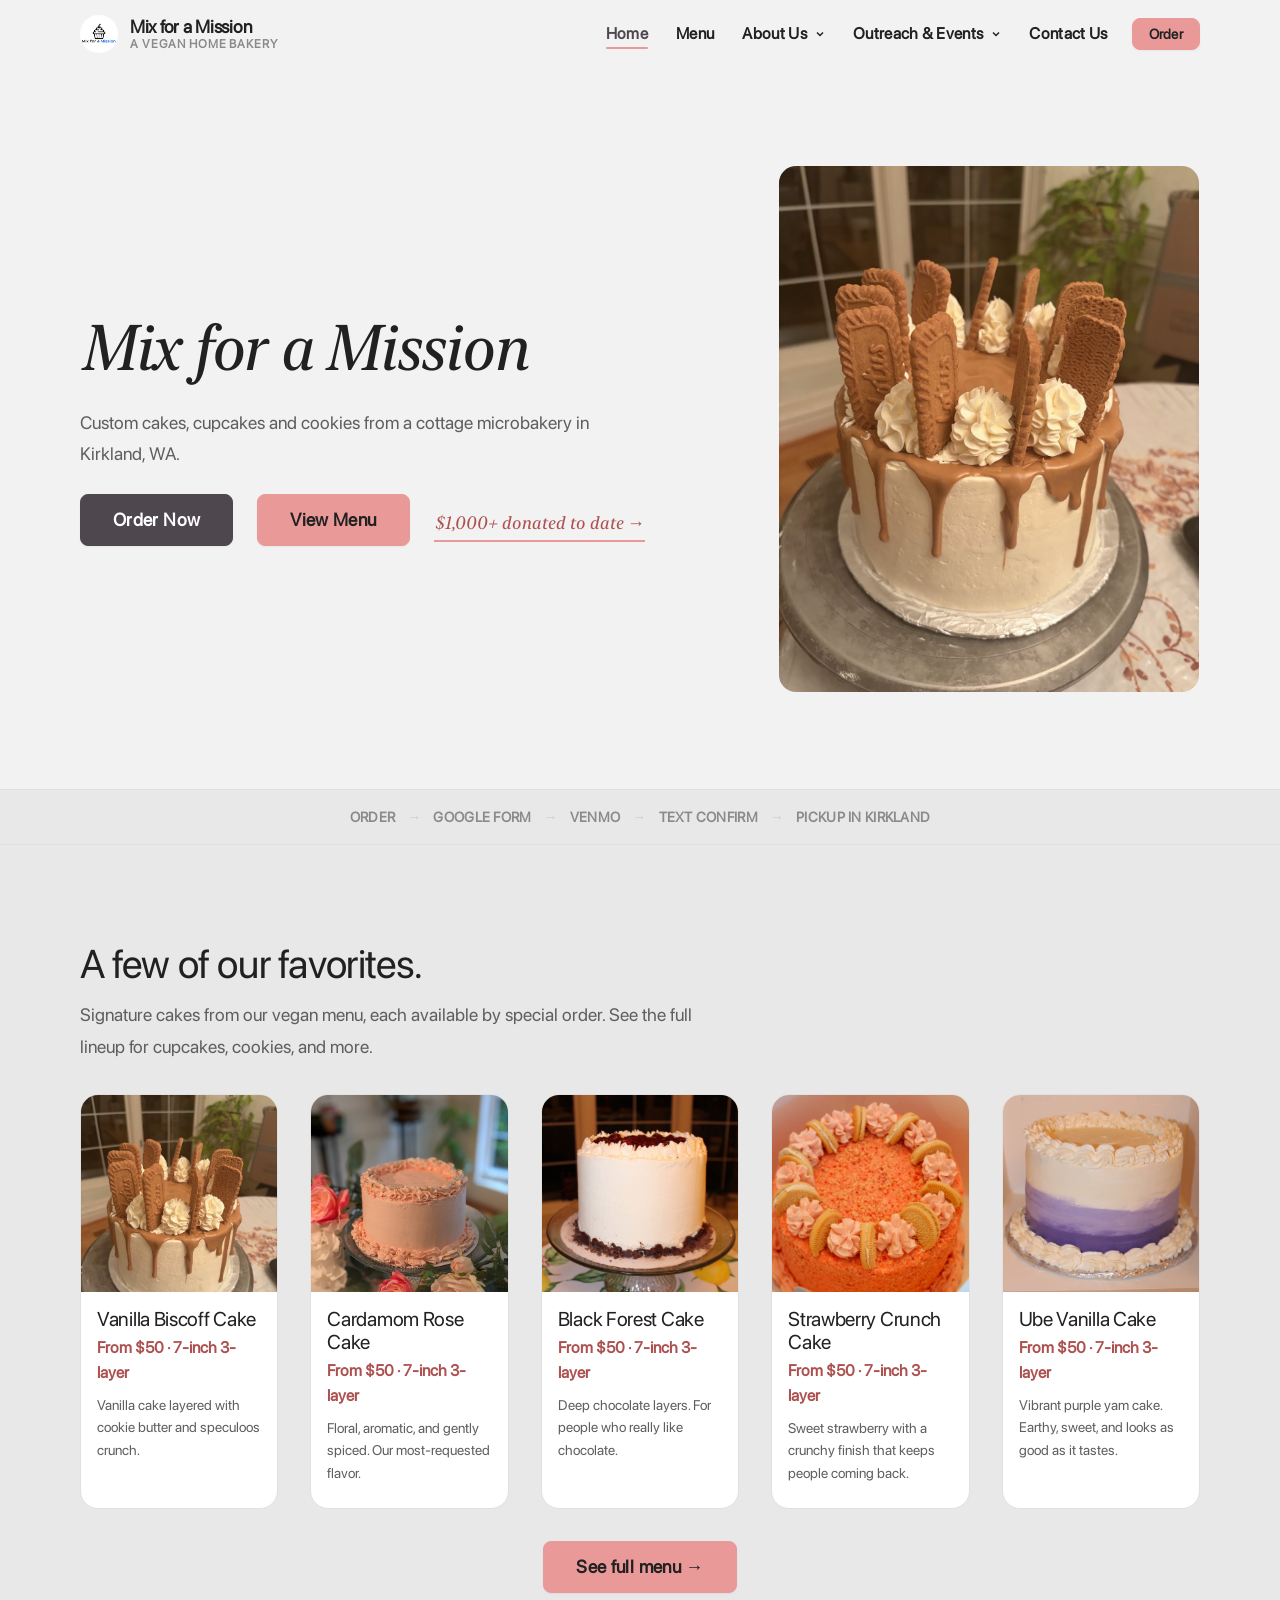
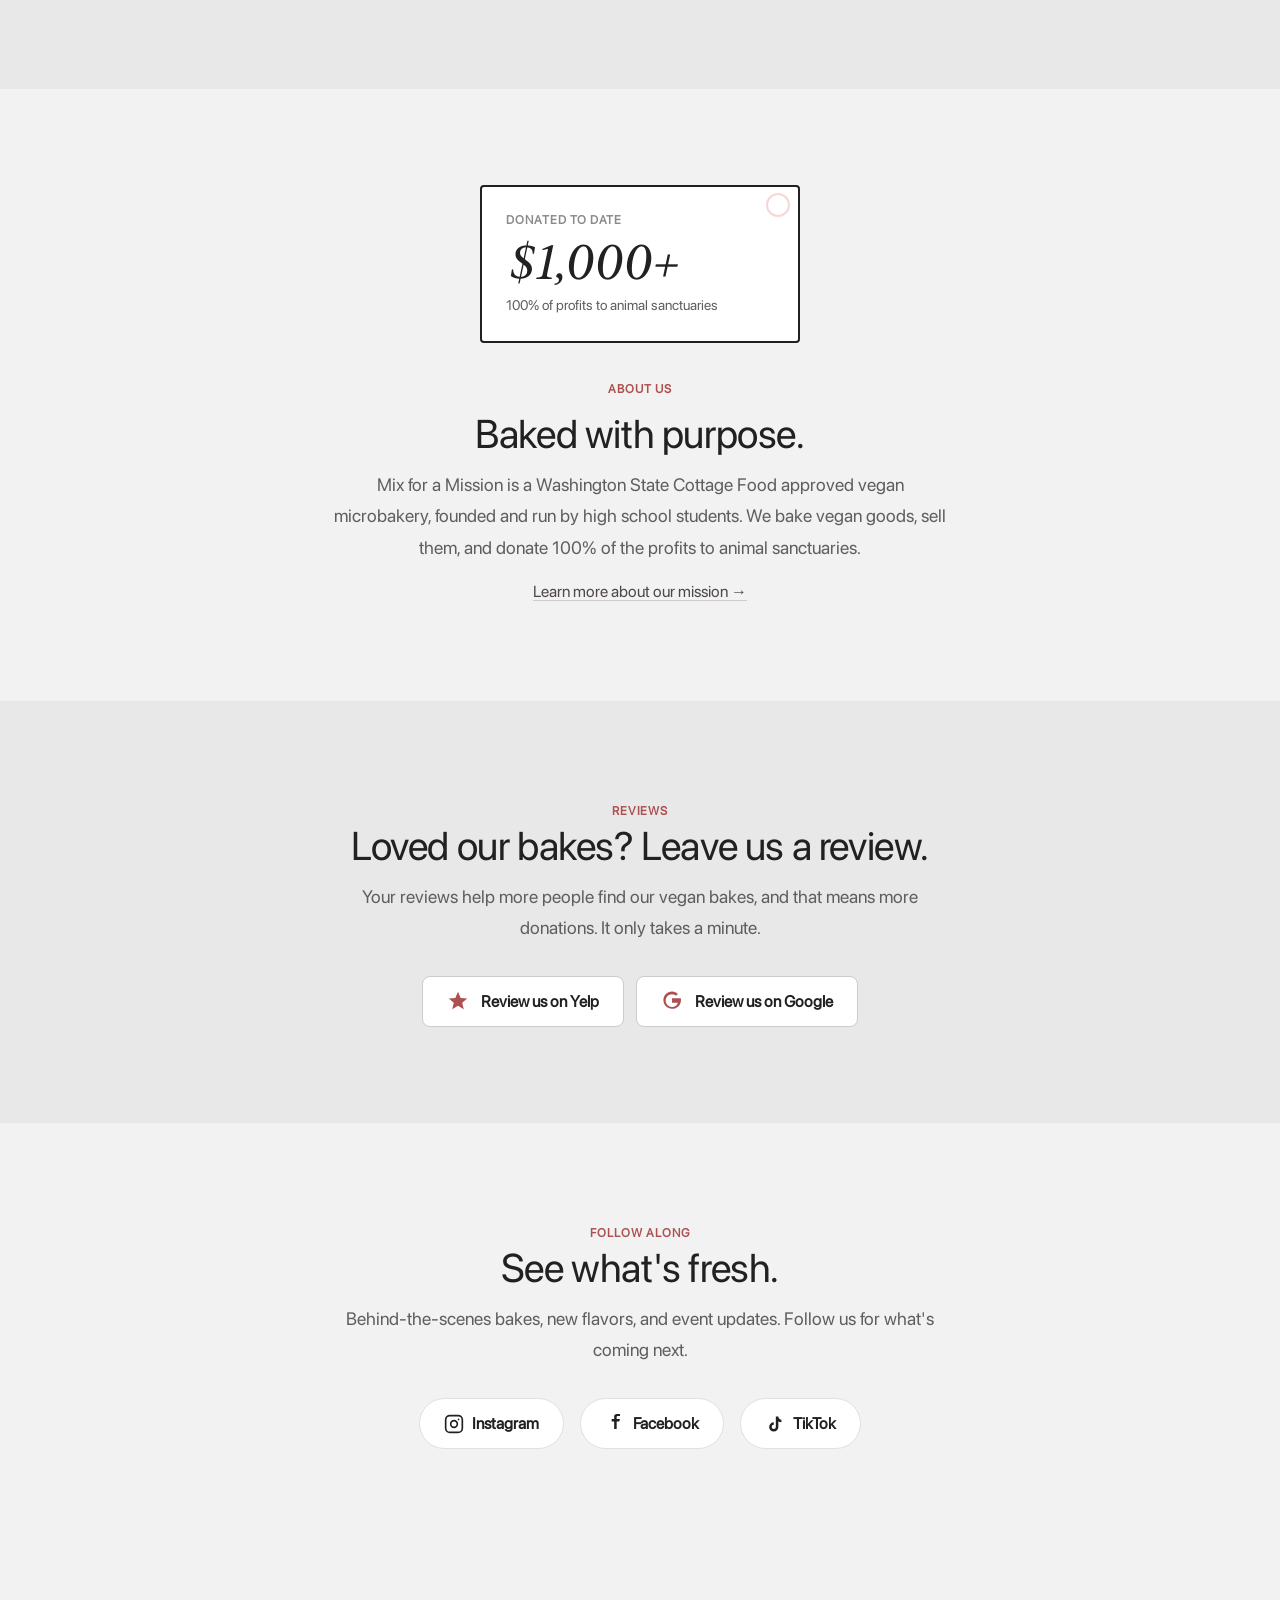
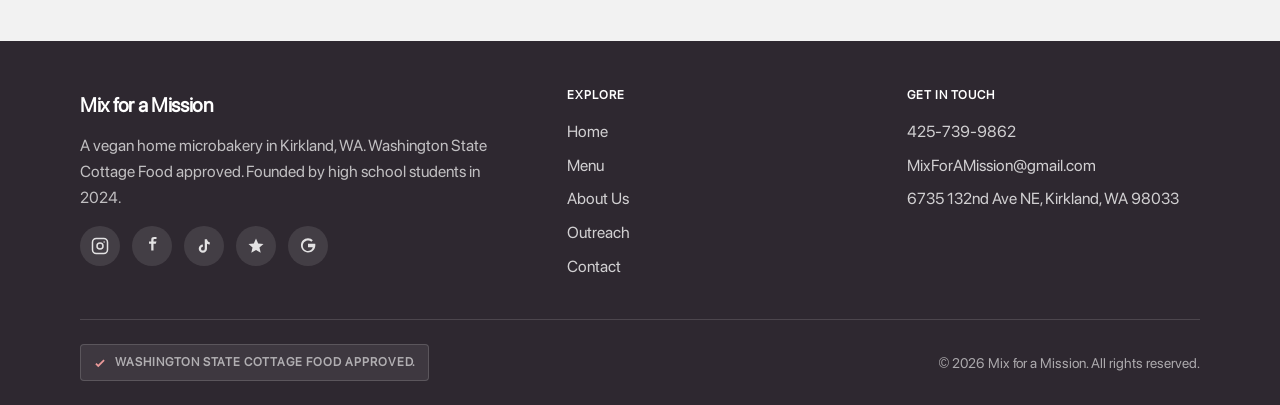
<file: index.html>
<!DOCTYPE html>
<html lang="en">
<head>
  <meta charset="UTF-8" />
  <meta name="viewport" content="width=device-width, initial-scale=1.0" />
  <title>Mix for a Mission: A Vegan Home Bakery</title>
  <meta name="description" content="Order custom vegan cakes, cupcakes &amp; cookies from Mix for a Mission in Kirkland, WA. 100% of every order's profits are donated to animal sanctuaries." />
  <meta name="theme-color" content="#2f4a3a" />
  <link rel="canonical" href="https://mixforamission.github.io/" />

  <meta property="og:title" content="Mix for a Mission: A Vegan Home Bakery" />
  <meta property="og:type" content="website" />
  <!-- TODO: replace with a dedicated 1200×630 og-image when available -->
  <meta property="og:image" content="https://mixforamission.com/assets/icons/logo.jpeg" />

  <script type="application/ld+json">
  {
    "@context": "https://schema.org",
    "@type": "Bakery",
    "name": "Mix for a Mission",
    "description": "A vegan home microbakery in Kirkland, WA. Custom vegan cakes, cupcakes, and cookies baked to order — 100% of profits donated to animal sanctuaries.",
    "url": "https://mixforamission.github.io",
    "image": "https://mixforamission.github.io/assets/images/cakes/biscoff.png",
    "logo": "https://mixforamission.github.io/assets/icons/logo.jpeg",
    "telephone": "+14257399862",
    "email": "MixForAMission@gmail.com",
    "priceRange": "$$",
    "servesCuisine": "Vegan",
    "foundingDate": "2024",
    "currenciesAccepted": "USD",
    "paymentAccepted": "Venmo",
    "areaServed": "Kirkland, WA",
    "hasMenu": "https://mixforamission.github.io/menu/",
    "address": {
      "@type": "PostalAddress",
      "streetAddress": "6735 132nd Ave NE",
      "addressLocality": "Kirkland",
      "addressRegion": "WA",
      "postalCode": "98033"
    },
    "geo": {
      "@type": "GeoCoordinates",
      "latitude": 47.66573,
      "longitude": -122.16467
    },
    "sameAs": [
      "https://instagram.com/mixforamission",
      "https://facebook.com/mixforamission",
      "https://www.tiktok.com/@mixforamission",
      "https://www.yelp.com/biz/mix-for-a-mission-kirkland"
    ]
  }
  </script>

  <!-- Fonts: self-hosted SF Pro Display + New York -->

  <link rel="stylesheet" href="css/styles.css" />
  <link rel="icon" href="assets/icons/logo.ico" />
</head>
<body>
  <a class="skip-link" href="#main">Skip to content</a>

  <!-- ============ HEADER (shared markup, inlined per page) ============ -->
  <header class="site-header">
    <div class="container header-inner">
      <a class="brand" href="./" aria-label="Mix for a Mission — home">
        <img class="brand-mark" src="assets/icons/logo.jpeg" alt="Mix for a Mission">
        <span class="brand-text">
          Mix for a Mission
          <small>A Vegan Home Bakery</small>
        </span>
      </a>

      <button class="nav-toggle" type="button" aria-expanded="false" aria-controls="primary-nav" aria-label="Menu">
        <span class="bar" aria-hidden="true"></span>
      </button>

      <nav class="primary-nav" id="primary-nav" aria-label="Primary">
        <ul class="nav-list">
          <li class="nav-item">
            <a class="nav-link is-active" href="./">Home</a>
          </li>
          <li class="nav-item">
            <a class="nav-link" href="menu/">Menu</a>
          </li>
          <li class="nav-item has-dropdown">
            <a class="nav-link has-caret" href="about/">
              About Us
              <svg class="caret" viewBox="0 0 10 10" fill="none" stroke="currentColor" stroke-width="1.5" aria-hidden="true"><path d="M2 3.5L5 6.5L8 3.5"/></svg>
            </a>
            <ul class="dropdown" aria-label="About Us">
              <li><a href="about/">Our Mission</a></li>
              <li><a href="about/donations/">Donations</a></li>
              <li><a href="board/">Board</a></li>
            </ul>
          </li>
          <li class="nav-item has-dropdown">
            <a class="nav-link has-caret" href="outreach/">
              Outreach &amp; Events
              <svg class="caret" viewBox="0 0 10 10" fill="none" stroke="currentColor" stroke-width="1.5" aria-hidden="true"><path d="M2 3.5L5 6.5L8 3.5"/></svg>
            </a>
            <ul class="dropdown" aria-label="Outreach &amp; Events">
              <li><a href="outreach/local-partnerships/">Local Partnerships</a></li>
            </ul>
          </li>
          <li class="nav-item">
            <a class="nav-link" href="contact/">Contact Us</a>
          </li>
        </ul>
        <!-- TODO: replace with the real Google Form URL -->
        <div class="nav-order">
          <a class="btn btn--secondary btn--sm" href="contact/#order-form">Order</a>
        </div>
      </nav>
    </div>
  </header>

  <main id="main">
    <!--
      ============================================================
      HOME PAGE CONTENT
      --------------------------------------------------------
      Sections: hero, featured menu teaser,
      about summary + stat, reviews/social proof, social row.
      ============================================================
    -->

    <!-- ===== HERO ===== -->
    <section class="hero" aria-labelledby="hero-heading">
      <div class="container hero-inner">
        <div class="hero-content">
          <h1 id="hero-heading"><span class="hero-line">Mix for a Mission</span></h1>
          <p class="lead">Custom cakes, cupcakes and cookies from a cottage microbakery in Kirkland, WA.</p>
          <div class="hero-actions">
            <!-- TODO: replace contact/#order-form with the real Google Form URL -->
            <a class="btn btn--primary btn--lg" href="contact/#order-form">Order Now</a>
            <a class="btn btn--secondary btn--lg" href="menu/">View Menu</a>
            <a class="hero-stat" href="about/donations/">$1,000+ donated to date &rarr;</a>
          </div>
        </div>
        <div class="hero-visual">
          <img src="assets/images/cakes/biscoff.png" alt="Vanilla Biscoff Cake by Mix for a Mission, a vegan cottage microbakery in Kirkland, WA">
        </div>
      </div>
    </section>

    <!-- ===== ORDER RECEIPT STRIP — signature element drawn from the
         actual business process: Google Form → Venmo → text confirm → pickup. ===== -->
    <div class="receipt-strip" aria-hidden="true">
      <div class="container">
        <span class="receipt-strip__inner">
          <span class="receipt-strip__item">Order</span>
          <span class="receipt-strip__sep">&rarr;</span>
          <span class="receipt-strip__item">Google Form</span>
          <span class="receipt-strip__sep">&rarr;</span>
          <span class="receipt-strip__item">Venmo</span>
          <span class="receipt-strip__sep">&rarr;</span>
          <span class="receipt-strip__item">Text Confirm</span>
          <span class="receipt-strip__sep">&rarr;</span>
          <span class="receipt-strip__item">Pickup in Kirkland</span>
        </span>
      </div>
    </div>

    <!-- ===== FEATURED MENU TEASER ===== -->
    <section class="section section--alt" aria-labelledby="featured-heading">
      <div class="container">
        <div class="section-head">
          <h2 id="featured-heading">A few of our favorites.</h2>
          <p class="lead">Signature cakes from our vegan menu, each available by special order. See the full lineup for cupcakes, cookies, and more.</p>
        </div>

        <div class="featured-grid">
          <article class="product-card">
            <div class="product-card__media">
              <img src="assets/images/cakes/biscoff.png" alt="Vanilla Biscoff Cake" width="400" height="400" loading="lazy">
            </div>
            <div class="product-card__body">
              <h3>Vanilla Biscoff Cake</h3>
              <p class="price">From $50 · 7-inch 3-layer</p>
              <p class="desc">Vanilla cake layered with cookie butter and speculoos crunch.</p>
            </div>
          </article>

          <article class="product-card">
            <div class="product-card__media">
              <img src="assets/images/cakes/cardamomrose.png" alt="Cardamom Rose Cake" width="400" height="400" loading="lazy">
            </div>
            <div class="product-card__body">
              <h3>Cardamom Rose Cake</h3>
              <p class="price">From $50 · 7-inch 3-layer</p>
              <p class="desc">Floral, aromatic, and gently spiced. Our most-requested flavor.</p>
            </div>
          </article>

          <article class="product-card">
            <div class="product-card__media">
              <img src="assets/images/cakes/blackforest.png" alt="Black Forest Cake" width="400" height="400" loading="lazy">
            </div>
            <div class="product-card__body">
              <h3>Black Forest Cake</h3>
              <p class="price">From $50 · 7-inch 3-layer</p>
              <p class="desc">Deep chocolate layers. For people who really like chocolate.</p>
            </div>
          </article>

          <article class="product-card">
            <div class="product-card__media">
              <img src="assets/images/cakes/strawberrycrunch.png" alt="Strawberry Crunch Cake" width="400" height="400" loading="lazy">
            </div>
            <div class="product-card__body">
              <h3>Strawberry Crunch Cake</h3>
              <p class="price">From $50 · 7-inch 3-layer</p>
              <p class="desc">Sweet strawberry with a crunchy finish that keeps people coming back.</p>
            </div>
          </article>

          <article class="product-card">
            <div class="product-card__media">
              <img src="assets/images/cakes/ube.png" alt="Ube Vanilla Cake" width="400" height="400" loading="lazy">
            </div>
            <div class="product-card__body">
              <h3>Ube Vanilla Cake</h3>
              <p class="price">From $50 · 7-inch 3-layer</p>
              <p class="desc">Vibrant purple yam cake. Earthy, sweet, and looks as good as it tastes.</p>
            </div>
          </article>
        </div>

        <div class="cta-row">
          <a class="btn btn--secondary btn--lg" href="menu/">See full menu &rarr;</a>
        </div>
      </div>
    </section>

    <!-- ===== ABOUT US SUMMARY + STAT ===== -->
    <section class="section" aria-labelledby="about-heading">
      <div class="container container--narrow">
        <div class="label-stamp label-stamp--centered">
          <span class="label-stamp__overline">Donated to date</span>
          <span class="label-stamp__num"><a href="about/donations/">$1,000+</a></span>
          <span class="label-stamp__note">100% of profits to animal sanctuaries</span>
        </div>
        <div class="about-summary">
          <span class="eyebrow">About Us</span>
          <h2 id="about-heading">Baked with purpose.</h2>
          <p class="lead">Mix for a Mission is a Washington State Cottage Food approved vegan microbakery, founded and run by high school students. We bake vegan goods, sell them, and donate 100% of the profits to animal sanctuaries.</p>
          <p><a href="about/">Learn more about our mission &rarr;</a></p>
        </div>
      </div>
    </section>

    <!-- ===== REVIEWS / SOCIAL PROOF ===== -->
    <section class="section section--alt" aria-labelledby="reviews-heading">
      <div class="container reviews">
        <div class="section-head section-head--center">
          <span class="eyebrow">Reviews</span>
          <h2 id="reviews-heading">Loved our bakes? Leave us a review.</h2>
          <p class="lead">Your reviews help more people find our vegan bakes, and that means more donations. It only takes a minute.</p>
        </div>
        <div class="reviews-actions">
          <a class="review-link" href="https://www.yelp.com/biz/mix-for-a-mission-kirkland" target="_blank" rel="noopener">
            <svg class="ico" viewBox="0 0 24 24" fill="currentColor" aria-hidden="true"><path d="M12 2l2.9 6.6 7.1.6-5.4 4.7 1.7 7L12 17.3 5.7 21l1.7-7L2 9.2l7.1-.6L12 2z"/></svg>
            Review us on Yelp
          </a>
          <a class="review-link" href="https://g.page/r/CeCBfKI9pxDIEAI/review" target="_blank" rel="noopener">
            <svg class="ico" viewBox="0 0 24 24" fill="currentColor" aria-hidden="true"><path d="M12 11v2.8h6.3c-.3 1.6-2 4.7-6.3 4.7-3.8 0-6.9-3.1-6.9-7s3.1-7 6.9-7c2.2 0 3.6.9 4.4 1.7l2-1.9C16.9 2.4 14.7 1.5 12 1.5 6.8 1.5 2.6 5.7 2.6 11S6.8 20.5 12 20.5c5.9 0 9.8-4.1 9.8-9.9 0-.7-.1-1.2-.2-1.6H12z"/></svg>
            Review us on Google
          </a>
        </div>
      </div>
    </section>

    <!-- ===== SOCIAL ROW ===== -->
    <section class="section" aria-labelledby="social-heading">
      <div class="container social-highlight">
        <div class="section-head section-head--center">
          <span class="eyebrow">Follow Along</span>
          <h2 id="social-heading">See what's fresh.</h2>
          <p class="lead">Behind-the-scenes bakes, new flavors, and event updates. Follow us for what's coming next.</p>
        </div>
        <div class="social-highlight-row">
          <a href="https://instagram.com/mixforamission" target="_blank" rel="noopener">
            <svg class="ico" viewBox="0 0 24 24" fill="none" stroke="currentColor" stroke-width="2" aria-hidden="true"><rect x="2" y="2" width="20" height="20" rx="5"/><circle cx="12" cy="12" r="4"/><circle cx="17.5" cy="6.5" r="1" fill="currentColor" stroke="none"/></svg>
            Instagram
          </a>
          <a href="https://facebook.com/mixforamission" target="_blank" rel="noopener">
            <svg class="ico" viewBox="0 0 24 24" fill="currentColor" aria-hidden="true"><path d="M14 9h3l1-3h-4V4c0-1 .3-1.5 1.7-1.5H18V0h-3C11.5 0 11 1.8 11 3.5V6H8v3h3v9h3V9z"/></svg>
            Facebook
          </a>
          <a href="https://www.tiktok.com/@mixforamission" target="_blank" rel="noopener">
            <svg class="ico" viewBox="0 0 24 24" fill="currentColor" aria-hidden="true"><path d="M16 3c.3 2.1 1.6 3.7 3.7 4v3c-1.4 0-2.7-.4-3.7-1v6.5A5.5 5.5 0 1 1 10.5 10v3a2.5 2.5 0 1 0 2.5 2.5V3h3z"/></svg>
            TikTok
          </a>
        </div>
      </div>
    </section>
  </main>

  <!-- ============ FOOTER (shared markup, inlined per page) ============ -->
  <footer class="site-footer">
    <div class="container">
      <div class="footer-grid">
        <div>
          <div class="footer-brand">Mix for a Mission</div>
          <p>A vegan home microbakery in Kirkland, WA. Washington State Cottage Food approved. Founded by high school students in 2024.</p>
          <div class="footer-social">
            <a href="https://instagram.com/mixforamission" target="_blank" rel="noopener" aria-label="Instagram">
              <svg width="18" height="18" viewBox="0 0 24 24" fill="none" stroke="currentColor" stroke-width="2" aria-hidden="true"><rect x="2" y="2" width="20" height="20" rx="5"/><circle cx="12" cy="12" r="4"/><circle cx="17.5" cy="6.5" r="1" fill="currentColor" stroke="none"/></svg>
            </a>
            <a href="https://facebook.com/mixforamission" target="_blank" rel="noopener" aria-label="Facebook">
              <svg width="18" height="18" viewBox="0 0 24 24" fill="currentColor" aria-hidden="true"><path d="M14 9h3l1-3h-4V4c0-1 .3-1.5 1.7-1.5H18V0h-3C11.5 0 11 1.8 11 3.5V6H8v3h3v9h3V9z"/></svg>
            </a>
            <a href="https://www.tiktok.com/@mixforamission" target="_blank" rel="noopener" aria-label="TikTok">
              <svg width="18" height="18" viewBox="0 0 24 24" fill="currentColor" aria-hidden="true"><path d="M16 3c.3 2.1 1.6 3.7 3.7 4v3c-1.4 0-2.7-.4-3.7-1v6.5A5.5 5.5 0 1 1 10.5 10v3a2.5 2.5 0 1 0 2.5 2.5V3h3z"/></svg>
            </a>
            <a href="https://www.yelp.com/biz/mix-for-a-mission-kirkland" target="_blank" rel="noopener" aria-label="Yelp">
              <svg width="18" height="18" viewBox="0 0 24 24" fill="currentColor" aria-hidden="true"><path d="M12 2l2.9 6.6 7.1.6-5.4 4.7 1.7 7L12 17.3 5.7 21l1.7-7L2 9.2l7.1-.6L12 2z"/></svg>
            </a>
            <a href="https://g.page/r/CeCBfKI9pxDIEAI/review" target="_blank" rel="noopener" aria-label="Google Reviews">
              <svg width="18" height="18" viewBox="0 0 24 24" fill="currentColor" aria-hidden="true"><path d="M12 11v2.8h6.3c-.3 1.6-2 4.7-6.3 4.7-3.8 0-6.9-3.1-6.9-7s3.1-7 6.9-7c2.2 0 3.6.9 4.4 1.7l2-1.9C16.9 2.4 14.7 1.5 12 1.5 6.8 1.5 2.6 5.7 2.6 11S6.8 20.5 12 20.5c5.9 0 9.8-4.1 9.8-9.9 0-.7-.1-1.2-.2-1.6H12z"/></svg>
            </a>
          </div>
        </div>
        <nav aria-label="Footer">
          <h2 class="footer-heading">Explore</h2>
          <ul class="footer-list">
            <li><a href="./">Home</a></li>
            <li><a href="menu/">Menu</a></li>
            <li><a href="about/">About Us</a></li>
            <li><a href="outreach/">Outreach</a></li>
            <li><a href="contact/">Contact</a></li>
          </ul>
        </nav>
        <div>
          <h2 class="footer-heading">Get in touch</h2>
          <ul class="footer-list">
            <li><a href="tel:+14257399862">425-739-9862</a></li>
            <li><a href="mailto:MixForAMission@gmail.com">MixForAMission@gmail.com</a></li>
            <li class="addr">6735 132nd Ave NE, Kirkland, WA 98033</li>
          </ul>
        </div>
      </div>
      <div class="footer-bottom">
        <span class="footer-approval">
          <svg class="check" viewBox="0 0 24 24" fill="none" stroke="currentColor" stroke-width="3" aria-hidden="true"><path d="M5 13l4 4L19 7"/></svg>
          Washington State Cottage Food Approved.
        </span>
        <span>© <span data-year>2024</span> Mix for a Mission. All rights reserved.</span>
      </div>
    </div>
  </footer>

  <script src="js/main.js"></script>
</body>
</html>
</file>
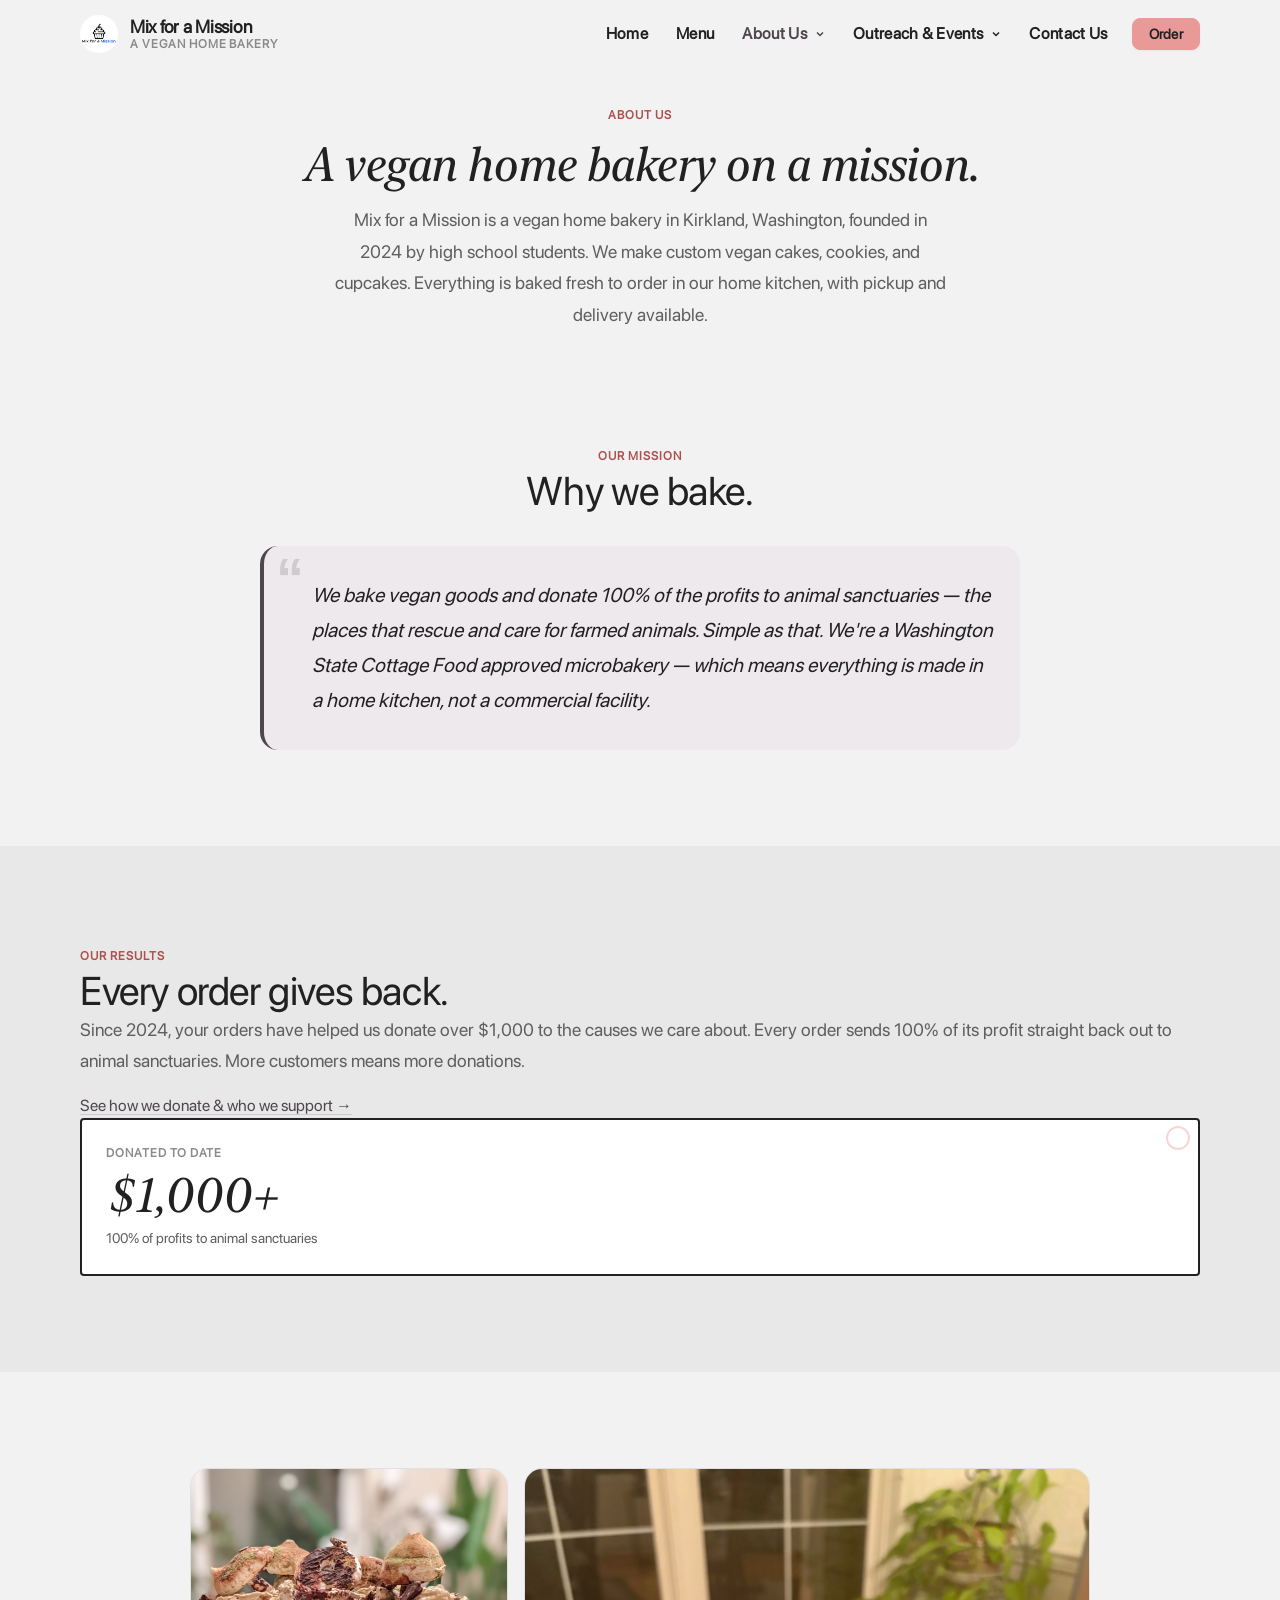
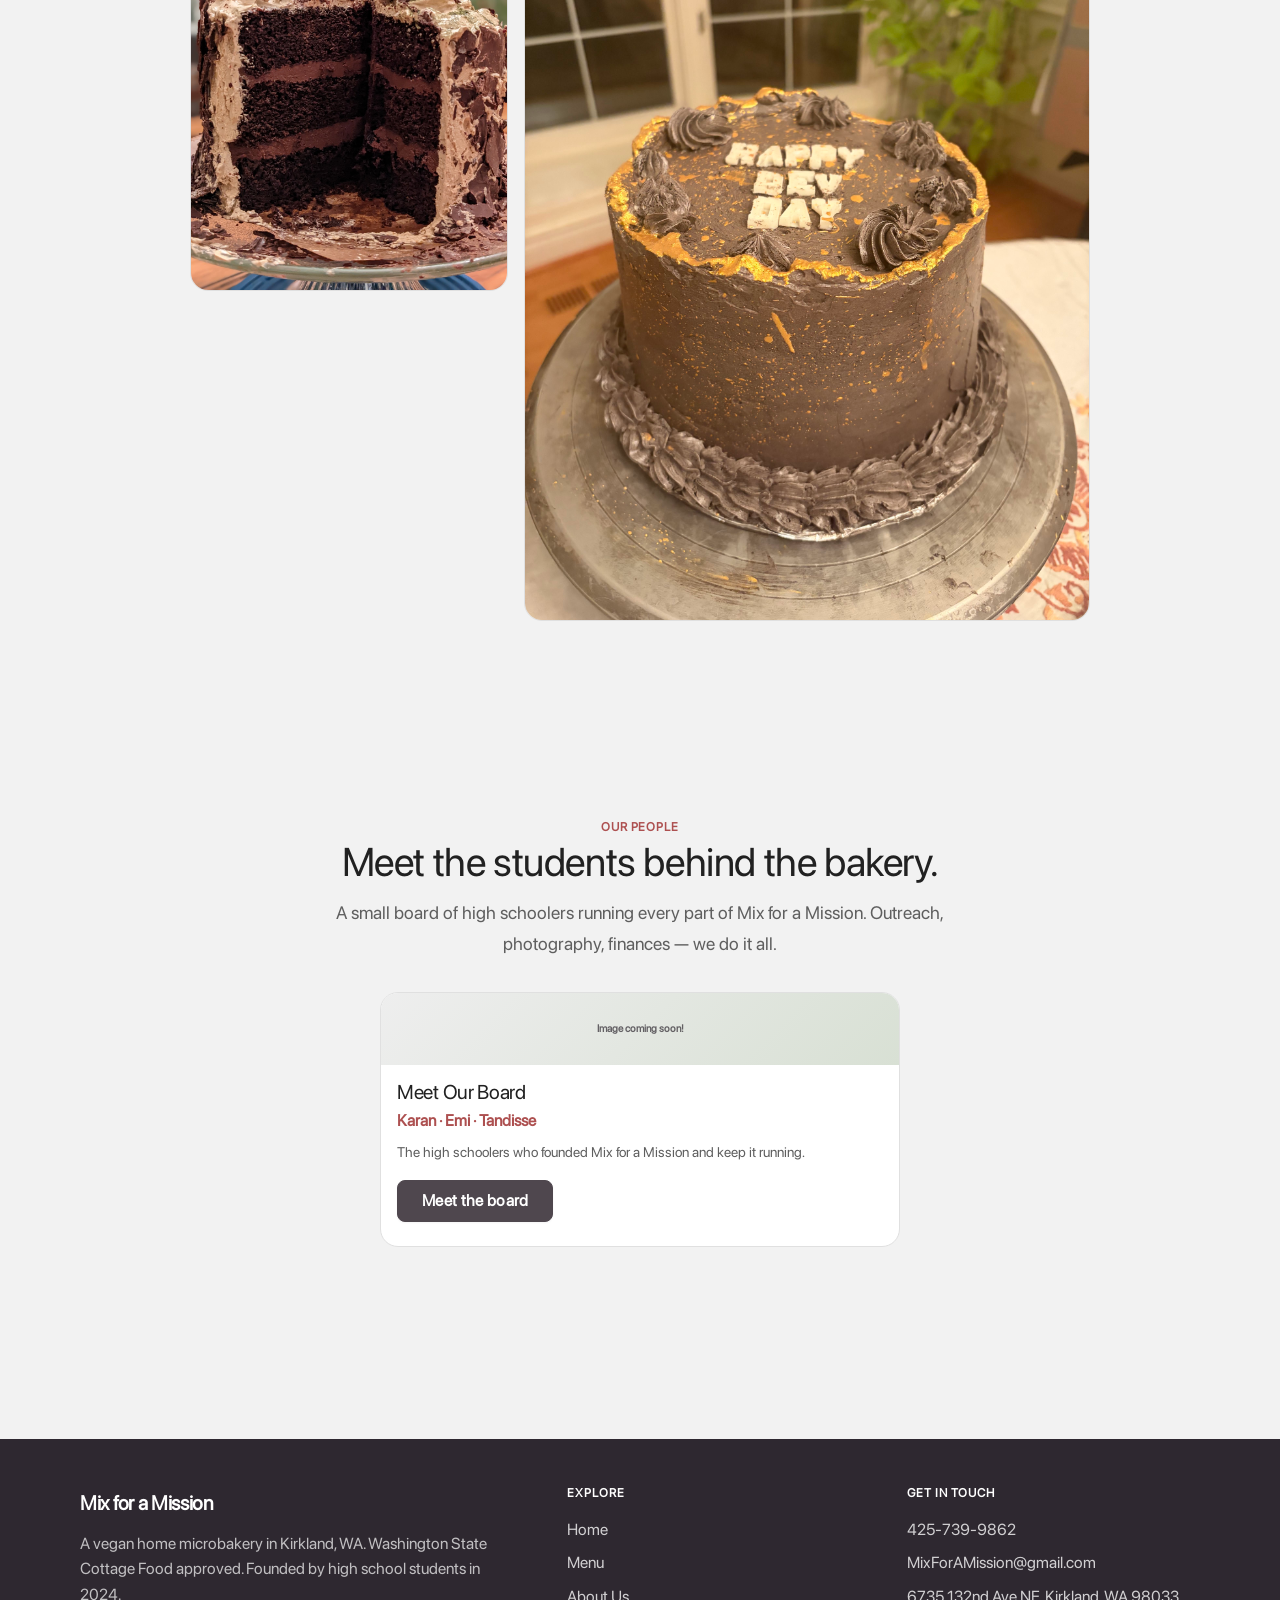
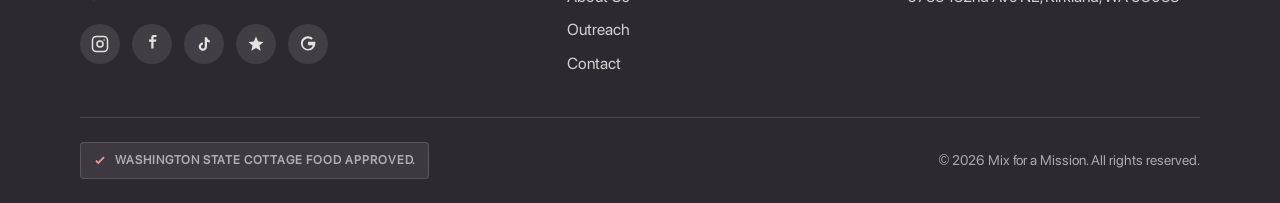
<file: about/index.html>
<!DOCTYPE html>
<html lang="en">
<head>
  <meta charset="UTF-8" />
  <meta name="viewport" content="width=device-width, initial-scale=1.0" />
  <title>About Us: Our Story &amp; Mission | Mix for a Mission</title>
  <meta name="description" content="A vegan home bakery in Kirkland, WA, founded by high school students. We bake custom vegan cakes, cookies &amp; cupcakes — 100% of profits go to animal sanctuaries." />
  <meta name="theme-color" content="#2f4a3a" />
  <link rel="canonical" href="https://mixforamission.github.io/about/" />


  <link rel="stylesheet" href="../css/styles.css" />
  <link rel="icon" href="../assets/icons/logo.ico" />
</head>
<body>
  <a class="skip-link" href="#main">Skip to content</a>

  <header class="site-header">
    <div class="container header-inner">
      <a class="brand" href="../" aria-label="Mix for a Mission — home">
        <img class="brand-mark" src="../assets/icons/logo.jpeg" alt="Mix for a Mission">
        <span class="brand-text">
          Mix for a Mission
          <small>A Vegan Home Bakery</small>
        </span>
      </a>
      <button class="nav-toggle" type="button" aria-expanded="false" aria-controls="primary-nav" aria-label="Menu">
        <span class="bar" aria-hidden="true"></span>
      </button>
      <nav class="primary-nav" id="primary-nav" aria-label="Primary">
        <ul class="nav-list">
          <li class="nav-item"><a class="nav-link" href="../">Home</a></li>
          <li class="nav-item"><a class="nav-link" href="../menu/">Menu</a></li>
          <li class="nav-item has-dropdown">
            <a class="nav-link has-caret is-current" href="./">About Us<svg class="caret" viewBox="0 0 10 10" fill="none" stroke="currentColor" stroke-width="1.5" aria-hidden="true"><path d="M2 3.5L5 6.5L8 3.5"/></svg></a>
            <ul class="dropdown" aria-label="About Us">
              <li><a class="is-active" href="./">Our Mission</a></li>
              <li><a href="donations/">Donations</a></li>
              <li><a href="../board/">Board</a></li>
            </ul>
          </li>
          <li class="nav-item has-dropdown">
            <a class="nav-link has-caret" href="../outreach/">Outreach &amp; Events<svg class="caret" viewBox="0 0 10 10" fill="none" stroke="currentColor" stroke-width="1.5" aria-hidden="true"><path d="M2 3.5L5 6.5L8 3.5"/></svg></a>
            <ul class="dropdown" aria-label="Outreach &amp; Events">
              <li><a href="../outreach/local-partnerships/">Local Partnerships</a></li>
            </ul>
          </li>
          <li class="nav-item"><a class="nav-link" href="../contact/">Contact Us</a></li>
        </ul>
        <!-- TODO: replace with the real Google Form URL -->
        <div class="nav-order"><a class="btn btn--secondary btn--sm" href="../contact/#order-form">Order</a></div>
      </nav>
    </div>
  </header>

  <main id="main">
    <!--
      ============================================================
      ABOUT US — hub/summary page
      --------------------------------------------------------
      Intro, full mission statement, Our Results stat, and a
      Meet Our Board CTA card. Donations and Board get their own
      dedicated sub-pages (linked from here).
      ============================================================
    -->

    <!-- ===== Page intro ===== -->
    <section class="page-intro" aria-labelledby="about-title">
      <div class="container">
        <span class="eyebrow">About Us</span>
        <h1 id="about-title">A vegan home bakery on a mission.</h1>
        <p class="lead">Mix for a Mission is a vegan home bakery in Kirkland, Washington, founded in 2024 by high school students. We make custom vegan cakes, cookies, and cupcakes. Everything is baked fresh to order in our home kitchen, with pickup and delivery available.</p>
      </div>
    </section>

    <!-- ===== Mission statement ===== -->
    <section class="section" aria-labelledby="mission-heading">
      <div class="container">
        <div class="section-head section-head--center">
          <span class="eyebrow">Our Mission</span>
          <h2 id="mission-heading">Why we bake.</h2>
        </div>
        <blockquote class="mission-quote">
          <p>We bake vegan goods and donate 100% of the profits to animal sanctuaries — the places that rescue and care for farmed animals. Simple as that. We're a Washington State Cottage Food approved microbakery — which means everything is made in a home kitchen, not a commercial facility.</p>
        </blockquote>
      </div>
    </section>

    <!-- ===== Our Results ===== -->
    <section class="section section--alt" aria-labelledby="results-heading">
      <div class="container">
        <div class="about-split">
          <div>
            <span class="eyebrow">Our Results</span>
            <h2 id="results-heading">Every order gives back.</h2>
            <p class="lead">Since 2024, your orders have helped us donate over $1,000 to the causes we care about. Every order sends 100% of its profit straight back out to animal sanctuaries. More customers means more donations.</p>
            <p><a href="donations/">See how we donate &amp; who we support &rarr;</a></p>
          </div>
          <div class="label-stamp">
            <span class="label-stamp__overline">Donated to date</span>
            <span class="label-stamp__num"><a href="donations/">$1,000+</a></span>
            <span class="label-stamp__note">100% of profits to animal sanctuaries</span>
          </div>
        </div>
      </div>
    </section>

    <!-- ===== Bakery photos ===== -->
    <section class="section">
      <div class="container">
        <div class="about-photos">
          <img src="../assets/images/general/general2.png" alt="An assortment of Mix for a Mission baked goods" width="1146" height="1528" loading="lazy">
          <img src="../assets/images/general/general3.jpg" alt="Vegan cakes and treats made by Mix for a Mission" width="4618" height="3464" loading="lazy">
        </div>
      </div>
    </section>

    <!-- ===== Meet Our Board CTA card ===== -->
    <section class="section" aria-labelledby="board-heading">
      <div class="container">
        <div class="section-head section-head--center">
          <span class="eyebrow">Our People</span>
          <h2 id="board-heading">Meet the students behind the bakery.</h2>
          <p class="lead">A small board of high schoolers running every part of Mix for a Mission. Outreach, photography, finances — we do it all.</p>
        </div>
        <div class="cta-card-wrap">
          <!-- TODO: replace placeholder media with <img src="../assets/images/team.jpg"> -->
          <article class="product-card">
            <div class="product-card__media product-card__media--sage" role="img" aria-label="Placeholder for a team photo of the Mix for a Mission board">
              <span class="placeholder-label">Image coming soon!</span>
            </div>
            <div class="product-card__body">
              <h3>Meet Our Board</h3>
              <p class="price">Karan &middot; Emi &middot; Tandisse</p>
              <p class="desc">The high schoolers who founded Mix for a Mission and keep it running.</p>
              <div class="cta-row cta-row--left">
                <a class="btn btn--primary" href="../board/">Meet the board</a>
              </div>
            </div>
          </article>
        </div>
      </div>
    </section>
  </main>

  <footer class="site-footer">
    <div class="container">
      <div class="footer-grid">
        <div>
          <div class="footer-brand">Mix for a Mission</div>
          <p>A vegan home microbakery in Kirkland, WA. Washington State Cottage Food approved. Founded by high school students in 2024.</p>
          <div class="footer-social">
            <a href="https://instagram.com/mixforamission" target="_blank" rel="noopener" aria-label="Instagram"><svg width="18" height="18" viewBox="0 0 24 24" fill="none" stroke="currentColor" stroke-width="2" aria-hidden="true"><rect x="2" y="2" width="20" height="20" rx="5"/><circle cx="12" cy="12" r="4"/><circle cx="17.5" cy="6.5" r="1" fill="currentColor" stroke="none"/></svg></a>
            <a href="https://facebook.com/mixforamission" target="_blank" rel="noopener" aria-label="Facebook"><svg width="18" height="18" viewBox="0 0 24 24" fill="currentColor" aria-hidden="true"><path d="M14 9h3l1-3h-4V4c0-1 .3-1.5 1.7-1.5H18V0h-3C11.5 0 11 1.8 11 3.5V6H8v3h3v9h3V9z"/></svg></a>
            <a href="https://www.tiktok.com/@mixforamission" target="_blank" rel="noopener" aria-label="TikTok"><svg width="18" height="18" viewBox="0 0 24 24" fill="currentColor" aria-hidden="true"><path d="M16 3c.3 2.1 1.6 3.7 3.7 4v3c-1.4 0-2.7-.4-3.7-1v6.5A5.5 5.5 0 1 1 10.5 10v3a2.5 2.5 0 1 0 2.5 2.5V3h3z"/></svg></a>
            <a href="https://www.yelp.com/biz/mix-for-a-mission-kirkland" target="_blank" rel="noopener" aria-label="Yelp"><svg width="18" height="18" viewBox="0 0 24 24" fill="currentColor" aria-hidden="true"><path d="M12 2l2.9 6.6 7.1.6-5.4 4.7 1.7 7L12 17.3 5.7 21l1.7-7L2 9.2l7.1-.6L12 2z"/></svg></a>
            <a href="https://g.page/r/CeCBfKI9pxDIEAI/review" target="_blank" rel="noopener" aria-label="Google Reviews"><svg width="18" height="18" viewBox="0 0 24 24" fill="currentColor" aria-hidden="true"><path d="M12 11v2.8h6.3c-.3 1.6-2 4.7-6.3 4.7-3.8 0-6.9-3.1-6.9-7s3.1-7 6.9-7c2.2 0 3.6.9 4.4 1.7l2-1.9C16.9 2.4 14.7 1.5 12 1.5 6.8 1.5 2.6 5.7 2.6 11S6.8 20.5 12 20.5c5.9 0 9.8-4.1 9.8-9.9 0-.7-.1-1.2-.2-1.6H12z"/></svg></a>
          </div>
        </div>
        <nav aria-label="Footer">
          <h2 class="footer-heading">Explore</h2>
          <ul class="footer-list">
            <li><a href="../">Home</a></li>
            <li><a href="../menu/">Menu</a></li>
            <li><a href="./">About Us</a></li>
            <li><a href="../outreach/">Outreach</a></li>
            <li><a href="../contact/">Contact</a></li>
          </ul>
        </nav>
        <div>
          <h2 class="footer-heading">Get in touch</h2>
          <ul class="footer-list">
            <li><a href="tel:+14257399862">425-739-9862</a></li>
            <li><a href="mailto:MixForAMission@gmail.com">MixForAMission@gmail.com</a></li>
            <li class="addr">6735 132nd Ave NE, Kirkland, WA 98033</li>
          </ul>
        </div>
      </div>
      <div class="footer-bottom">
        <span class="footer-approval"><svg class="check" viewBox="0 0 24 24" fill="none" stroke="currentColor" stroke-width="3" aria-hidden="true"><path d="M5 13l4 4L19 7"/></svg>Washington State Cottage Food Approved.</span>
        <span>© <span data-year>2024</span> Mix for a Mission. All rights reserved.</span>
      </div>
    </div>
  </footer>

  <script src="../js/main.js"></script>
</body>
</html>
</file>
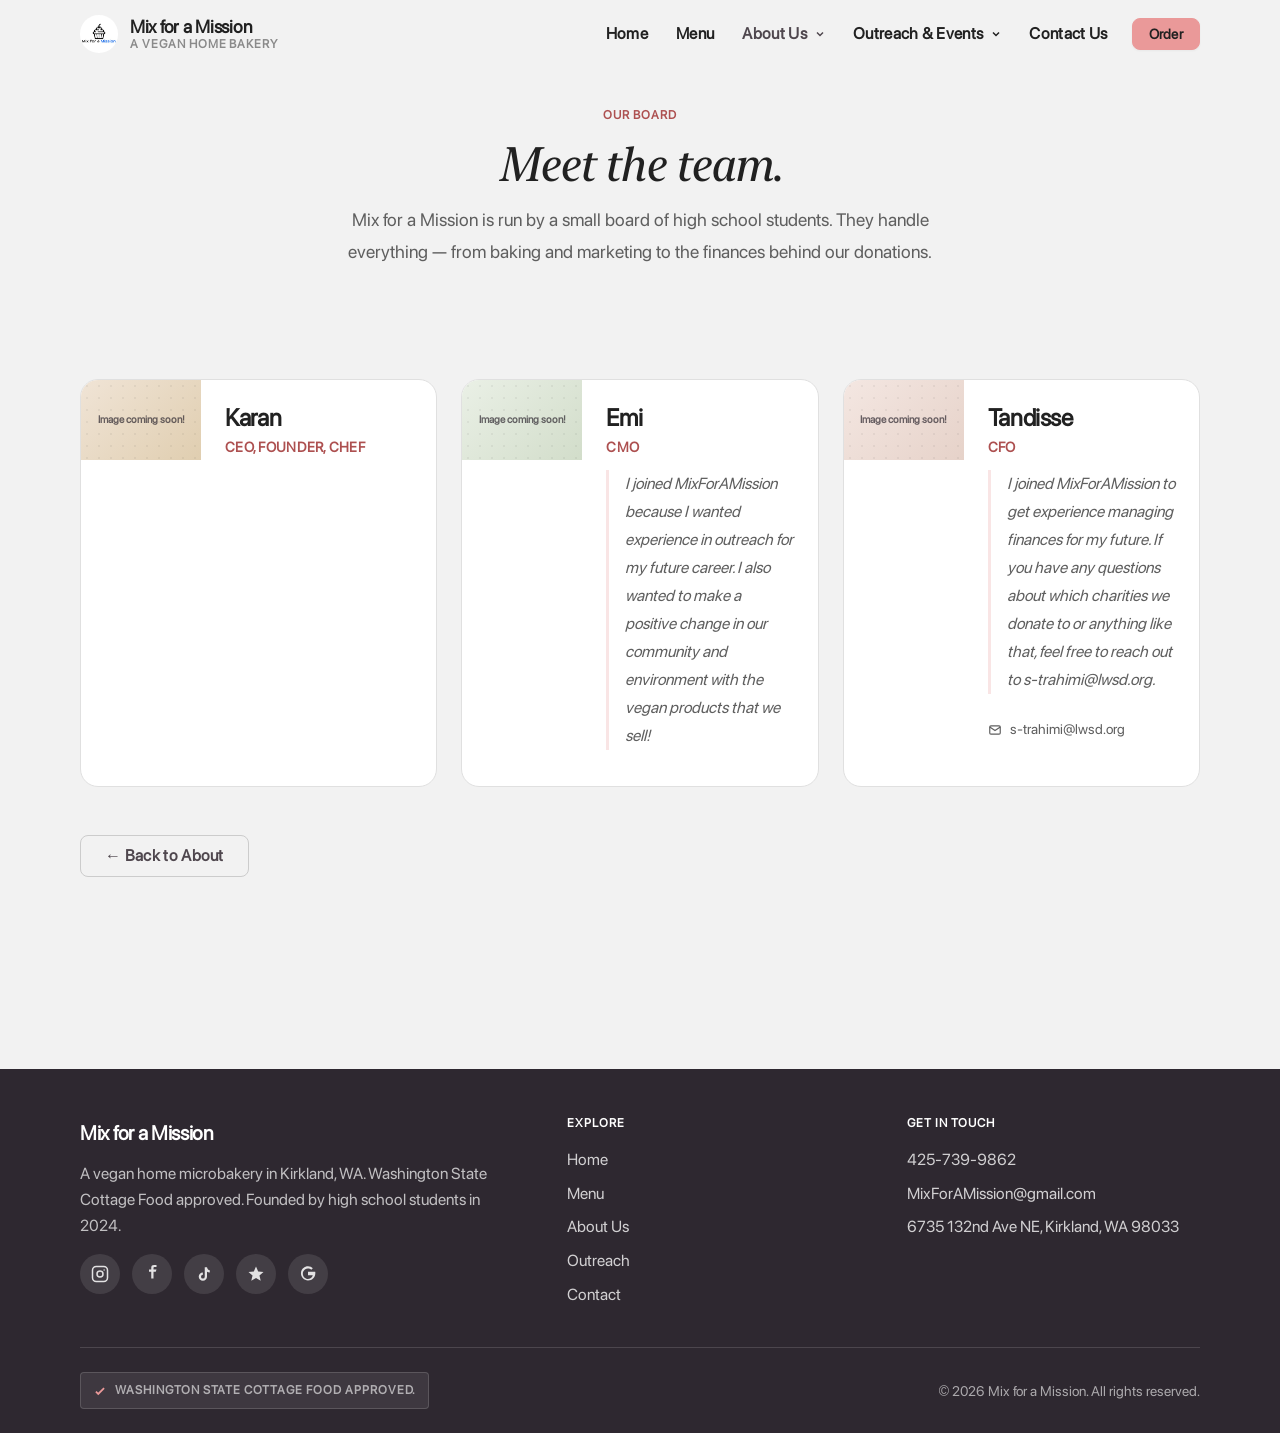
<file: board/index.html>
<!DOCTYPE html>
<html lang="en">
<head>
  <meta charset="UTF-8" />
  <meta name="viewport" content="width=device-width, initial-scale=1.0" />
  <title>Meet the Board | Mix for a Mission</title>
  <meta name="description" content="Meet the student board behind Mix for a Mission — the high schoolers who founded and run our vegan home bakery in Kirkland, WA." />
  <meta name="theme-color" content="#2f4a3a" />
  <link rel="canonical" href="https://mixforamission.github.io/board/" />


  <link rel="stylesheet" href="../css/styles.css" />
  <link rel="icon" href="../assets/icons/logo.ico" />
</head>
<body>
  <a class="skip-link" href="#main">Skip to content</a>

  <header class="site-header">
    <div class="container header-inner">
      <a class="brand" href="../" aria-label="Mix for a Mission — home">
        <img class="brand-mark" src="../assets/icons/logo.jpeg" alt="Mix for a Mission">
        <span class="brand-text">
          Mix for a Mission
          <small>A Vegan Home Bakery</small>
        </span>
      </a>
      <button class="nav-toggle" type="button" aria-expanded="false" aria-controls="primary-nav" aria-label="Menu">
        <span class="bar" aria-hidden="true"></span>
      </button>
      <nav class="primary-nav" id="primary-nav" aria-label="Primary">
        <ul class="nav-list">
          <li class="nav-item"><a class="nav-link" href="../">Home</a></li>
          <li class="nav-item"><a class="nav-link" href="../menu/">Menu</a></li>
          <li class="nav-item has-dropdown">
            <a class="nav-link has-caret is-current" href="../about/">About Us<svg class="caret" viewBox="0 0 10 10" fill="none" stroke="currentColor" stroke-width="1.5" aria-hidden="true"><path d="M2 3.5L5 6.5L8 3.5"/></svg></a>
            <ul class="dropdown" aria-label="About Us">
              <li><a href="../about/">Our Mission</a></li>
              <li><a href="../about/donations/">Donations</a></li>
              <li><a class="is-active" href="./">Board</a></li>
            </ul>
          </li>
          <li class="nav-item has-dropdown">
            <a class="nav-link has-caret" href="../outreach/">Outreach &amp; Events<svg class="caret" viewBox="0 0 10 10" fill="none" stroke="currentColor" stroke-width="1.5" aria-hidden="true"><path d="M2 3.5L5 6.5L8 3.5"/></svg></a>
            <ul class="dropdown" aria-label="Outreach &amp; Events">
              <li><a href="../outreach/local-partnerships/">Local Partnerships</a></li>
            </ul>
          </li>
          <li class="nav-item"><a class="nav-link" href="../contact/">Contact Us</a></li>
        </ul>
        <!-- TODO: replace with the real Google Form URL -->
        <div class="nav-order"><a class="btn btn--secondary btn--sm" href="../contact/#order-form">Order</a></div>
      </nav>
    </div>
  </header>

  <main id="main">
    <!--
      ============================================================
      BOARD — Meet the students behind Mix for a Mission
      --------------------------------------------------------
      A responsive team grid: 3 columns on desktop, stacks on
      mobile. One card per board member with a photo placeholder,
      name, role, and their quote exactly as given.
      ============================================================
    -->

    <!-- ===== Page intro ===== -->
    <section class="page-intro" aria-labelledby="board-title">
      <div class="container">
        <span class="eyebrow">Our Board</span>
        <h1 id="board-title">Meet the team.</h1>
        <p class="lead">Mix for a Mission is run by a small board of high school students. They handle everything &mdash; from baking and marketing to the finances behind our donations.</p>
      </div>
    </section>

    <!-- ===== Board grid ===== -->
    <section class="section" aria-labelledby="board-grid-heading">
      <h2 id="board-grid-heading" class="visually-hidden">Board members</h2>
      <div class="container">
        <div class="grid grid--cols-3">

          <!-- Karan — CEO, Founder, Chef -->
          <article class="product-card person-card">
            <!-- TODO: replace with <img src="../assets/images/board-karan.jpg" alt="Karan"> (portrait, ~600x800, 3:4) -->
            <div class="product-card__media product-card__media--karan" role="img" aria-label="Placeholder portrait of Karan">
              <span class="placeholder-label">Image coming soon!</span>
            </div>
            <div class="product-card__body">
              <h3 class="product-card__name">Karan</h3>
              <span class="product-card__role">CEO, Founder, Chef</span>
            </div>
          </article>

          <!-- Emi — CMO -->
          <article class="product-card person-card">
            <!-- TODO: replace with <img src="../assets/images/board-emi.jpg" alt="Emi"> (portrait, ~600x800, 3:4) -->
            <div class="product-card__media product-card__media--emi" role="img" aria-label="Placeholder portrait of Emi">
              <span class="placeholder-label">Image coming soon!</span>
            </div>
            <div class="product-card__body">
              <h3 class="product-card__name">Emi</h3>
              <span class="product-card__role">CMO</span>
              <p class="product-card__quote">I joined MixForAMission because I wanted experience in outreach for my future career. I also wanted to make a positive change in our community and environment with the vegan products that we sell!</p>
            </div>
          </article>

          <!-- Tandisse — CFO -->
          <article class="product-card person-card">
            <!-- TODO: replace with <img src="../assets/images/board-tandisse.jpg" alt="Tandisse"> (portrait, ~600x800, 3:4) -->
            <div class="product-card__media product-card__media--tandisse" role="img" aria-label="Placeholder portrait of Tandisse">
              <span class="placeholder-label">Image coming soon!</span>
            </div>
            <div class="product-card__body">
              <h3 class="product-card__name">Tandisse</h3>
              <span class="product-card__role">CFO</span>
              <p class="product-card__quote">I joined MixForAMission to get experience managing finances for my future. If you have any questions about which charities we donate to or anything like that, feel free to reach out to s-trahimi@lwsd.org.</p>
              <div class="product-card__contact">
                <a href="mailto:s-trahimi@lwsd.org">
                  <svg class="ext-ico" viewBox="0 0 24 24" fill="none" stroke="currentColor" stroke-width="2" aria-hidden="true"><rect x="3" y="5" width="18" height="14" rx="2"/><path d="M3 7l9 6 9-6"/></svg>
                  s-trahimi@lwsd.org
                </a>
              </div>
            </div>
          </article>



        </div>

        <!-- ===== Back to About link ===== -->
        <div class="cta-row cta-row--left-lg">
          <a class="btn btn--ghost" href="../about/">&larr; Back to About</a>
        </div>
      </div>
    </section>
  </main>

  <footer class="site-footer">
    <div class="container">
      <div class="footer-grid">
        <div>
          <div class="footer-brand">Mix for a Mission</div>
          <p>A vegan home microbakery in Kirkland, WA. Washington State Cottage Food approved. Founded by high school students in 2024.</p>
          <div class="footer-social">
            <a href="https://instagram.com/mixforamission" target="_blank" rel="noopener" aria-label="Instagram"><svg width="18" height="18" viewBox="0 0 24 24" fill="none" stroke="currentColor" stroke-width="2" aria-hidden="true"><rect x="2" y="2" width="20" height="20" rx="5"/><circle cx="12" cy="12" r="4"/><circle cx="17.5" cy="6.5" r="1" fill="currentColor" stroke="none"/></svg></a>
            <a href="https://facebook.com/mixforamission" target="_blank" rel="noopener" aria-label="Facebook"><svg width="18" height="18" viewBox="0 0 24 24" fill="currentColor" aria-hidden="true"><path d="M14 9h3l1-3h-4V4c0-1 .3-1.5 1.7-1.5H18V0h-3C11.5 0 11 1.8 11 3.5V6H8v3h3v9h3V9z"/></svg></a>
            <a href="https://www.tiktok.com/@mixforamission" target="_blank" rel="noopener" aria-label="TikTok"><svg width="18" height="18" viewBox="0 0 24 24" fill="currentColor" aria-hidden="true"><path d="M16 3c.3 2.1 1.6 3.7 3.7 4v3c-1.4 0-2.7-.4-3.7-1v6.5A5.5 5.5 0 1 1 10.5 10v3a2.5 2.5 0 1 0 2.5 2.5V3h3z"/></svg></a>
            <a href="https://www.yelp.com/biz/mix-for-a-mission-kirkland" target="_blank" rel="noopener" aria-label="Yelp"><svg width="18" height="18" viewBox="0 0 24 24" fill="currentColor" aria-hidden="true"><path d="M12 2l2.9 6.6 7.1.6-5.4 4.7 1.7 7L12 17.3 5.7 21l1.7-7L2 9.2l7.1-.6L12 2z"/></svg></a>
            <a href="https://g.page/r/CeCBfKI9pxDIEAI/review" target="_blank" rel="noopener" aria-label="Google Reviews"><svg width="18" height="18" viewBox="0 0 24 24" fill="currentColor" aria-hidden="true"><path d="M12 11v2.8h6.3c-.3 1.6-2 4.7-6.3 4.7-3.8 0-6.9-3.1-6.9-7s3.1-7 6.9-7c2.2 0 3.6.9 4.4 1.7l2-1.9C16.9 2.4 14.7 1.5 12 1.5 6.8 1.5 2.6 5.7 2.6 11S6.8 20.5 12 20.5c5.9 0 9.8-4.1 9.8-9.9 0-.7-.1-1.2-.2-1.6H12z"/></svg></a>
          </div>
        </div>
        <nav aria-label="Footer">
          <h2 class="footer-heading">Explore</h2>
          <ul class="footer-list">
            <li><a href="../">Home</a></li>
            <li><a href="../menu/">Menu</a></li>
            <li><a href="../about/">About Us</a></li>
            <li><a href="../outreach/">Outreach</a></li>
            <li><a href="../contact/">Contact</a></li>
          </ul>
        </nav>
        <div>
          <h2 class="footer-heading">Get in touch</h2>
          <ul class="footer-list">
            <li><a href="tel:+14257399862">425-739-9862</a></li>
            <li><a href="mailto:MixForAMission@gmail.com">MixForAMission@gmail.com</a></li>
            <li class="addr">6735 132nd Ave NE, Kirkland, WA 98033</li>
          </ul>
        </div>
      </div>
      <div class="footer-bottom">
        <span class="footer-approval"><svg class="check" viewBox="0 0 24 24" fill="none" stroke="currentColor" stroke-width="3" aria-hidden="true"><path d="M5 13l4 4L19 7"/></svg>Washington State Cottage Food Approved.</span>
        <span>© <span data-year>2024</span> Mix for a Mission. All rights reserved.</span>
      </div>
    </div>
  </footer>

  <script src="../js/main.js"></script>
</body>
</html>
</file>
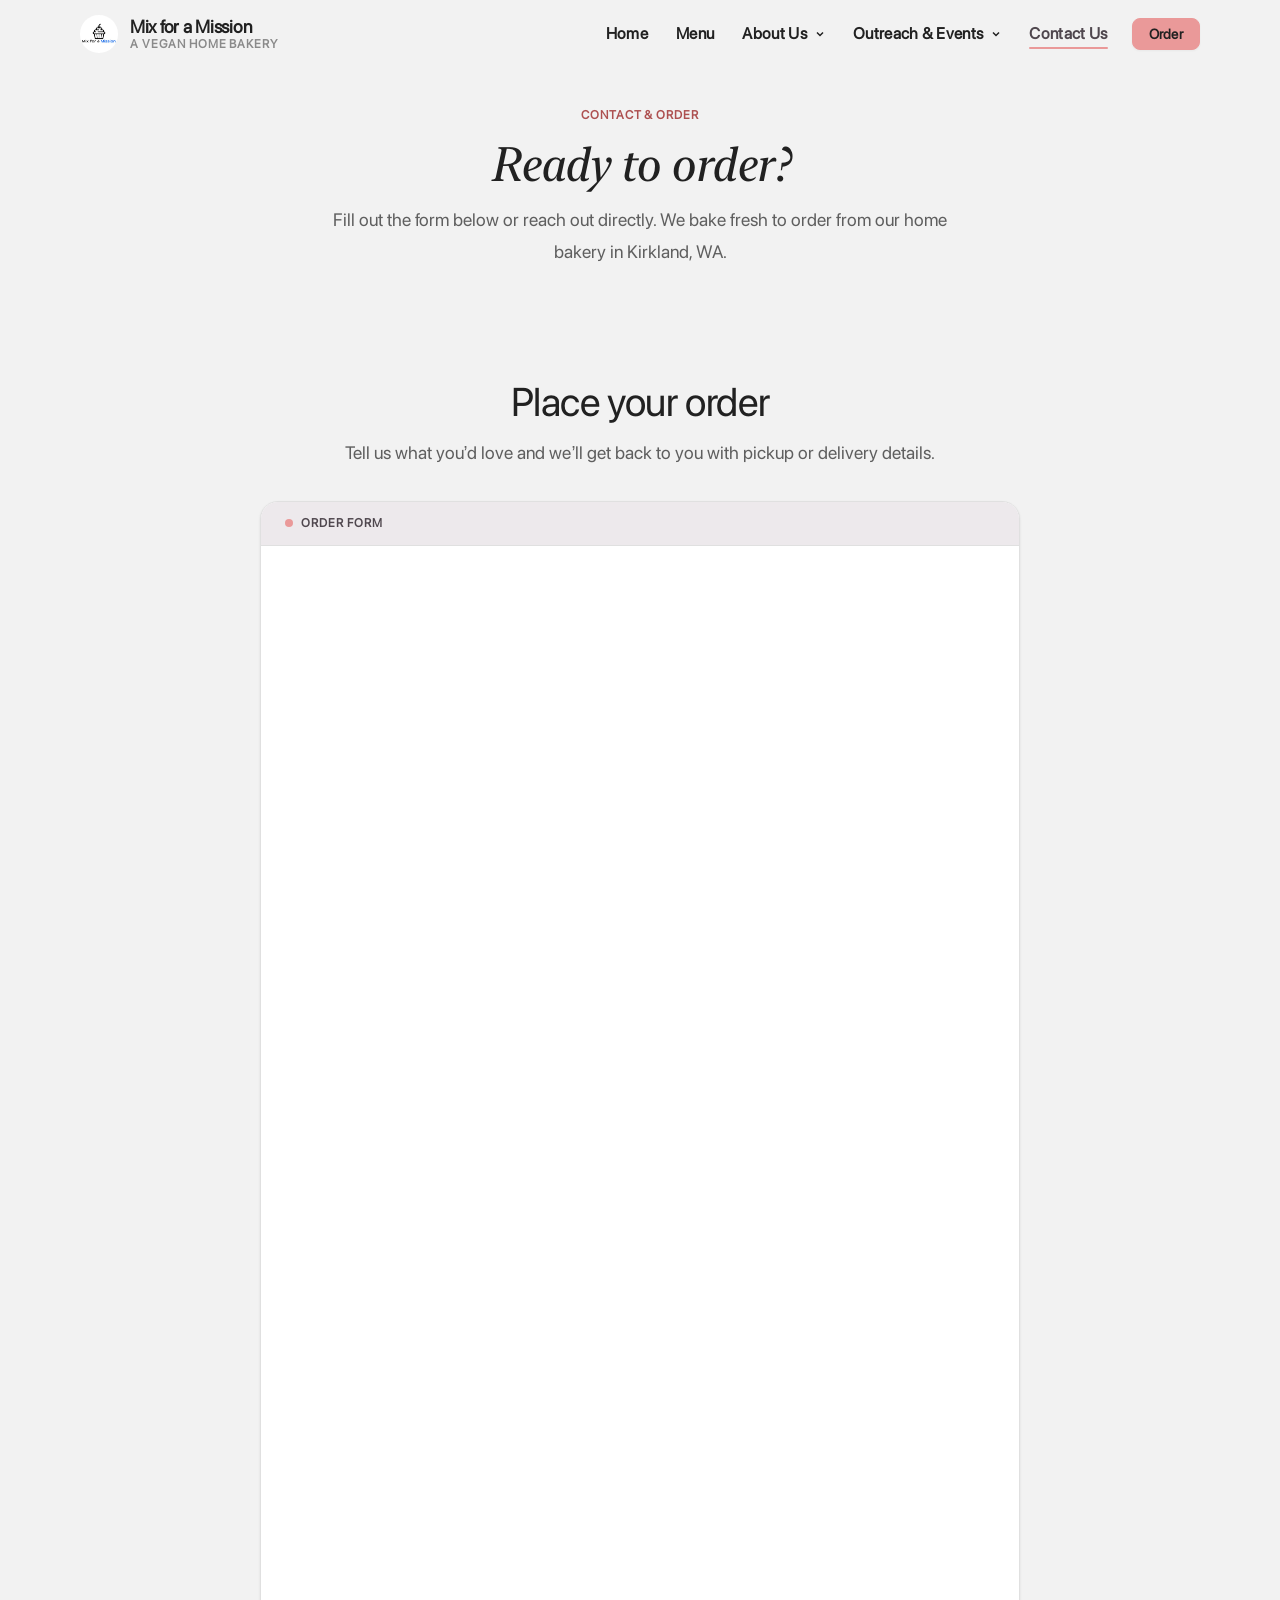
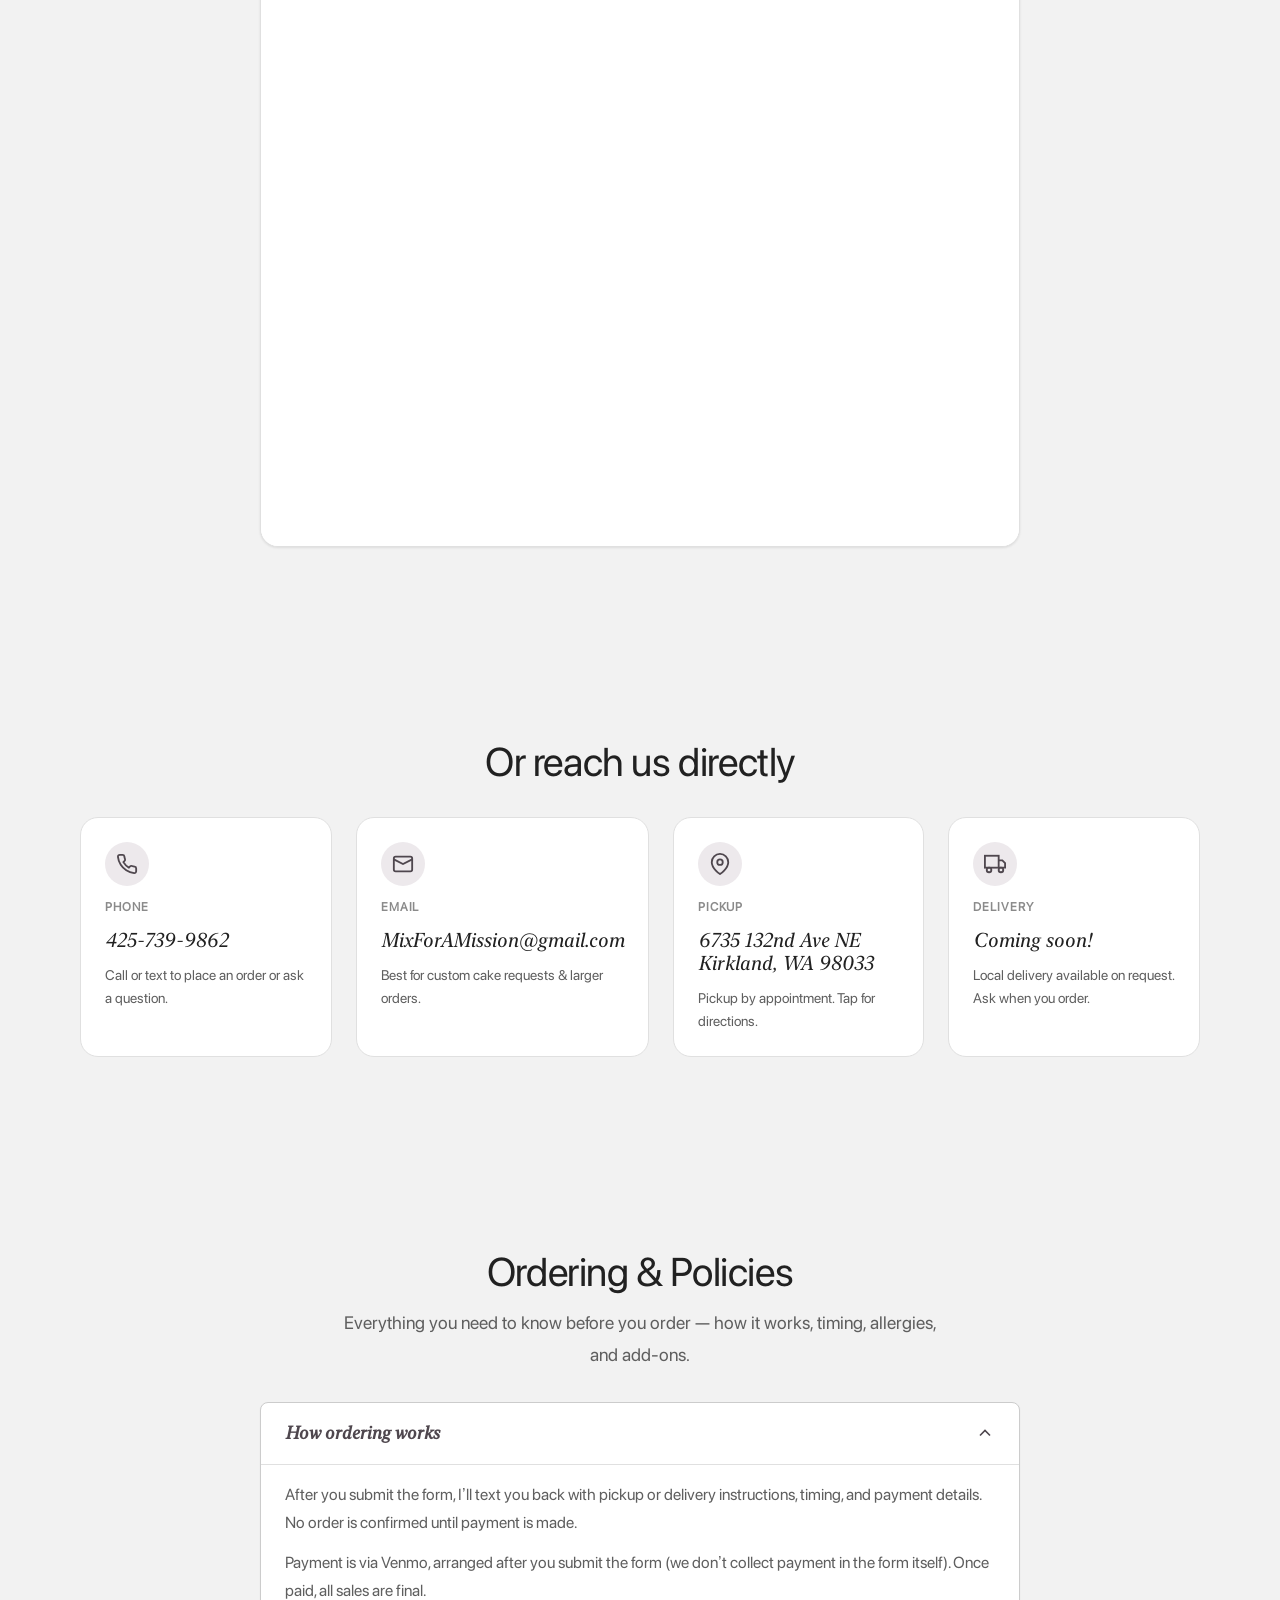
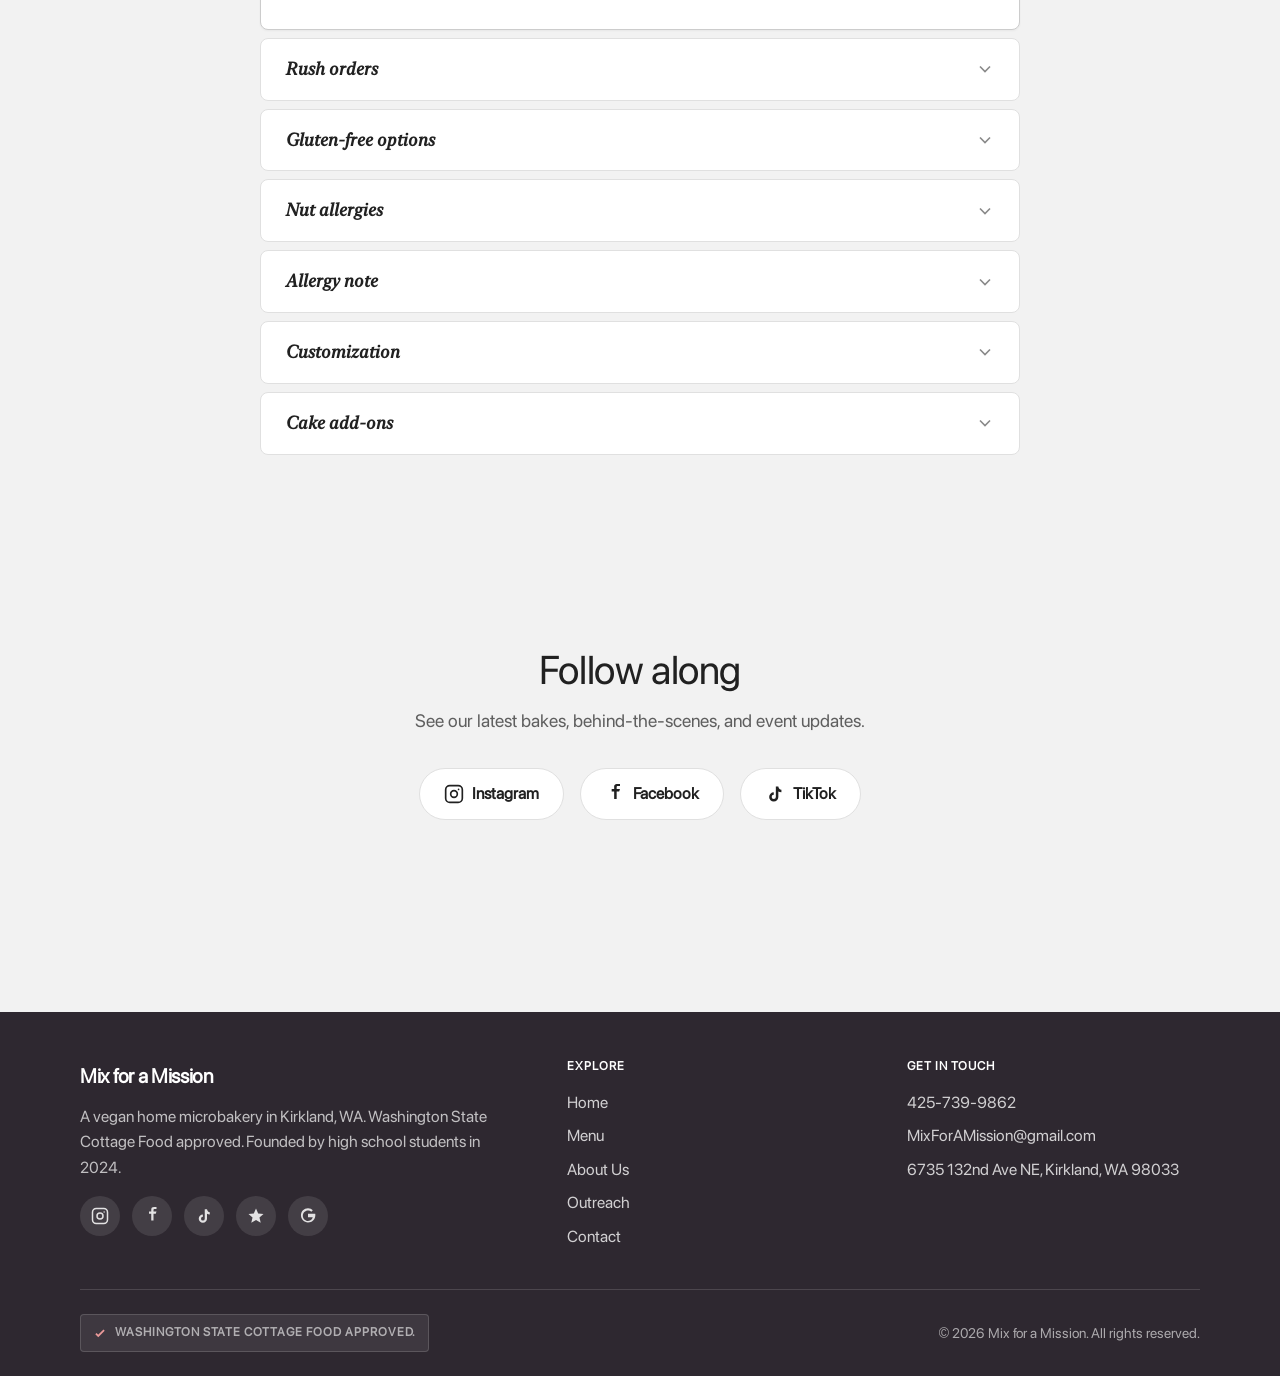
<file: contact/index.html>
<!DOCTYPE html>
<html lang="en">
<head>
  <meta charset="UTF-8" />
  <meta name="viewport" content="width=device-width, initial-scale=1.0" />
  <title>Contact &amp; Order Vegan Cakes | Mix for a Mission</title>
  <meta name="description" content="Order vegan cakes, cupcakes &amp; cookies from Mix for a Mission in Kirkland, WA. Order online, call or text 425-739-9862, or email MixForAMission@gmail.com." />
  <meta name="theme-color" content="#2f4a3a" />
  <link rel="canonical" href="https://mixforamission.github.io/contact/" />

  <script type="application/ld+json">
  {
    "@context": "https://schema.org",
    "@type": "FAQPage",
    "mainEntity": [
      {
        "@type": "Question",
        "name": "How does ordering from Mix for a Mission work?",
        "acceptedAnswer": {
          "@type": "Answer",
          "text": "After you submit the order form, we text you back with pickup or delivery instructions, timing, and payment details. No order is confirmed until payment is made via Venmo. Once paid, all sales are final."
        }
      },
      {
        "@type": "Question",
        "name": "Do you offer gluten-free vegan baked goods?",
        "acceptedAnswer": {
          "@type": "Answer",
          "text": "Items marked with an asterisk (*) on the menu can be modified gluten-free for an additional $5 (cakes) or $3 (everything else). There's a real chance of trace gluten in the final product despite precautions, so it's not recommended for anyone with celiac disease."
        }
      },
      {
        "@type": "Question",
        "name": "Are your products nut-free?",
        "acceptedAnswer": {
          "@type": "Answer",
          "text": "Products are generally nut-free unless nuts are in the name (for example, a peanut butter flavor), but equipment is shared and only washed once between uses, so cross-contamination is possible."
        }
      },
      {
        "@type": "Question",
        "name": "Can you make custom vegan cakes?",
        "acceptedAnswer": {
          "@type": "Answer",
          "text": "Yes — custom vegan cakes start at $60 and increase with complexity. Under Washington's Cottage Food law, customization is limited: simple requests (like dietary notes) can go in the order form's comments."
        }
      },
      {
        "@type": "Question",
        "name": "Do you take rush orders?",
        "acceptedAnswer": {
          "@type": "Answer",
          "text": "Rush orders are welcome, but may be overbooked. If your event is less than 2 days away, text 425-739-9862 for a faster response. Typical response time is under 48 hours."
        }
      },
      {
        "@type": "Question",
        "name": "Do you offer pickup or delivery in Kirkland?",
        "acceptedAnswer": {
          "@type": "Answer",
          "text": "Pickup is by appointment in Kirkland, WA, and local delivery is available on request — just ask when you order."
        }
      }
    ]
  }
  </script>


  <link rel="stylesheet" href="../css/styles.css" />
  <link rel="icon" href="../assets/icons/logo.ico" />
</head>
<body>
  <a class="skip-link" href="#main">Skip to content</a>

  <header class="site-header">
    <div class="container header-inner">
      <a class="brand" href="../" aria-label="Mix for a Mission — home">
        <img class="brand-mark" src="../assets/icons/logo.jpeg" alt="Mix for a Mission">
        <span class="brand-text">
          Mix for a Mission
          <small>A Vegan Home Bakery</small>
        </span>
      </a>
      <button class="nav-toggle" type="button" aria-expanded="false" aria-controls="primary-nav" aria-label="Menu">
        <span class="bar" aria-hidden="true"></span>
      </button>
      <nav class="primary-nav" id="primary-nav" aria-label="Primary">
        <ul class="nav-list">
          <li class="nav-item"><a class="nav-link" href="../">Home</a></li>
          <li class="nav-item"><a class="nav-link" href="../menu/">Menu</a></li>
          <li class="nav-item has-dropdown">
            <a class="nav-link has-caret" href="../about/">About Us<svg class="caret" viewBox="0 0 10 10" fill="none" stroke="currentColor" stroke-width="1.5" aria-hidden="true"><path d="M2 3.5L5 6.5L8 3.5"/></svg></a>
            <ul class="dropdown" aria-label="About Us">
              <li><a href="../about/">Our Mission</a></li>
              <li><a href="../about/donations/">Donations</a></li>
              <li><a href="../board/">Board</a></li>
            </ul>
          </li>
          <li class="nav-item has-dropdown">
            <a class="nav-link has-caret" href="../outreach/">Outreach &amp; Events<svg class="caret" viewBox="0 0 10 10" fill="none" stroke="currentColor" stroke-width="1.5" aria-hidden="true"><path d="M2 3.5L5 6.5L8 3.5"/></svg></a>
            <ul class="dropdown" aria-label="Outreach &amp; Events">
              <li><a href="../outreach/local-partnerships/">Local Partnerships</a></li>
            </ul>
          </li>
          <li class="nav-item"><a class="nav-link is-active" href="./">Contact Us</a></li>
        </ul>
        <!-- TODO: replace with the real Google Form URL -->
        <div class="nav-order"><a class="btn btn--secondary btn--sm" href="#order-form">Order</a></div>
      </nav>
    </div>
  </header>

  <main id="main">
    <!-- Page intro -->
    <section class="page-intro container" aria-labelledby="contact-title">
      <span class="eyebrow">Contact &amp; Order</span>
      <h1 id="contact-title">Ready to order?</h1>
      <p class="lead">Fill out the form below or reach out directly. We bake fresh to order from our home bakery in Kirkland, WA.</p>
    </section>

    <!-- Order form embed -->
    <section class="section container" aria-labelledby="order-title">
      <div class="section-head section-head--center">
        <h2 id="order-title">Place your order</h2>
        <p class="lead">Tell us what you&rsquo;d love and we&rsquo;ll get back to you with pickup or delivery details.</p>
      </div>

      <!-- Google Form embed — real order form. To change the form,
           replace the src URL below with a new Google Form embed URL
           (Forms → Send → < > Embed HTML → copy the src). -->
      <div class="order-form" id="order-form">
        <div class="order-form__bar">
          <span class="dot" aria-hidden="true"></span>
          Order Form
        </div>
        <iframe
          class="order-form__iframe"
          title="Mix for a Mission order form"
          src="https://docs.google.com/forms/d/e/1FAIpQLSf6mzSjOYMHL1bi9I6Fg1DKDYWzU-AZLFCn33e2r1aEvIaWPw/viewform?embedded=true"
          style="height: 1600px;"
          loading="lazy"
        >Loading…</iframe>
      </div>
    </section>

    <!-- Direct contact -->
    <section class="section container" aria-labelledby="direct-title">
      <div class="section-head section-head--center">
        <h2 id="direct-title">Or reach us directly</h2>
      </div>

      <div class="contact-cards">
        <!-- Phone -->
        <div class="contact-card">
          <span class="contact-card__icon" aria-hidden="true">
            <svg viewBox="0 0 24 24" fill="none" stroke="currentColor" stroke-width="2"><path d="M22 16.92v3a2 2 0 0 1-2.18 2 19.79 19.79 0 0 1-8.63-3.07 19.5 19.5 0 0 1-6-6 19.79 19.79 0 0 1-3.07-8.67A2 2 0 0 1 4.11 2h3a2 2 0 0 1 2 1.72c.13.96.36 1.9.7 2.81a2 2 0 0 1-.45 2.11L8.09 9.91a16 16 0 0 0 6 6l1.27-1.27a2 2 0 0 1 2.11-.45c.91.34 1.85.57 2.81.7A2 2 0 0 1 22 16.92z"/></svg>
          </span>
          <span class="contact-card__label">Phone</span>
          <span class="contact-card__value"><a href="tel:+14257399862">425-739-9862</a></span>
          <span class="contact-card__hint">Call or text to place an order or ask a question.</span>
        </div>

        <!-- Email -->
        <div class="contact-card">
          <span class="contact-card__icon" aria-hidden="true">
            <svg viewBox="0 0 24 24" fill="none" stroke="currentColor" stroke-width="2"><rect x="2" y="4" width="20" height="16" rx="2"/><path d="M22 7l-10 5L2 7"/></svg>
          </span>
          <span class="contact-card__label">Email</span>
          <span class="contact-card__value"><a href="mailto:MixForAMission@gmail.com">MixForAMission@gmail.com</a></span>
          <span class="contact-card__hint">Best for custom cake requests &amp; larger orders.</span>
        </div>

        <!-- Pickup address -->
        <div class="contact-card">
          <span class="contact-card__icon" aria-hidden="true">
            <svg viewBox="0 0 24 24" fill="none" stroke="currentColor" stroke-width="2"><path d="M21 10c0 7-9 13-9 13s-9-6-9-13a9 9 0 0 1 18 0z"/><circle cx="12" cy="10" r="3"/></svg>
          </span>
          <span class="contact-card__label">Pickup</span>
          <span class="contact-card__value">
            <a href="https://www.google.com/maps/search/?api=1&amp;query=6735+132nd+Ave+NE,+Kirkland,+WA+98033" target="_blank" rel="noopener">6735 132nd Ave NE<br />Kirkland, WA 98033</a>
          </span>
          <span class="contact-card__hint">Pickup by appointment. Tap for directions.</span>
        </div>

        <!-- Delivery -->
        <!-- TODO: replace the placeholder value with real delivery details (radius, fees, areas served) -->
        <div class="contact-card">
          <span class="contact-card__icon" aria-hidden="true">
            <svg viewBox="0 0 24 24" fill="none" stroke="currentColor" stroke-width="2"><rect x="1" y="3" width="15" height="13"/><path d="M16 8h4l3 3v5h-7"/><circle cx="5.5" cy="18.5" r="2.5"/><circle cx="18.5" cy="18.5" r="2.5"/></svg>
          </span>
          <span class="contact-card__label">Delivery</span>
          <span class="contact-card__value">Coming soon!</span>
          <span class="contact-card__hint">Local delivery available on request. Ask when you order.</span>
        </div>
      </div>
    </section>

    <!-- ===== Pickup unavailability notice =====
         Renders from the PICKUP_BLACKOUTS array in the inline <script>
         further down. If JS is disabled, nothing renders (no empty box).
         To add/remove a window, edit the array — expired windows auto-hide
         based on their endDate, so old ones can simply be deleted when
         no longer relevant. This is NOT the old seasonal banner mechanism
         (that was removed permanently) — this is a dated, temporary
         availability notice driven by data. -->
    <section class="section container" id="pickup-notices" aria-labelledby="pickup-notices-title" hidden>
      <div class="pickup-notices" role="region" aria-label="Pickup availability notices">
        <h2 id="pickup-notices-title" class="pickup-notices__title">
          <svg class="ico" viewBox="0 0 24 24" fill="none" stroke="currentColor" stroke-width="2" aria-hidden="true"><path d="M12 9v4"/><path d="M12 17h.01"/><path d="M10.29 3.86L1.82 18a2 2 0 0 0 1.71 3h16.94a2 2 0 0 0 1.71-3L13.71 3.86a2 2 0 0 0-3.42 0z"/></svg>
          Pickup availability
        </h2>
        <ul class="pickup-notices__list" id="pickup-blackouts-list" aria-label="Current pickup unavailability windows"></ul>
      </div>
    </section>

    <!-- ===== Ordering & Policies =====
         Native <details>/<summary> accordions — keyboard accessible by
         default, work without JS, open/close with click or Space/Enter.
         Each item is self-contained; expand the first one by default so
         the section isn't collapsed-empty on first view. -->
    <section class="section container" aria-labelledby="policies-title">
      <div class="section-head section-head--center">
        <h2 id="policies-title">Ordering &amp; Policies</h2>
        <p class="lead">Everything you need to know before you order &mdash; how it works, timing, allergies, and add-ons.</p>
      </div>

      <div class="policies">
        <!-- 1. How ordering works -->
        <details class="policy" open>
          <summary class="policy__summary">
            <span>How ordering works</span>
            <svg class="policy__chevron" viewBox="0 0 24 24" fill="none" stroke="currentColor" stroke-width="2" aria-hidden="true"><path d="M6 9l6 6 6-6"/></svg>
          </summary>
          <div class="policy__body">
            <p>After you submit the form, I&rsquo;ll text you back with pickup or delivery instructions, timing, and payment details. No order is confirmed until payment is made.</p>
            <p>Payment is via Venmo, arranged after you submit the form (we don&rsquo;t collect payment in the form itself). Once paid, all sales are final.</p>
          </div>
        </details>

        <!-- 2. Rush orders -->
        <details class="policy">
          <summary class="policy__summary">
            <span>Rush orders</span>
            <svg class="policy__chevron" viewBox="0 0 24 24" fill="none" stroke="currentColor" stroke-width="2" aria-hidden="true"><path d="M6 9l6 6 6-6"/></svg>
          </summary>
          <div class="policy__body">
            <p>Rush orders are welcome, but may be overbooked. If your event is in less than 2 days, text <a href="tel:+14257399862">425-739-9862</a> for a faster response.</p>
            <p>Typical response time is under 48 hours &mdash; if you haven&rsquo;t heard back by then, follow up by text or email.</p>
          </div>
        </details>

        <!-- 3. Gluten-free -->
        <details class="policy">
          <summary class="policy__summary">
            <span>Gluten-free options</span>
            <svg class="policy__chevron" viewBox="0 0 24 24" fill="none" stroke="currentColor" stroke-width="2" aria-hidden="true"><path d="M6 9l6 6 6-6"/></svg>
          </summary>
          <div class="policy__body">
            <p>Items marked with <span class="gf-mark">*</span> on the <a href="../menu/">menu</a> can be modified gluten-free for an additional $5 (cakes) or $3 (everything else).</p>
            <p>There&rsquo;s a real chance of trace gluten in the final product despite precautions &mdash; not recommended for anyone with celiac disease.</p>
          </div>
        </details>

        <!-- 4. Nut allergies -->
        <details class="policy">
          <summary class="policy__summary">
            <span>Nut allergies</span>
            <svg class="policy__chevron" viewBox="0 0 24 24" fill="none" stroke="currentColor" stroke-width="2" aria-hidden="true"><path d="M6 9l6 6 6-6"/></svg>
          </summary>
          <div class="policy__body">
            <p>Products are generally nut-free unless nuts are in the name (for example, a peanut butter flavor), but equipment is shared and only washed once between uses, so cross-contamination is possible.</p>
          </div>
        </details>

        <!-- 5. General allergy note -->
        <details class="policy">
          <summary class="policy__summary">
            <span>Allergy note</span>
            <svg class="policy__chevron" viewBox="0 0 24 24" fill="none" stroke="currentColor" stroke-width="2" aria-hidden="true"><path d="M6 9l6 6 6-6"/></svg>
          </summary>
          <div class="policy__body">
            <p>All baked goods are made in a shared home kitchen and may contain trace amounts of common allergens. Mix for a Mission is not liable for allergic reactions after products leave the kitchen &mdash; if you have severe allergies, please don&rsquo;t consume or share these products without checking first.</p>
          </div>
        </details>

        <!-- 6. Customization limits -->
        <details class="policy">
          <summary class="policy__summary">
            <span>Customization</span>
            <svg class="policy__chevron" viewBox="0 0 24 24" fill="none" stroke="currentColor" stroke-width="2" aria-hidden="true"><path d="M6 9l6 6 6-6"/></svg>
          </summary>
          <div class="policy__body">
            <p>Under Washington&rsquo;s Cottage Food law, customization is limited. Simple requests (for example, dietary notes) can go in the order form&rsquo;s comments.</p>
            <p>All customization starts at $60 and increases with complexity &mdash; we&rsquo;re not a professional cake decorator and will do our best within our ability.</p>
          </div>
        </details>

        <!-- 7. Optional add-ons (cakes) -->
        <details class="policy">
          <summary class="policy__summary">
            <span>Cake add-ons</span>
            <svg class="policy__chevron" viewBox="0 0 24 24" fill="none" stroke="currentColor" stroke-width="2" aria-hidden="true"><path d="M6 9l6 6 6-6"/></svg>
          </summary>
          <div class="policy__body">
            <ul class="policy__list">
              <li><strong>Happy Birthday topper</strong> &mdash; +$2. Small gold non-edible decorations.</li>
              <li><strong>Worst Wishes card</strong> &mdash; +$5. A humorous birthday card from <a href="https://worstwishes.square.site/" target="_blank" rel="noopener">Worst Wishes LLC</a>, a fellow student-led business. Comes with your order.</li>
            </ul>
            <p class="policy__note">Add either when you order &mdash; just note it in the form.</p>
          </div>
        </details>
      </div>
    </section>

    <!-- Social row (reuses .social-highlight-row from the home page) -->
    <section class="section container social-highlight" aria-labelledby="social-title">
      <div class="section-head section-head--center">
        <h2 id="social-title">Follow along</h2>
        <p class="lead">See our latest bakes, behind-the-scenes, and event updates.</p>
      </div>
      <div class="social-highlight-row">
        <a href="https://instagram.com/mixforamission" target="_blank" rel="noopener">
          <svg class="ico" viewBox="0 0 24 24" fill="none" stroke="currentColor" stroke-width="2" aria-hidden="true"><rect x="2" y="2" width="20" height="20" rx="5"/><circle cx="12" cy="12" r="4"/><circle cx="17.5" cy="6.5" r="1" fill="currentColor" stroke="none"/></svg>
          Instagram
        </a>
        <a href="https://facebook.com/mixforamission" target="_blank" rel="noopener">
          <svg class="ico" viewBox="0 0 24 24" fill="currentColor" aria-hidden="true"><path d="M14 9h3l1-3h-4V4c0-1 .3-1.5 1.7-1.5H18V0h-3C11.5 0 11 1.8 11 3.5V6H8v3h3v9h3V9z"/></svg>
          Facebook
        </a>
        <a href="https://www.tiktok.com/@mixforamission" target="_blank" rel="noopener">
          <svg class="ico" viewBox="0 0 24 24" fill="currentColor" aria-hidden="true"><path d="M16 3c.3 2.1 1.6 3.7 3.7 4v3c-1.4 0-2.7-.4-3.7-1v6.5A5.5 5.5 0 1 1 10.5 10v3a2.5 2.5 0 1 0 2.5 2.5V3h3z"/></svg>
          TikTok
        </a>
      </div>
    </section>
  </main>

  <footer class="site-footer">
    <div class="container">
      <div class="footer-grid">
        <div>
          <div class="footer-brand">Mix for a Mission</div>
          <p>A vegan home microbakery in Kirkland, WA. Washington State Cottage Food approved. Founded by high school students in 2024.</p>
          <div class="footer-social">
            <a href="https://instagram.com/mixforamission" target="_blank" rel="noopener" aria-label="Instagram"><svg width="18" height="18" viewBox="0 0 24 24" fill="none" stroke="currentColor" stroke-width="2" aria-hidden="true"><rect x="2" y="2" width="20" height="20" rx="5"/><circle cx="12" cy="12" r="4"/><circle cx="17.5" cy="6.5" r="1" fill="currentColor" stroke="none"/></svg></a>
            <a href="https://facebook.com/mixforamission" target="_blank" rel="noopener" aria-label="Facebook"><svg width="18" height="18" viewBox="0 0 24 24" fill="currentColor" aria-hidden="true"><path d="M14 9h3l1-3h-4V4c0-1 .3-1.5 1.7-1.5H18V0h-3C11.5 0 11 1.8 11 3.5V6H8v3h3v9h3V9z"/></svg></a>
            <a href="https://www.tiktok.com/@mixforamission" target="_blank" rel="noopener" aria-label="TikTok"><svg width="18" height="18" viewBox="0 0 24 24" fill="currentColor" aria-hidden="true"><path d="M16 3c.3 2.1 1.6 3.7 3.7 4v3c-1.4 0-2.7-.4-3.7-1v6.5A5.5 5.5 0 1 1 10.5 10v3a2.5 2.5 0 1 0 2.5 2.5V3h3z"/></svg></a>
            <a href="https://www.yelp.com/biz/mix-for-a-mission-kirkland" target="_blank" rel="noopener" aria-label="Yelp"><svg width="18" height="18" viewBox="0 0 24 24" fill="currentColor" aria-hidden="true"><path d="M12 2l2.9 6.6 7.1.6-5.4 4.7 1.7 7L12 17.3 5.7 21l1.7-7L2 9.2l7.1-.6L12 2z"/></svg></a>
            <a href="https://g.page/r/CeCBfKI9pxDIEAI/review" target="_blank" rel="noopener" aria-label="Google Reviews"><svg width="18" height="18" viewBox="0 0 24 24" fill="currentColor" aria-hidden="true"><path d="M12 11v2.8h6.3c-.3 1.6-2 4.7-6.3 4.7-3.8 0-6.9-3.1-6.9-7s3.1-7 6.9-7c2.2 0 3.6.9 4.4 1.7l2-1.9C16.9 2.4 14.7 1.5 12 1.5 6.8 1.5 2.6 5.7 2.6 11S6.8 20.5 12 20.5c5.9 0 9.8-4.1 9.8-9.9 0-.7-.1-1.2-.2-1.6H12z"/></svg></a>
          </div>
        </div>
        <nav aria-label="Footer">
          <h2 class="footer-heading">Explore</h2>
          <ul class="footer-list">
            <li><a href="../">Home</a></li>
            <li><a href="../menu/">Menu</a></li>
            <li><a href="../about/">About Us</a></li>
            <li><a href="../outreach/">Outreach</a></li>
            <li><a href="./">Contact</a></li>
          </ul>
        </nav>
        <div>
          <h2 class="footer-heading">Get in touch</h2>
          <ul class="footer-list">
            <li><a href="tel:+14257399862">425-739-9862</a></li>
            <li><a href="mailto:MixForAMission@gmail.com">MixForAMission@gmail.com</a></li>
            <li class="addr">6735 132nd Ave NE, Kirkland, WA 98033</li>
          </ul>
        </div>
      </div>
      <div class="footer-bottom">
        <span class="footer-approval"><svg class="check" viewBox="0 0 24 24" fill="none" stroke="currentColor" stroke-width="3" aria-hidden="true"><path d="M5 13l4 4L19 7"/></svg>Washington State Cottage Food Approved.</span>
        <span>© <span data-year>2024</span> Mix for a Mission. All rights reserved.</span>
      </div>
    </div>
  </footer>

  <script>
    /* ============================================================
       PICKUP UNAVAILABILITY NOTICES
       ------------------------------------------------------------
       A simple, editable list of temporary pickup blackout windows.
       To add a window: add an object to the array below.
       To remove a window: delete the object (or let it auto-hide
       once its endDate has passed).

       Each object:
         { startDate: "YYYY-MM-DD", endDate: "YYYY-MM-DD", note: "..." }

       The note is shown verbatim. Dates are compared against the
       visitor's local date; a window hides automatically once its
       endDate has passed. If no windows are active, the entire
       section stays hidden.
       ============================================================ */
    (function () {
      "use strict";

      var PICKUP_BLACKOUTS = [
      {
        startDate: "2026-08-19",
        endDate: "2026-08-24",
        note: "No pickups August 19\u201324, 2026. You can still place orders for other dates during this window \u2014 just expect a slower response."
      }
      // TODO: add future blackout windows here as { startDate, endDate, note } objects.
      //       Delete expired entries when no longer needed (they auto-hide, but
      //       keeping the array tidy is good hygiene).
    ];

    (function () {
      var section = document.getElementById("pickup-notices");
      var list = document.getElementById("pickup-blackouts-list");
      if (!section || !list) return;

      // Today's date at local midnight for clean date comparison.
      var today = new Date();
      today.setHours(0, 0, 0, 0);

      var active = PICKUP_BLACKOUTS.filter(function (b) {
        var start = new Date(b.startDate + "T00:00:00");
        var end = new Date(b.endDate + "T23:59:59");
        return today <= end; // hide once the window is fully past
      });

      if (active.length === 0) {
        section.setAttribute("hidden", "");
        return;
      }

      active.forEach(function (b) {
        var li = document.createElement("li");
        li.className = "pickup-notice";

        // Build the shell with innerHTML, set user text via textContent
        // so special characters can't break the layout.
        li.innerHTML =
          '<span class="pickup-notice__date" aria-hidden="true"></span>' +
          '<div class="pickup-notice__body"><p class="pickup-notice__note"></p></div>';

        // Format the date range for display.
        var fmtOpts = { month: "short", day: "numeric", year: "numeric" };
        var startStr = new Date(b.startDate + "T00:00:00").toLocaleDateString("en-US", fmtOpts);
        var endStr = new Date(b.endDate + "T00:00:00").toLocaleDateString("en-US", fmtOpts);
        li.querySelector(".pickup-notice__date").textContent = startStr + " \u2013 " + endStr;

        li.querySelector(".pickup-notice__note").textContent = b.note || "";

        list.appendChild(li);
      });

      section.removeAttribute("hidden");
    })();
    })();
  </script>

  <script src="../js/main.js"></script>
</body>
</html>
</file>
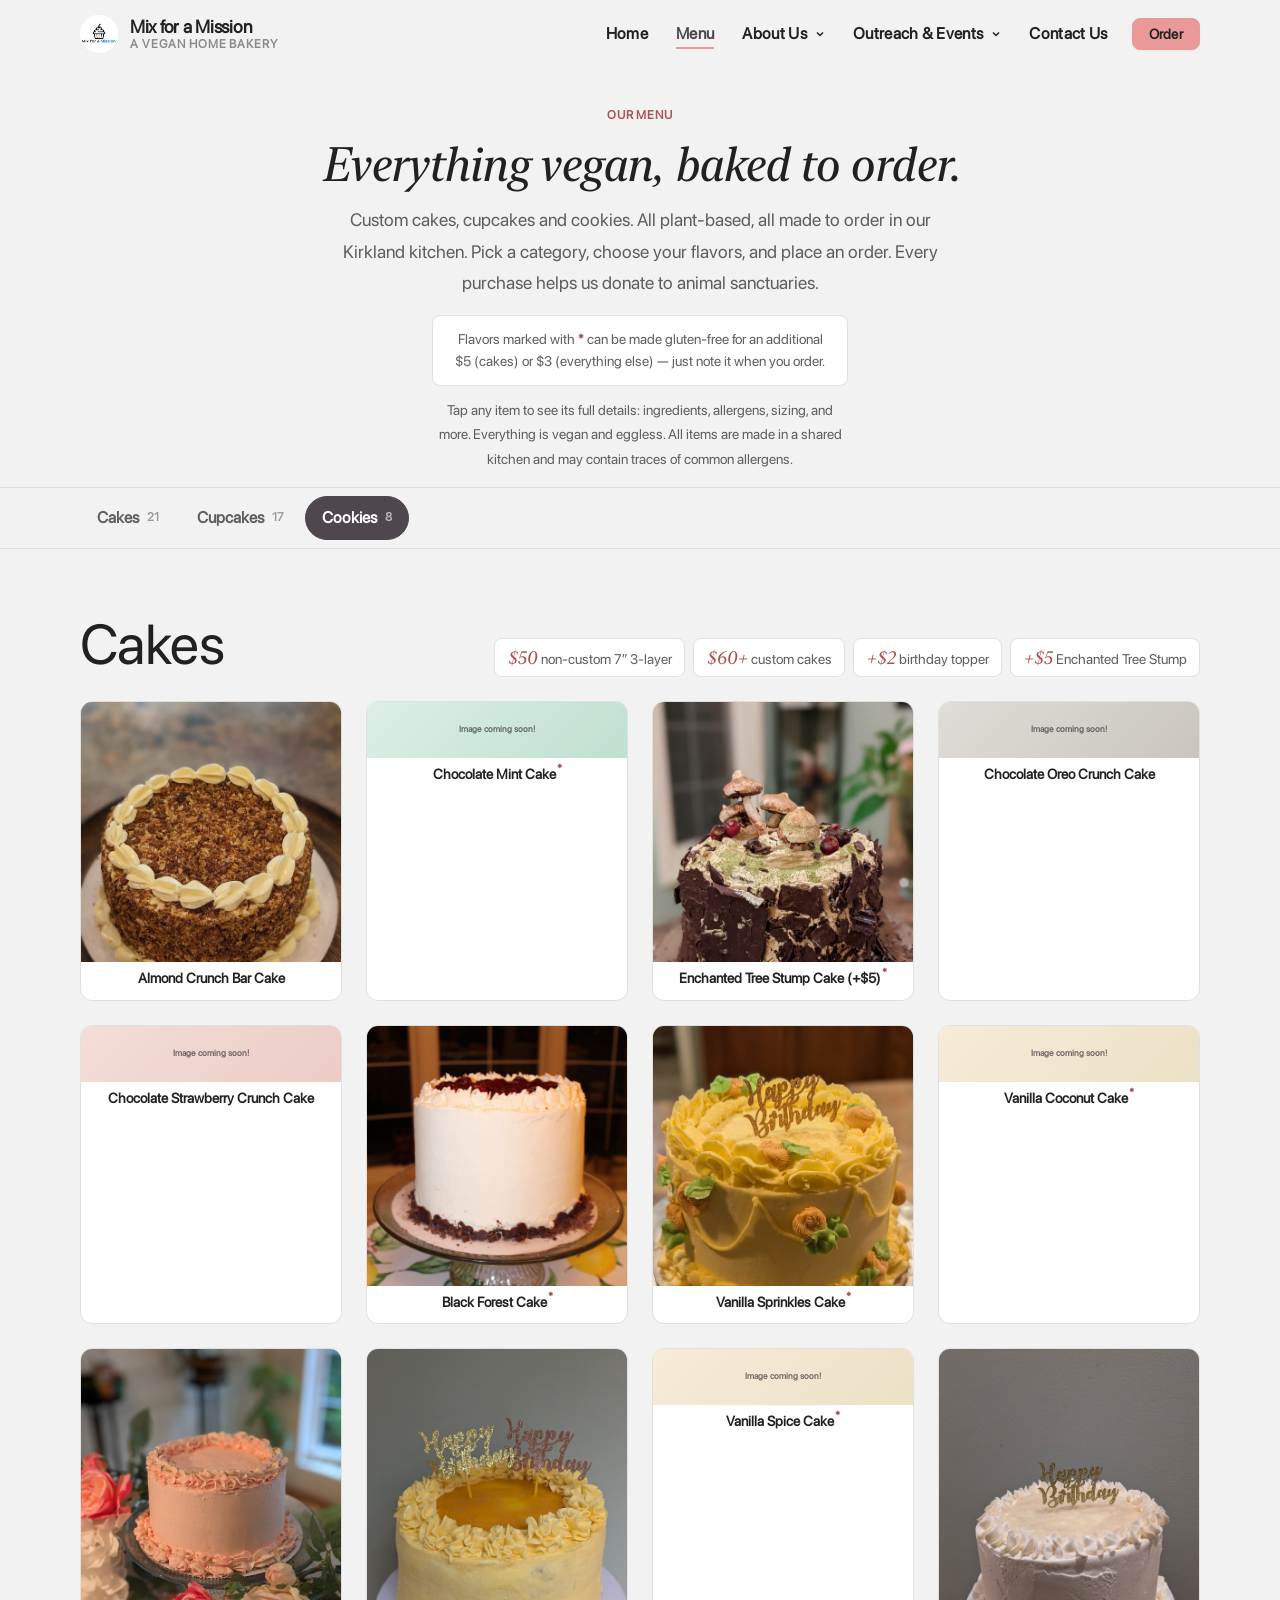
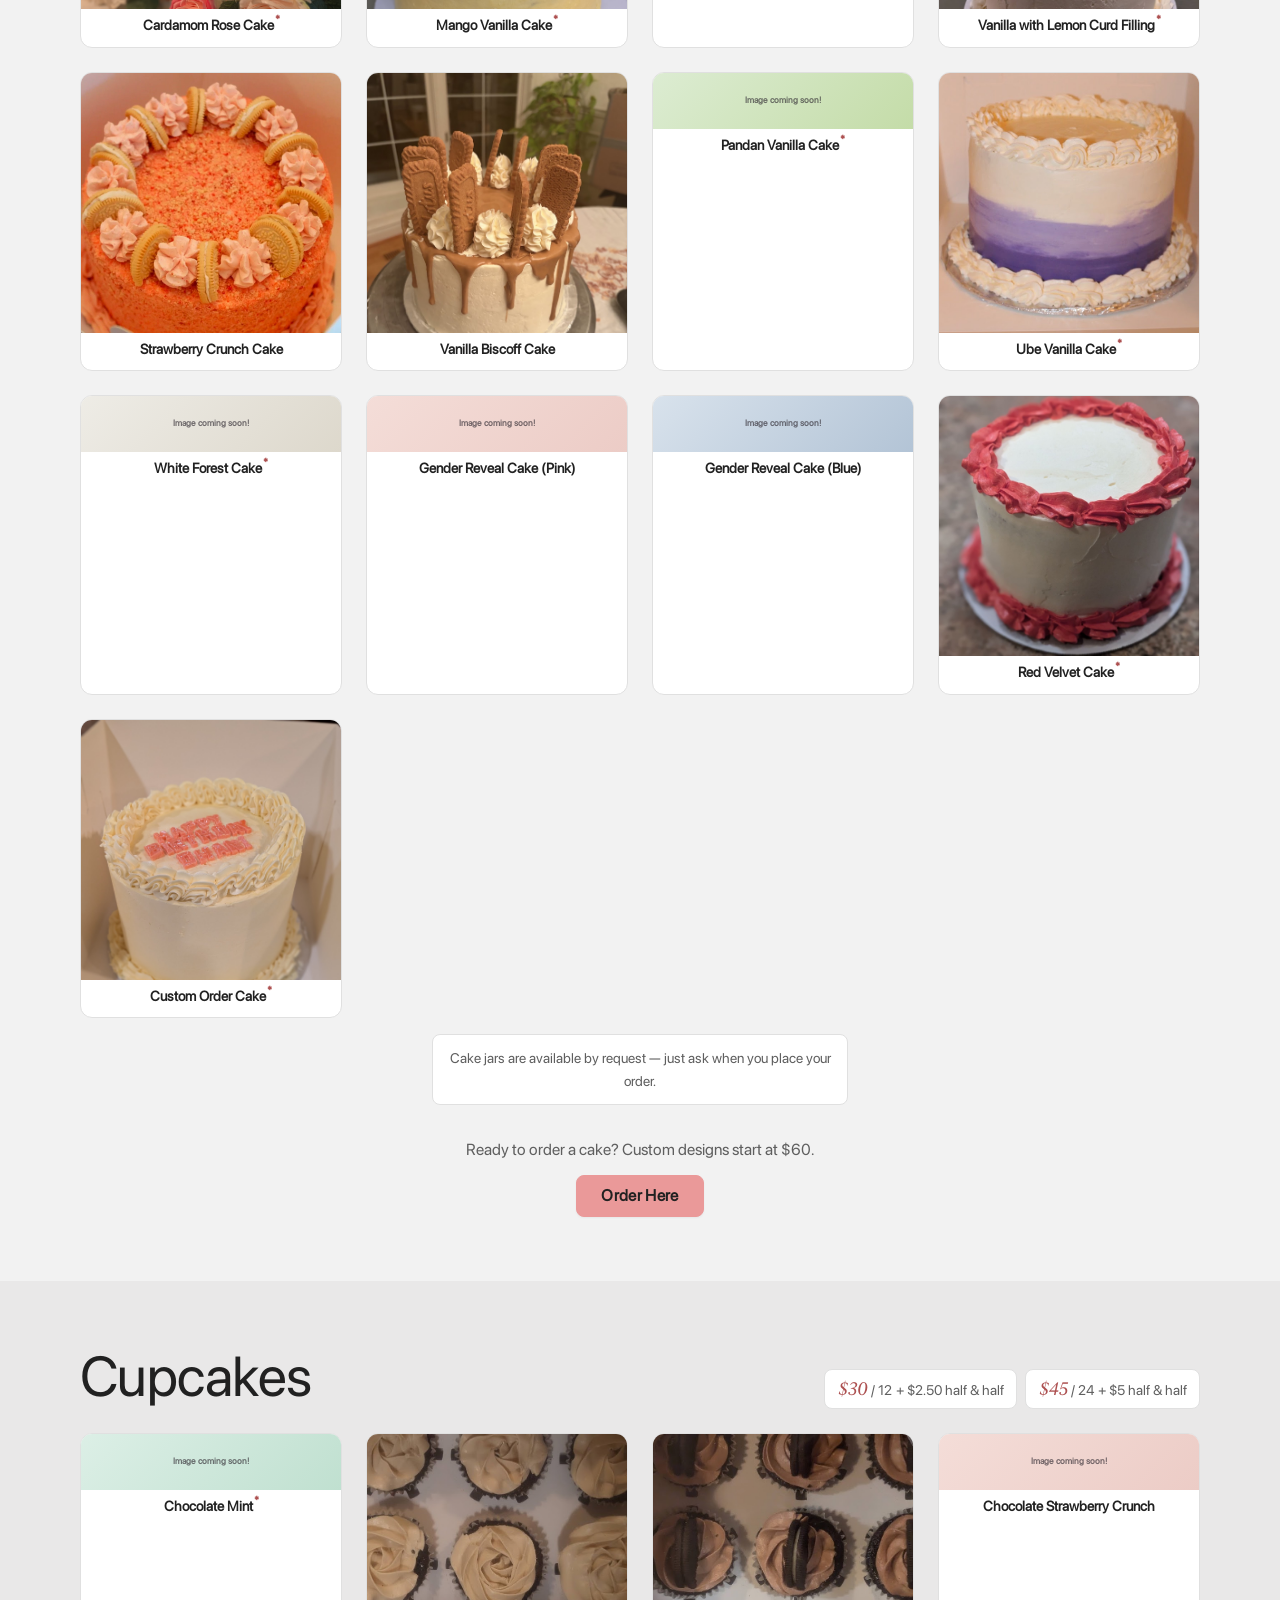
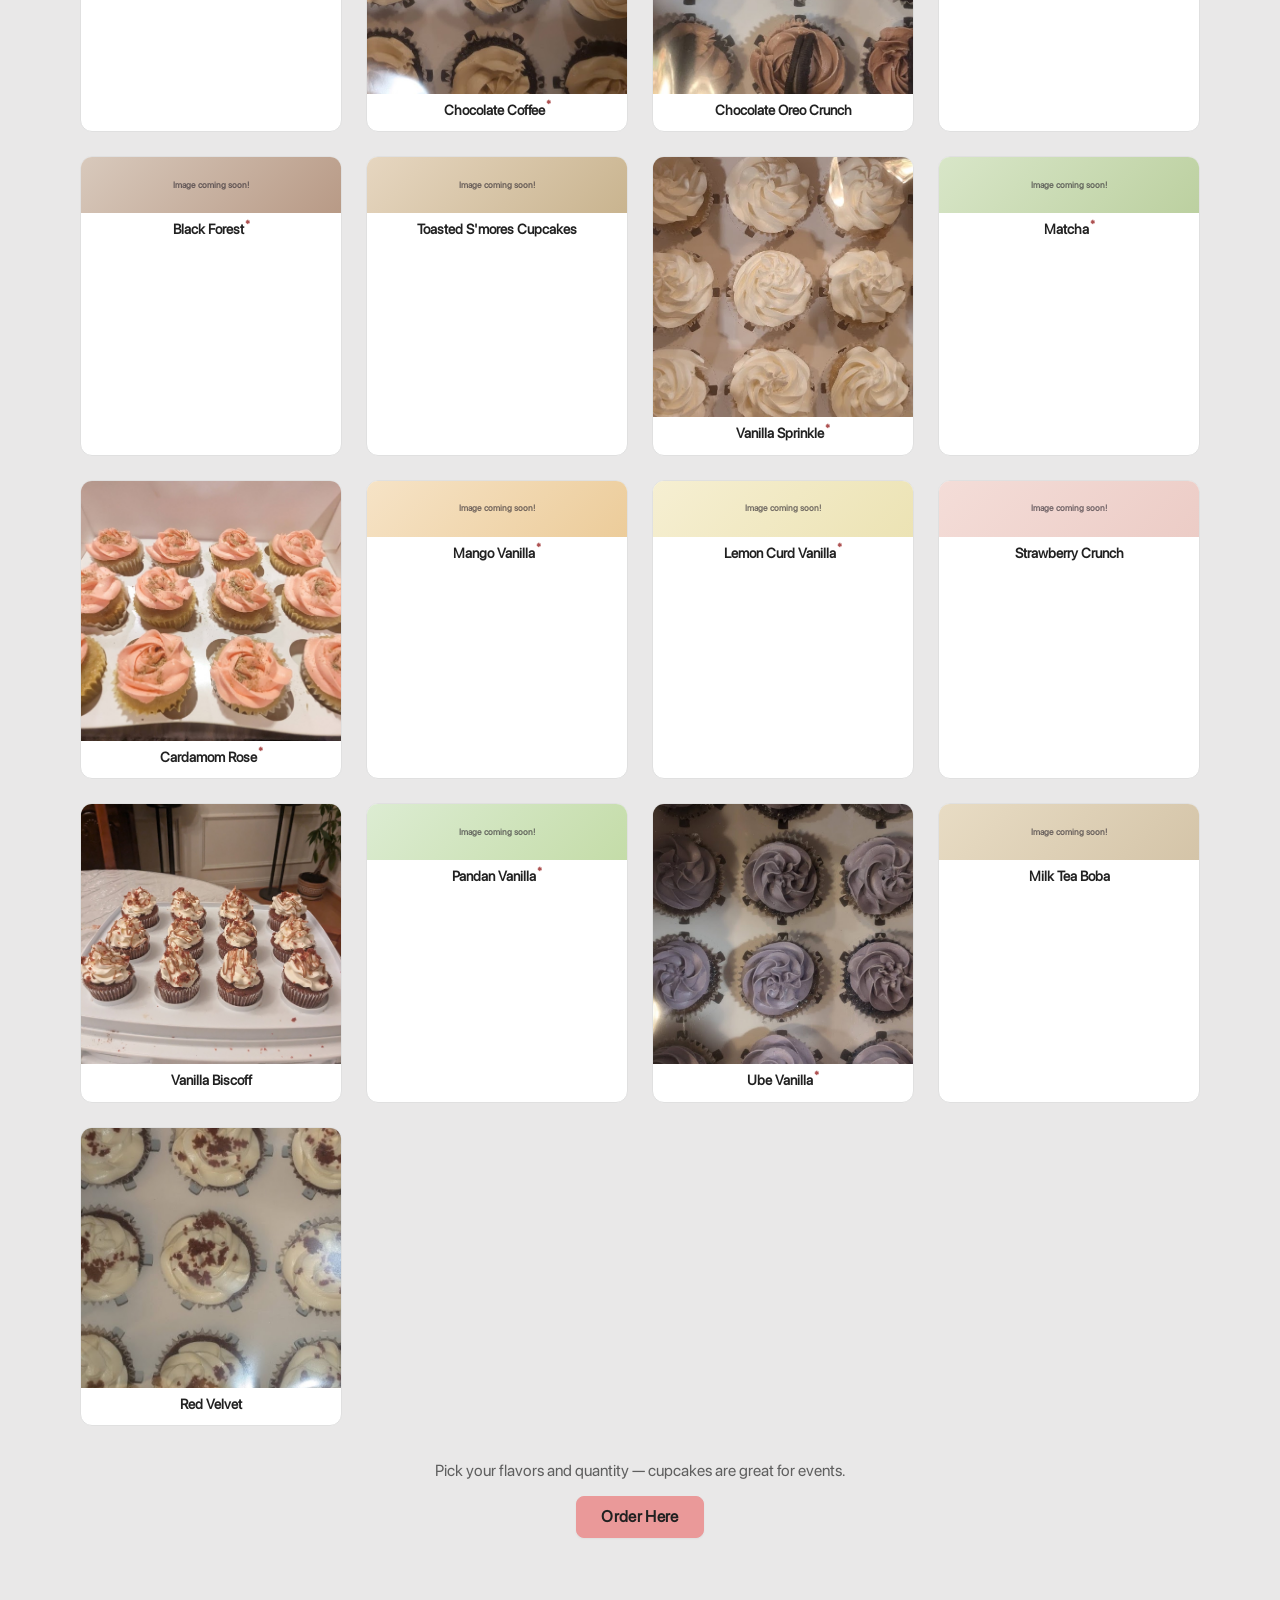
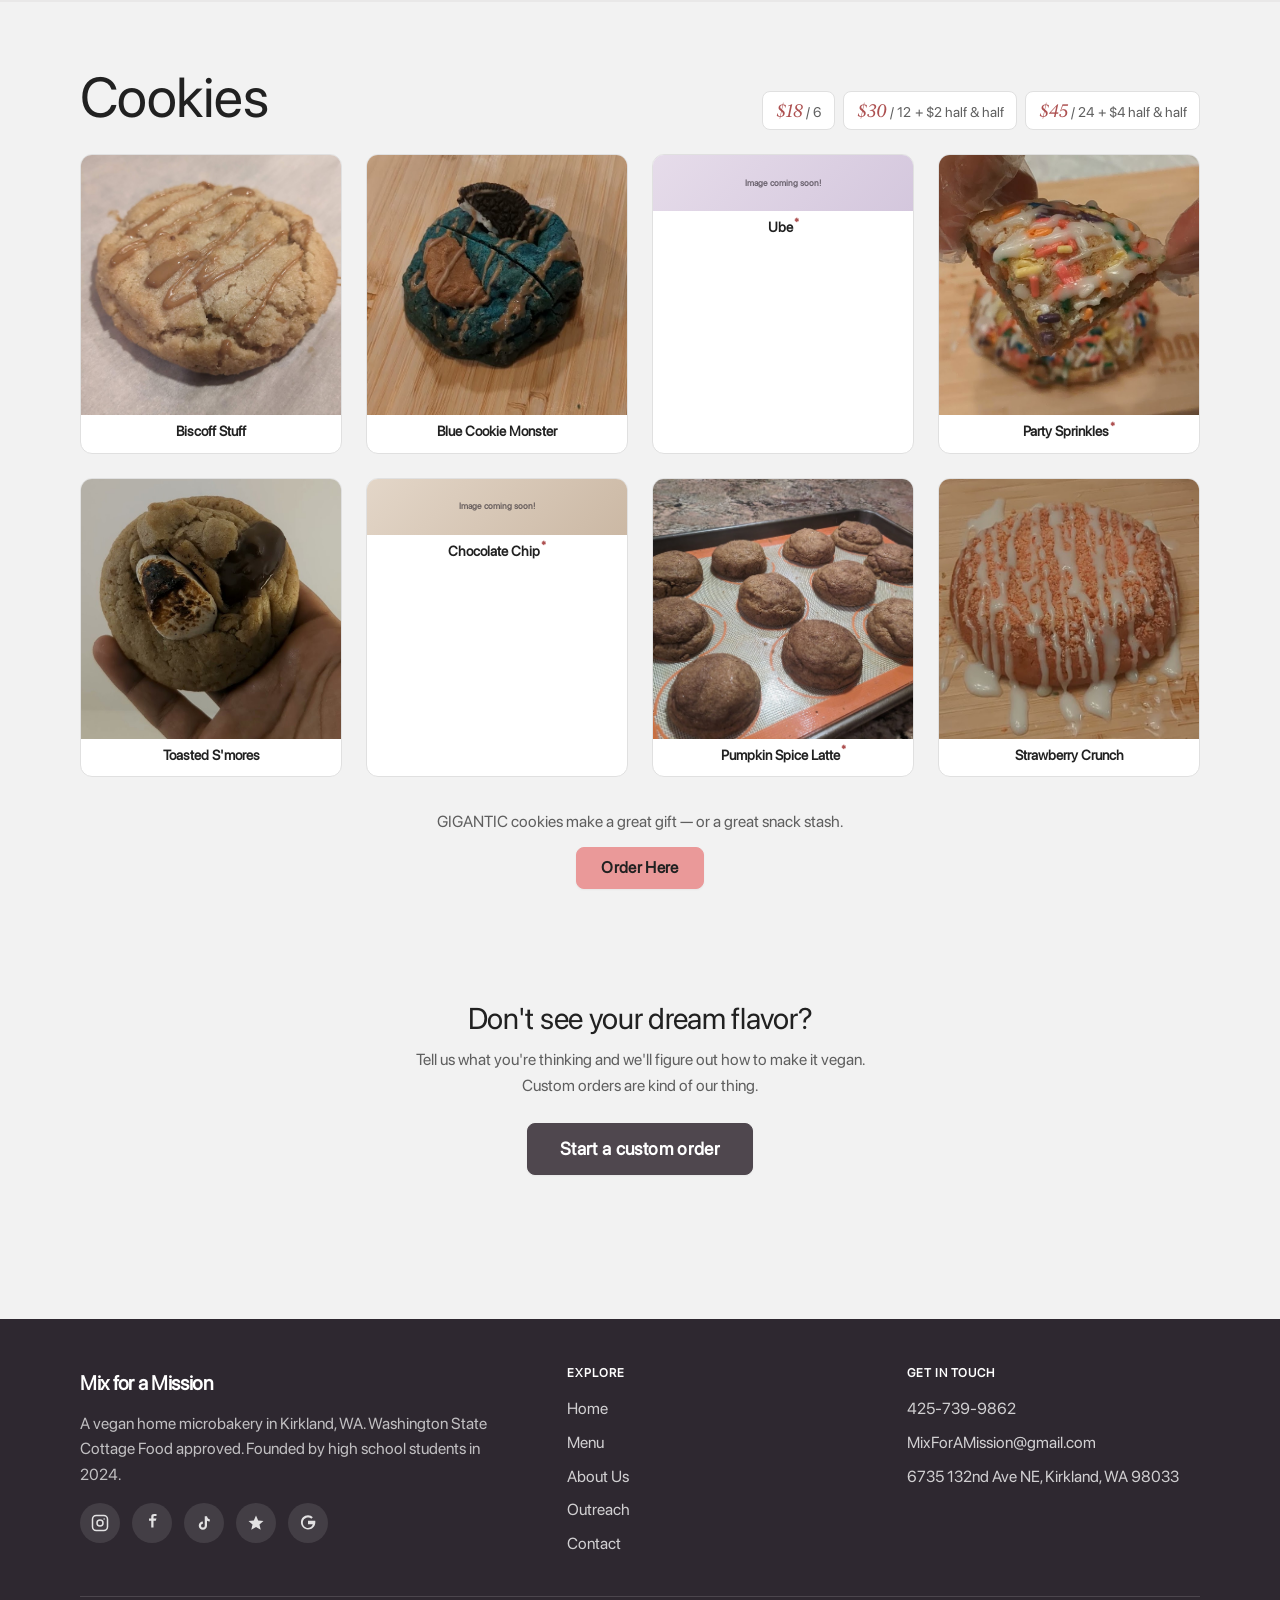
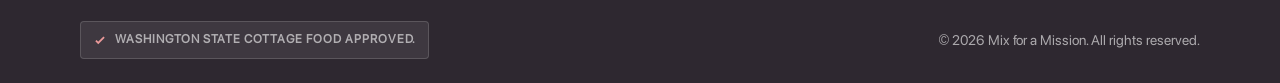
<file: menu/index.html>
<!DOCTYPE html>
<html lang="en">
<head>
  <meta charset="UTF-8" />
  <meta name="viewport" content="width=device-width, initial-scale=1.0" />
  <title>Vegan Menu — Cakes, Cupcakes &amp; Cookies | Mix for a Mission</title>
  <meta name="description" content="Vegan cakes, cupcakes &amp; cookies from Mix for a Mission in Kirkland, WA. Baked fresh to order, with gluten-free options — 100% of profits go to animal sanctuaries." />
  <meta name="theme-color" content="#2f4a3a" />
  <link rel="canonical" href="https://mixforamission.github.io/menu/" />

  <!-- Menu structured data is generated from js/product-data.js — if you
       add/remove flavors there, regenerate this block to keep it in sync. -->
  <script type="application/ld+json">
  {
    "@context": "https://schema.org",
    "@type": "Menu",
    "name": "Mix for a Mission Menu",
    "description": "Vegan cakes, cupcakes, and cookies baked to order in Kirkland, WA. 100% of profits donated to animal sanctuaries.",
    "hasMenuSection": [
      {
        "@type": "MenuSection",
        "name": "Cakes",
        "hasMenuItem": [
          { "@type": "MenuItem", "name": "Almond Crunch Bar Cake" },
          { "@type": "MenuItem", "name": "Chocolate Mint Cake" },
          { "@type": "MenuItem", "name": "Enchanted Tree Stump Cake (+$5)" },
          { "@type": "MenuItem", "name": "Chocolate Oreo Crunch Cake" },
          { "@type": "MenuItem", "name": "Chocolate Strawberry Crunch Cake" },
          { "@type": "MenuItem", "name": "Vanilla Sprinkles Cake" },
          { "@type": "MenuItem", "name": "Black Forest Cake" },
          { "@type": "MenuItem", "name": "Vanilla Coconut Cake" },
          { "@type": "MenuItem", "name": "Cardamom Rose Cake" },
          { "@type": "MenuItem", "name": "Mango Vanilla Cake" },
          { "@type": "MenuItem", "name": "Vanilla Spice Cake" },
          { "@type": "MenuItem", "name": "Vanilla with Lemon Curd Filling" },
          { "@type": "MenuItem", "name": "Strawberry Crunch Cake" },
          { "@type": "MenuItem", "name": "Vanilla Biscoff Cake" },
          { "@type": "MenuItem", "name": "Pandan Vanilla Cake" },
          { "@type": "MenuItem", "name": "Ube Vanilla Cake" },
          { "@type": "MenuItem", "name": "White Forest Cake" },
          { "@type": "MenuItem", "name": "Gender Reveal Cake (Pink)" },
          { "@type": "MenuItem", "name": "Gender Reveal Cake (Blue)" },
          { "@type": "MenuItem", "name": "Red Velvet Cake" },
          { "@type": "MenuItem", "name": "Custom Order Cake" }
        ]
      },
      {
        "@type": "MenuSection",
        "name": "Cupcakes",
        "hasMenuItem": [
          { "@type": "MenuItem", "name": "Chocolate Mint" },
          { "@type": "MenuItem", "name": "Chocolate Coffee" },
          { "@type": "MenuItem", "name": "Chocolate Oreo Crunch" },
          { "@type": "MenuItem", "name": "Chocolate Strawberry Crunch" },
          { "@type": "MenuItem", "name": "Black Forest" },
          { "@type": "MenuItem", "name": "Toasted S'mores Cupcakes" },
          { "@type": "MenuItem", "name": "Vanilla Sprinkle" },
          { "@type": "MenuItem", "name": "Matcha" },
          { "@type": "MenuItem", "name": "Cardamom Rose" },
          { "@type": "MenuItem", "name": "Mango Vanilla" },
          { "@type": "MenuItem", "name": "Lemon Curd Vanilla" },
          { "@type": "MenuItem", "name": "Strawberry Crunch" },
          { "@type": "MenuItem", "name": "Vanilla Biscoff" },
          { "@type": "MenuItem", "name": "Pandan Vanilla" },
          { "@type": "MenuItem", "name": "Ube Vanilla" },
          { "@type": "MenuItem", "name": "Milk Tea Boba" },
          { "@type": "MenuItem", "name": "Red Velvet" }
        ]
      },
      {
        "@type": "MenuSection",
        "name": "Cookies",
        "hasMenuItem": [
          { "@type": "MenuItem", "name": "Biscoff Stuff" },
          { "@type": "MenuItem", "name": "Blue Cookie Monster" },
          { "@type": "MenuItem", "name": "Ube" },
          { "@type": "MenuItem", "name": "Party Sprinkles" },
          { "@type": "MenuItem", "name": "Toasted S'mores" },
          { "@type": "MenuItem", "name": "Chocolate Chip" },
          { "@type": "MenuItem", "name": "Pumpkin Spice Latte" },
          { "@type": "MenuItem", "name": "Strawberry Crunch" }
        ]
      }
    ]
  }
  </script>


  <link rel="stylesheet" href="../css/styles.css" />
  <link rel="icon" href="../assets/icons/logo.ico" />
</head>
<body>
  <a class="skip-link" href="#main">Skip to content</a>

  <header class="site-header">
    <div class="container header-inner">
      <a class="brand" href="../" aria-label="Mix for a Mission — home">
        <img class="brand-mark" src="../assets/icons/logo.jpeg" alt="Mix for a Mission">
        <span class="brand-text">
          Mix for a Mission
          <small>A Vegan Home Bakery</small>
        </span>
      </a>
      <button class="nav-toggle" type="button" aria-expanded="false" aria-controls="primary-nav" aria-label="Menu">
        <span class="bar" aria-hidden="true"></span>
      </button>
      <nav class="primary-nav" id="primary-nav" aria-label="Primary">
        <ul class="nav-list">
          <li class="nav-item"><a class="nav-link" href="../">Home</a></li>
          <li class="nav-item"><a class="nav-link is-active" href="./">Menu</a></li>
          <li class="nav-item has-dropdown">
            <a class="nav-link has-caret" href="../about/">About Us<svg class="caret" viewBox="0 0 10 10" fill="none" stroke="currentColor" stroke-width="1.5" aria-hidden="true"><path d="M2 3.5L5 6.5L8 3.5"/></svg></a>
            <ul class="dropdown" aria-label="About Us">
              <li><a href="../about/">Our Mission</a></li>
              <li><a href="../about/donations/">Donations</a></li>
              <li><a href="../board/">Board</a></li>
            </ul>
          </li>
          <li class="nav-item has-dropdown">
            <a class="nav-link has-caret" href="../outreach/">Outreach &amp; Events<svg class="caret" viewBox="0 0 10 10" fill="none" stroke="currentColor" stroke-width="1.5" aria-hidden="true"><path d="M2 3.5L5 6.5L8 3.5"/></svg></a>
            <ul class="dropdown" aria-label="Outreach &amp; Events">
              <li><a href="../outreach/local-partnerships/">Local Partnerships</a></li>
            </ul>
          </li>
          <li class="nav-item"><a class="nav-link" href="../contact/">Contact Us</a></li>
        </ul>
        <!-- TODO: replace with the real Google Form URL -->
        <div class="nav-order"><a class="btn btn--secondary btn--sm" href="../contact/#order-form">Order</a></div>
      </nav>
    </div>
  </header>

  <main id="main">
    <!--
      ============================================================
      MENU PAGE
      --------------------------------------------------------
      Sticky category sub-nav + three anchored sections (Cakes,
      Cupcakes, Cookies).
      Pricing and flavor lists per the order form (2025 update).
      Gluten-free options marked with * (see note above sub-nav).
      ============================================================
    -->

    <!-- ===== Page intro ===== -->
    <section class="menu-intro" aria-labelledby="menu-title">
      <div class="container">
        <span class="eyebrow">Our Menu</span>
        <h1 id="menu-title">Everything vegan, baked to order.</h1>
        <p class="lead">Custom cakes, cupcakes and cookies. All plant-based, all made to order in our Kirkland kitchen. Pick a category, choose your flavors, and place an order. Every purchase helps us donate to animal sanctuaries.</p>
        <p class="menu-gf-note">Flavors marked with <span class="gf-mark">*</span> can be made gluten-free for an additional $5 (cakes) or $3 (everything else) — just note it when you order.</p>
        <p class="menu-ingredients-note">Tap any item to see its full details: ingredients, allergens, sizing, and more. Everything is vegan and eggless. All items are made in a shared kitchen and may contain traces of common allergens.</p>
      </div>
    </section>

    <!-- ===== Sticky category sub-nav ===== -->
    <nav class="menu-subnav" aria-label="Menu categories">
      <div class="container menu-subnav__inner">
        <a href="#cakes">Cakes <span class="count" aria-hidden="true">21</span></a>
        <a href="#cupcakes">Cupcakes <span class="count" aria-hidden="true">17</span></a>
        <a href="#cookies">Cookies <span class="count" aria-hidden="true">8</span></a>
      </div>
    </nav>

    <!-- ===== Cakes ===== -->
    <section class="menu-section" id="cakes" aria-labelledby="cakes-heading">
      <div class="container">
        <div class="menu-section-head">
          <div class="menu-section-head__title">
            <h2 id="cakes-heading">Cakes</h2>
          </div>
          <div class="price-chips">
            <span class="price-chip"><span class="num">$50</span><span class="lbl">non-custom 7&Prime; 3-layer</span></span>
            <span class="price-chip"><span class="num">$60+</span><span class="lbl">custom cakes</span></span>
            <span class="price-chip"><span class="num">+$2</span><span class="lbl">birthday topper</span></span>
            <span class="price-chip"><span class="num">+$5</span><span class="lbl">Enchanted Tree Stump</span></span>
          </div>
        </div>

        <div class="flavor-grid">
          <!-- Cake/cupcake flavor cards with real photos now have <img> tags; others keep placeholders. -->
          <a class="flavor-card" href="product/?item=cake-almond-crunch-bar"><div class="flavor-card__media"><img src="../assets/images/cakes/almondcrunch.png" alt="Almond Crunch Bar Cake" width="400" height="400" loading="lazy"></div><div class="flavor-card__name">Almond Crunch Bar Cake</div></a>
          <a class="flavor-card" href="product/?item=cake-chocolate-mint"><div class="flavor-card__media flavor-card__media--mint" role="img" aria-label="Placeholder for Chocolate Mint Cake"><span class="placeholder-label">Image coming soon!</span></div><div class="flavor-card__name">Chocolate Mint Cake<sup class="gf-mark" title="Can be made gluten-free">*</sup></div></a>
          <a class="flavor-card" href="product/?item=cake-enchanted-tree-stump"><div class="flavor-card__media"><img src="../assets/images/cakes/enchantedforest.jpeg" alt="Enchanted Tree Stump Cake (+$5)" width="400" height="400" loading="lazy"></div><div class="flavor-card__name">Enchanted Tree Stump Cake (+$5)<sup class="gf-mark" title="Can be made gluten-free">*</sup></div></a>
          <a class="flavor-card" href="product/?item=cake-chocolate-oreo-crunch"><div class="flavor-card__media flavor-card__media--oreo" role="img" aria-label="Placeholder for Chocolate Oreo Crunch Cake"><span class="placeholder-label">Image coming soon!</span></div><div class="flavor-card__name">Chocolate Oreo Crunch Cake</div></a>
          <a class="flavor-card" href="product/?item=cake-chocolate-strawberry-crunch"><div class="flavor-card__media flavor-card__media--strawberry" role="img" aria-label="Placeholder for Chocolate Strawberry Crunch Cake"><span class="placeholder-label">Image coming soon!</span></div><div class="flavor-card__name">Chocolate Strawberry Crunch Cake</div></a>
          <a class="flavor-card" href="product/?item=cake-black-forest"><div class="flavor-card__media"><img src="../assets/images/cakes/blackforest.png" alt="Black Forest Cake" width="400" height="400" loading="lazy"></div><div class="flavor-card__name">Black Forest Cake<sup class="gf-mark" title="Can be made gluten-free">*</sup></div></a>
          <a class="flavor-card" href="product/?item=cake-vanilla-sprinkles"><div class="flavor-card__media"><img src="../assets/images/cakes/vintagestylevanilla.png" alt="Vanilla Sprinkles Cake" width="400" height="400" loading="lazy"></div><div class="flavor-card__name">Vanilla Sprinkles Cake<sup class="gf-mark" title="Can be made gluten-free">*</sup></div></a>
          <a class="flavor-card" href="product/?item=cake-vanilla-coconut"><div class="flavor-card__media flavor-card__media--vanilla" role="img" aria-label="Placeholder for Vanilla Coconut Cake"><span class="placeholder-label">Image coming soon!</span></div><div class="flavor-card__name">Vanilla Coconut Cake<sup class="gf-mark" title="Can be made gluten-free">*</sup></div></a>
          <a class="flavor-card" href="product/?item=cake-cardamom-rose"><div class="flavor-card__media"><img src="../assets/images/cakes/cardamomrose.png" alt="Cardamom Rose Cake" width="400" height="400" loading="lazy"></div><div class="flavor-card__name">Cardamom Rose Cake<sup class="gf-mark" title="Can be made gluten-free">*</sup></div></a>
          <a class="flavor-card" href="product/?item=cake-mango-vanilla"><div class="flavor-card__media"><img src="../assets/images/cakes/mangolassi.png" alt="Mango Vanilla Cake" width="400" height="400" loading="lazy"></div><div class="flavor-card__name">Mango Vanilla Cake<sup class="gf-mark" title="Can be made gluten-free">*</sup></div></a>
          <a class="flavor-card" href="product/?item=cake-vanilla-spice"><div class="flavor-card__media flavor-card__media--vanilla" role="img" aria-label="Placeholder for Vanilla Spice Cake"><span class="placeholder-label">Image coming soon!</span></div><div class="flavor-card__name">Vanilla Spice Cake<sup class="gf-mark" title="Can be made gluten-free">*</sup></div></a>
          <a class="flavor-card" href="product/?item=cake-vanilla-lemon-curd"><div class="flavor-card__media"><img src="../assets/images/cakes/lemoncurd.png" alt="Vanilla with Lemon Curd Filling" width="400" height="400" loading="lazy"></div><div class="flavor-card__name">Vanilla with Lemon Curd Filling<sup class="gf-mark" title="Can be made gluten-free">*</sup></div></a>
          <a class="flavor-card" href="product/?item=cake-strawberry-crunch"><div class="flavor-card__media"><img src="../assets/images/cakes/strawberrycrunch.png" alt="Strawberry Crunch Cake" width="400" height="400" loading="lazy"></div><div class="flavor-card__name">Strawberry Crunch Cake</div></a>
          <a class="flavor-card" href="product/?item=cake-vanilla-biscoff"><div class="flavor-card__media"><img src="../assets/images/cakes/biscoff.png" alt="Vanilla Biscoff Cake" width="400" height="400" loading="lazy"></div><div class="flavor-card__name">Vanilla Biscoff Cake</div></a>
          <a class="flavor-card" href="product/?item=cake-pandan-vanilla"><div class="flavor-card__media flavor-card__media--pandan" role="img" aria-label="Placeholder for Pandan Vanilla Cake"><span class="placeholder-label">Image coming soon!</span></div><div class="flavor-card__name">Pandan Vanilla Cake<sup class="gf-mark" title="Can be made gluten-free">*</sup></div></a>
          <a class="flavor-card" href="product/?item=cake-ube-vanilla"><div class="flavor-card__media"><img src="../assets/images/cakes/ube.png" alt="Ube Vanilla Cake" width="400" height="400" loading="lazy"></div><div class="flavor-card__name">Ube Vanilla Cake<sup class="gf-mark" title="Can be made gluten-free">*</sup></div></a>
          <a class="flavor-card" href="product/?item=cake-white-forest"><div class="flavor-card__media flavor-card__media--whiteforest" role="img" aria-label="Placeholder for White Forest Cake"><span class="placeholder-label">Image coming soon!</span></div><div class="flavor-card__name">White Forest Cake<sup class="gf-mark" title="Can be made gluten-free">*</sup></div></a>
          <a class="flavor-card" href="product/?item=cake-gender-reveal-pink"><div class="flavor-card__media flavor-card__media--strawberry" role="img" aria-label="Placeholder for Gender Reveal Cake Pink"><span class="placeholder-label">Image coming soon!</span></div><div class="flavor-card__name">Gender Reveal Cake (Pink)</div></a>
          <a class="flavor-card" href="product/?item=cake-gender-reveal-blue"><div class="flavor-card__media flavor-card__media--blue" role="img" aria-label="Placeholder for Gender Reveal Cake Blue"><span class="placeholder-label">Image coming soon!</span></div><div class="flavor-card__name">Gender Reveal Cake (Blue)</div></a>
          <a class="flavor-card" href="product/?item=cake-red-velvet"><div class="flavor-card__media"><img src="../assets/images/cakes/redvelvet.png" alt="Red Velvet Cake" width="400" height="400" loading="lazy"></div><div class="flavor-card__name">Red Velvet Cake<sup class="gf-mark" title="Can be made gluten-free">*</sup></div></a>
          <a class="flavor-card" href="product/?item=cake-custom-order"><div class="flavor-card__media"><img src="../assets/images/cakes/custom.png" alt="Custom Order Cake" width="400" height="400" loading="lazy"></div><div class="flavor-card__name">Custom Order Cake<sup class="gf-mark" title="Can be made gluten-free">*</sup></div></a>
        </div>

        <p class="menu-gf-note">Cake jars are available by request — just ask when you place your order.</p>

        <div class="menu-section__order">
          <p>Ready to order a cake? Custom designs start at $60.</p>
          <!-- TODO: replace with the real Google Form URL -->
          <a class="btn btn--secondary" href="../contact/#order-form">Order Here</a>
        </div>
      </div>
    </section>

    <!-- ===== Cupcakes ===== -->
    <section class="menu-section menu-section--alt" id="cupcakes" aria-labelledby="cupcakes-heading">
      <div class="container">
        <div class="menu-section-head">
          <div class="menu-section-head__title">
            <h2 id="cupcakes-heading">Cupcakes</h2>
          </div>
          <div class="price-chips">
            <span class="price-chip"><span class="num">$30</span><span class="lbl">/ 12</span><span class="lbl">+ $2.50 half &amp; half</span></span>
            <span class="price-chip"><span class="num">$45</span><span class="lbl">/ 24</span><span class="lbl">+ $5 half &amp; half</span></span>
          </div>
        </div>

        <div class="flavor-grid">
          <a class="flavor-card" href="product/?item=cupcake-chocolate-mint"><div class="flavor-card__media flavor-card__media--mint" role="img" aria-label="Placeholder for Chocolate Mint cupcake"><span class="placeholder-label">Image coming soon!</span></div><div class="flavor-card__name">Chocolate Mint<sup class="gf-mark" title="Can be made gluten-free">*</sup></div></a>
          <a class="flavor-card" href="product/?item=cupcake-chocolate-coffee"><div class="flavor-card__media"><img src="../assets/images/cupcakes/coffeecupcake.png" alt="Chocolate Coffee" width="400" height="400" loading="lazy"></div><div class="flavor-card__name">Chocolate Coffee<sup class="gf-mark" title="Can be made gluten-free">*</sup></div></a>
          <a class="flavor-card" href="product/?item=cupcake-chocolate-oreo-crunch"><div class="flavor-card__media"><img src="../assets/images/cupcakes/chocolateoreocupcake.png" alt="Chocolate Oreo Crunch" width="400" height="400" loading="lazy"></div><div class="flavor-card__name">Chocolate Oreo Crunch</div></a>
          <a class="flavor-card" href="product/?item=cupcake-chocolate-strawberry-crunch"><div class="flavor-card__media flavor-card__media--strawberry" role="img" aria-label="Placeholder for Chocolate Strawberry Crunch cupcake"><span class="placeholder-label">Image coming soon!</span></div><div class="flavor-card__name">Chocolate Strawberry Crunch</div></a>
          <a class="flavor-card" href="product/?item=cupcake-black-forest"><div class="flavor-card__media flavor-card__media--blackforest" role="img" aria-label="Placeholder for Black Forest cupcake"><span class="placeholder-label">Image coming soon!</span></div><div class="flavor-card__name">Black Forest<sup class="gf-mark" title="Can be made gluten-free">*</sup></div></a>
          <a class="flavor-card" href="product/?item=cupcake-toasted-smores"><div class="flavor-card__media flavor-card__media--smores" role="img" aria-label="Placeholder for Toasted S'mores Cupcakes"><span class="placeholder-label">Image coming soon!</span></div><div class="flavor-card__name">Toasted S'mores Cupcakes</div></a>
          <a class="flavor-card" href="product/?item=cupcake-vanilla-sprinkle"><div class="flavor-card__media"><img src="../assets/images/cupcakes/vanillacupcake.png" alt="Vanilla Sprinkle" width="400" height="400" loading="lazy"></div><div class="flavor-card__name">Vanilla Sprinkle<sup class="gf-mark" title="Can be made gluten-free">*</sup></div></a>
          <a class="flavor-card" href="product/?item=cupcake-matcha"><div class="flavor-card__media flavor-card__media--matcha" role="img" aria-label="Placeholder for Matcha cupcake"><span class="placeholder-label">Image coming soon!</span></div><div class="flavor-card__name">Matcha<sup class="gf-mark" title="Can be made gluten-free">*</sup></div></a>
          <a class="flavor-card" href="product/?item=cupcake-cardamom-rose"><div class="flavor-card__media"><img src="../assets/images/cupcakes/cardamomrosecupcake.png" alt="Cardamom Rose" width="400" height="400" loading="lazy"></div><div class="flavor-card__name">Cardamom Rose<sup class="gf-mark" title="Can be made gluten-free">*</sup></div></a>
          <a class="flavor-card" href="product/?item=cupcake-mango-vanilla"><div class="flavor-card__media flavor-card__media--mango" role="img" aria-label="Placeholder for Mango Vanilla cupcake"><span class="placeholder-label">Image coming soon!</span></div><div class="flavor-card__name">Mango Vanilla<sup class="gf-mark" title="Can be made gluten-free">*</sup></div></a>
          <a class="flavor-card" href="product/?item=cupcake-lemon-curd-vanilla"><div class="flavor-card__media flavor-card__media--lemon" role="img" aria-label="Placeholder for Lemon Curd Vanilla cupcake"><span class="placeholder-label">Image coming soon!</span></div><div class="flavor-card__name">Lemon Curd Vanilla<sup class="gf-mark" title="Can be made gluten-free">*</sup></div></a>
          <a class="flavor-card" href="product/?item=cupcake-strawberry-crunch"><div class="flavor-card__media flavor-card__media--strawberry" role="img" aria-label="Placeholder for Strawberry Crunch cupcake"><span class="placeholder-label">Image coming soon!</span></div><div class="flavor-card__name">Strawberry Crunch</div></a>
          <a class="flavor-card" href="product/?item=cupcake-vanilla-biscoff"><div class="flavor-card__media"><img src="../assets/images/cupcakes/biscoffcupcake.png" alt="Vanilla Biscoff" width="400" height="400" loading="lazy"></div><div class="flavor-card__name">Vanilla Biscoff</div></a>
          <a class="flavor-card" href="product/?item=cupcake-pandan-vanilla"><div class="flavor-card__media flavor-card__media--pandan" role="img" aria-label="Placeholder for Pandan Vanilla cupcake"><span class="placeholder-label">Image coming soon!</span></div><div class="flavor-card__name">Pandan Vanilla<sup class="gf-mark" title="Can be made gluten-free">*</sup></div></a>
          <a class="flavor-card" href="product/?item=cupcake-ube-vanilla"><div class="flavor-card__media"><img src="../assets/images/cupcakes/ubecupcake.png" alt="Ube Vanilla" width="400" height="400" loading="lazy"></div><div class="flavor-card__name">Ube Vanilla<sup class="gf-mark" title="Can be made gluten-free">*</sup></div></a>
          <a class="flavor-card" href="product/?item=cupcake-milk-tea-boba"><div class="flavor-card__media flavor-card__media--milktea" role="img" aria-label="Placeholder for Milk Tea Boba cupcake"><span class="placeholder-label">Image coming soon!</span></div><div class="flavor-card__name">Milk Tea Boba</div></a>
          <a class="flavor-card" href="product/?item=cupcake-red-velvet"><div class="flavor-card__media"><img src="../assets/images/cupcakes/redvelvetcupcake.png" alt="Red Velvet" width="400" height="400" loading="lazy"></div><div class="flavor-card__name">Red Velvet</div></a>
        </div>

        <div class="menu-section__order">
          <p>Pick your flavors and quantity — cupcakes are great for events.</p>
          <!-- TODO: replace with the real Google Form URL -->
          <a class="btn btn--secondary" href="../contact/#order-form">Order Here</a>
        </div>
      </div>
    </section>

    <!-- ===== Cookies ===== -->
    <section class="menu-section" id="cookies" aria-labelledby="cookies-heading">
      <div class="container">
        <div class="menu-section-head">
          <div class="menu-section-head__title">
            <h2 id="cookies-heading">Cookies</h2>
          </div>
          <div class="price-chips">
            <span class="price-chip"><span class="num">$18</span><span class="lbl">/ 6</span></span>
            <span class="price-chip"><span class="num">$30</span><span class="lbl">/ 12</span><span class="lbl">+ $2 half &amp; half</span></span>
            <span class="price-chip"><span class="num">$45</span><span class="lbl">/ 24</span><span class="lbl">+ $4 half &amp; half</span></span>
          </div>
        </div>

        <div class="flavor-grid">
          <a class="flavor-card" href="product/?item=cookie-biscoff-stuff"><div class="flavor-card__media"><img src="../assets/images/cookies/cookiebutterstuffed.png" alt="Biscoff Stuff" width="400" height="400" loading="lazy"></div><div class="flavor-card__name">Biscoff Stuff</div></a>
          <a class="flavor-card" href="product/?item=cookie-blue-monster"><div class="flavor-card__media"><img src="../assets/images/cookies/bluemonstercookie.png" alt="Blue Cookie Monster" width="400" height="400" loading="lazy"></div><div class="flavor-card__name">Blue Cookie Monster</div></a>
          <a class="flavor-card" href="product/?item=cookie-ube"><div class="flavor-card__media flavor-card__media--ube" role="img" aria-label="Placeholder for Ube cookie"><span class="placeholder-label">Image coming soon!</span></div><div class="flavor-card__name">Ube<sup class="gf-mark" title="Can be made gluten-free">*</sup></div></a>
          <a class="flavor-card" href="product/?item=cookie-party-sprinkles"><div class="flavor-card__media"><img src="../assets/images/cookies/sprinklecookie.png" alt="Party Sprinkles" width="400" height="400" loading="lazy"></div><div class="flavor-card__name">Party Sprinkles<sup class="gf-mark" title="Can be made gluten-free">*</sup></div></a>
          <a class="flavor-card" href="product/?item=cookie-toasted-smores"><div class="flavor-card__media"><img src="../assets/images/cookies/smore%20cookie.png" alt="Toasted S'mores" width="400" height="400" loading="lazy"></div><div class="flavor-card__name">Toasted S'mores</div></a>
          <a class="flavor-card" href="product/?item=cookie-chocolate-chip"><div class="flavor-card__media flavor-card__media--chocolate" role="img" aria-label="Placeholder for Chocolate Chip cookie"><span class="placeholder-label">Image coming soon!</span></div><div class="flavor-card__name">Chocolate Chip<sup class="gf-mark" title="Can be made gluten-free">*</sup></div></a>
          <a class="flavor-card" href="product/?item=cookie-pumpkin-spice-latte"><div class="flavor-card__media"><img src="../assets/images/cookies/pumpkinspicelatte.png" alt="Pumpkin Spice Latte" width="400" height="400" loading="lazy"></div><div class="flavor-card__name">Pumpkin Spice Latte<sup class="gf-mark" title="Can be made gluten-free">*</sup></div></a>
          <a class="flavor-card" href="product/?item=cookie-strawberry-crunch"><div class="flavor-card__media"><img src="../assets/images/cookies/strawberrycrunchcookie.png" alt="Strawberry Crunch" width="400" height="400" loading="lazy"></div><div class="flavor-card__name">Strawberry Crunch</div></a>
        </div>

        <div class="menu-section__order">
          <p>GIGANTIC cookies make a great gift — or a great snack stash.</p>
          <!-- TODO: replace with the real Google Form URL -->
          <a class="btn btn--secondary" href="../contact/#order-form">Order Here</a>
        </div>
      </div>
    </section>

    <!-- ===== Closing CTA ===== -->
    <section class="menu-cta" aria-labelledby="menu-cta-heading">
      <div class="container">
        <h2 id="menu-cta-heading">Don't see your dream flavor?</h2>
        <p>Tell us what you're thinking and we'll figure out how to make it vegan. Custom orders are kind of our thing.</p>
        <!-- TODO: replace with the real Google Form URL -->
        <a class="btn btn--primary btn--lg" href="../contact/#order-form">Start a custom order</a>
      </div>
    </section>
  </main>

  <footer class="site-footer">
    <div class="container">
      <div class="footer-grid">
        <div>
          <div class="footer-brand">Mix for a Mission</div>
          <p>A vegan home microbakery in Kirkland, WA. Washington State Cottage Food approved. Founded by high school students in 2024.</p>
          <div class="footer-social">
            <a href="https://instagram.com/mixforamission" target="_blank" rel="noopener" aria-label="Instagram"><svg width="18" height="18" viewBox="0 0 24 24" fill="none" stroke="currentColor" stroke-width="2" aria-hidden="true"><rect x="2" y="2" width="20" height="20" rx="5"/><circle cx="12" cy="12" r="4"/><circle cx="17.5" cy="6.5" r="1" fill="currentColor" stroke="none"/></svg></a>
            <a href="https://facebook.com/mixforamission" target="_blank" rel="noopener" aria-label="Facebook"><svg width="18" height="18" viewBox="0 0 24 24" fill="currentColor" aria-hidden="true"><path d="M14 9h3l1-3h-4V4c0-1 .3-1.5 1.7-1.5H18V0h-3C11.5 0 11 1.8 11 3.5V6H8v3h3v9h3V9z"/></svg></a>
            <a href="https://www.tiktok.com/@mixforamission" target="_blank" rel="noopener" aria-label="TikTok"><svg width="18" height="18" viewBox="0 0 24 24" fill="currentColor" aria-hidden="true"><path d="M16 3c.3 2.1 1.6 3.7 3.7 4v3c-1.4 0-2.7-.4-3.7-1v6.5A5.5 5.5 0 1 1 10.5 10v3a2.5 2.5 0 1 0 2.5 2.5V3h3z"/></svg></a>
            <a href="https://www.yelp.com/biz/mix-for-a-mission-kirkland" target="_blank" rel="noopener" aria-label="Yelp"><svg width="18" height="18" viewBox="0 0 24 24" fill="currentColor" aria-hidden="true"><path d="M12 2l2.9 6.6 7.1.6-5.4 4.7 1.7 7L12 17.3 5.7 21l1.7-7L2 9.2l7.1-.6L12 2z"/></svg></a>
            <a href="https://g.page/r/CeCBfKI9pxDIEAI/review" target="_blank" rel="noopener" aria-label="Google Reviews"><svg width="18" height="18" viewBox="0 0 24 24" fill="currentColor" aria-hidden="true"><path d="M12 11v2.8h6.3c-.3 1.6-2 4.7-6.3 4.7-3.8 0-6.9-3.1-6.9-7s3.1-7 6.9-7c2.2 0 3.6.9 4.4 1.7l2-1.9C16.9 2.4 14.7 1.5 12 1.5 6.8 1.5 2.6 5.7 2.6 11S6.8 20.5 12 20.5c5.9 0 9.8-4.1 9.8-9.9 0-.7-.1-1.2-.2-1.6H12z"/></svg></a>
          </div>
        </div>
        <nav aria-label="Footer">
          <h2 class="footer-heading">Explore</h2>
          <ul class="footer-list">
            <li><a href="../">Home</a></li>
            <li><a href="./">Menu</a></li>
            <li><a href="../about/">About Us</a></li>
            <li><a href="../outreach/">Outreach</a></li>
            <li><a href="../contact/">Contact</a></li>
          </ul>
        </nav>
        <div>
          <h2 class="footer-heading">Get in touch</h2>
          <ul class="footer-list">
            <li><a href="tel:+14257399862">425-739-9862</a></li>
            <li><a href="mailto:MixForAMission@gmail.com">MixForAMission@gmail.com</a></li>
            <li class="addr">6735 132nd Ave NE, Kirkland, WA 98033</li>
          </ul>
        </div>
      </div>
      <div class="footer-bottom">
        <span class="footer-approval"><svg class="check" viewBox="0 0 24 24" fill="none" stroke="currentColor" stroke-width="3" aria-hidden="true"><path d="M5 13l4 4L19 7"/></svg>Washington State Cottage Food Approved.</span>
        <span>© <span data-year>2024</span> Mix for a Mission. All rights reserved.</span>
      </div>
    </div>
  </footer>

  <script src="../js/main.js"></script>
</body>
</html>
</file>
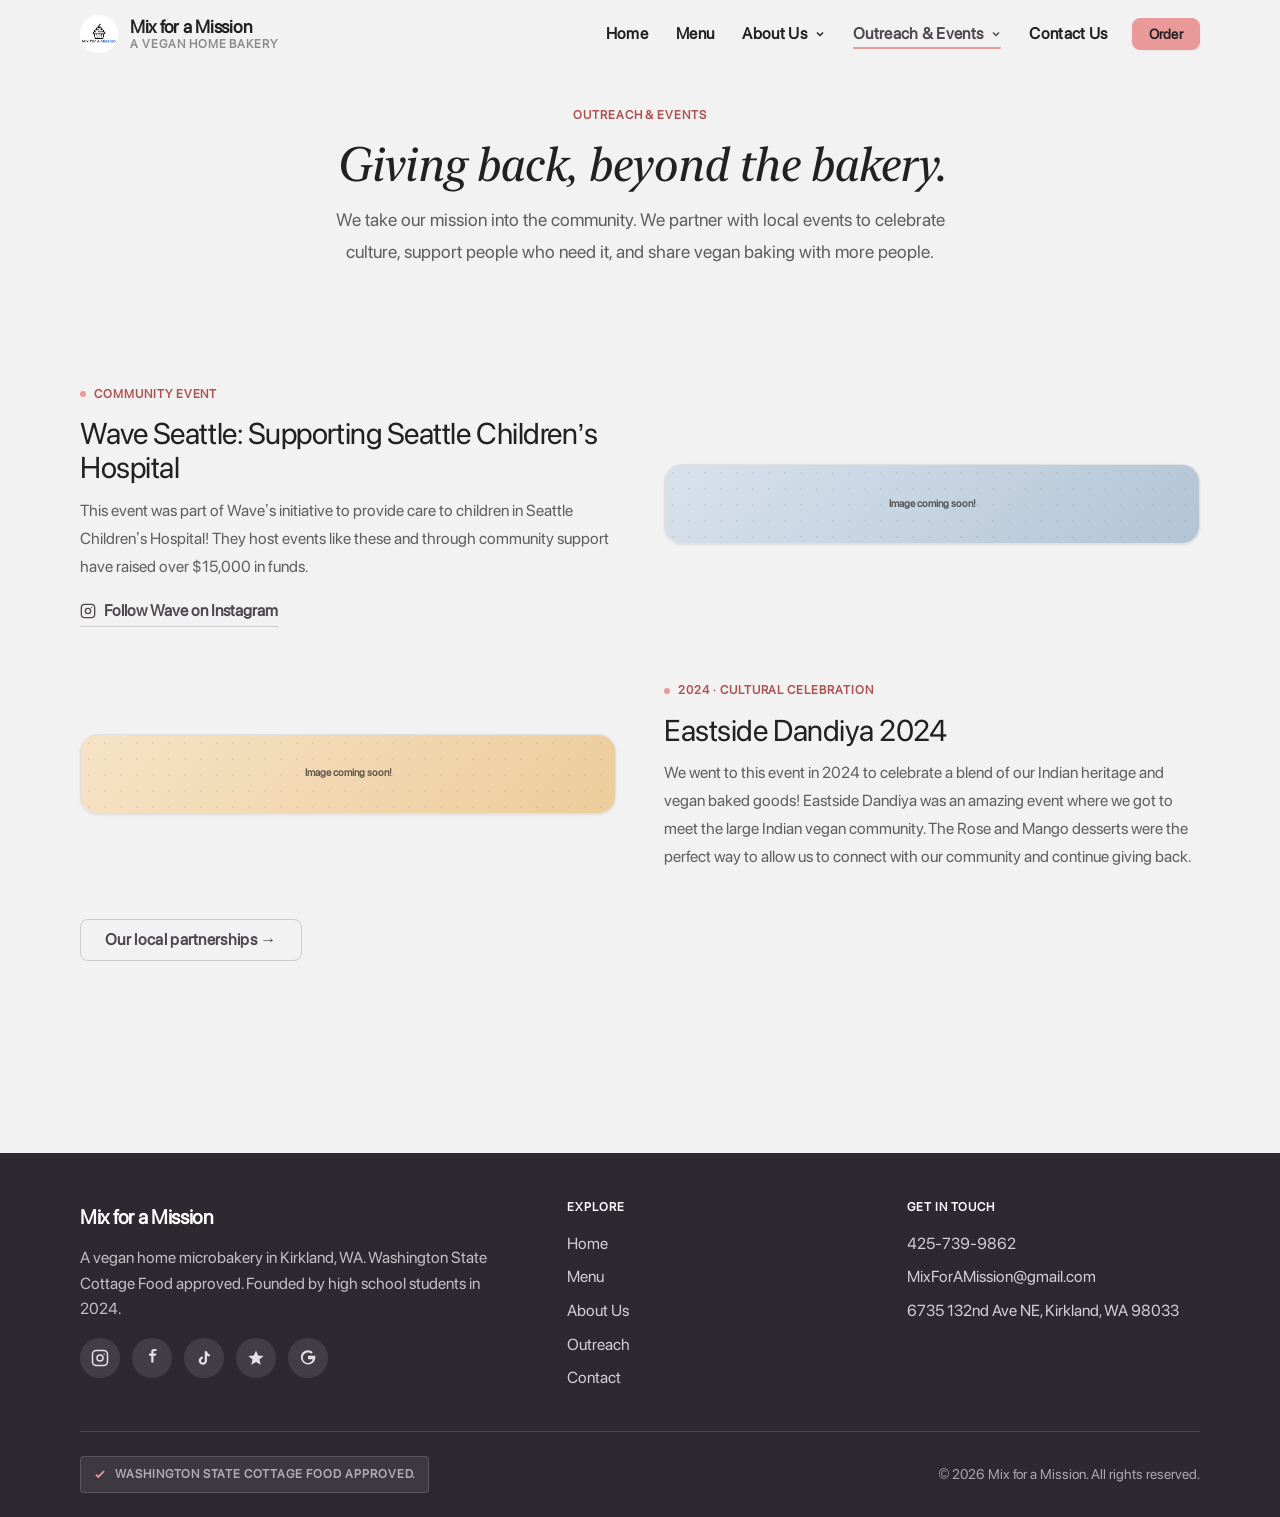
<file: outreach/index.html>
<!DOCTYPE html>
<html lang="en">
<head>
  <meta charset="UTF-8" />
  <meta name="viewport" content="width=device-width, initial-scale=1.0" />
  <title>Outreach &amp; Community Events | Mix for a Mission</title>
  <meta name="description" content="See Mix for a Mission's outreach and community events across the Eastside — partnerships that turn your orders into donations for animal sanctuaries." />
  <meta name="theme-color" content="#2f4a3a" />
  <link rel="canonical" href="https://mixforamission.github.io/outreach/" />


  <link rel="stylesheet" href="../css/styles.css" />
  <link rel="icon" href="../assets/icons/logo.ico" />
</head>
<body>
  <a class="skip-link" href="#main">Skip to content</a>

  <header class="site-header">
    <div class="container header-inner">
      <a class="brand" href="../" aria-label="Mix for a Mission — home">
        <img class="brand-mark" src="../assets/icons/logo.jpeg" alt="Mix for a Mission">
        <span class="brand-text">
          Mix for a Mission
          <small>A Vegan Home Bakery</small>
        </span>
      </a>
      <button class="nav-toggle" type="button" aria-expanded="false" aria-controls="primary-nav" aria-label="Menu">
        <span class="bar" aria-hidden="true"></span>
      </button>
      <nav class="primary-nav" id="primary-nav" aria-label="Primary">
        <ul class="nav-list">
          <li class="nav-item"><a class="nav-link" href="../">Home</a></li>
          <li class="nav-item"><a class="nav-link" href="../menu/">Menu</a></li>
          <li class="nav-item has-dropdown">
            <a class="nav-link has-caret" href="../about/">About Us<svg class="caret" viewBox="0 0 10 10" fill="none" stroke="currentColor" stroke-width="1.5" aria-hidden="true"><path d="M2 3.5L5 6.5L8 3.5"/></svg></a>
            <ul class="dropdown" aria-label="About Us">
              <li><a href="../about/">Our Mission</a></li>
              <li><a href="../about/donations/">Donations</a></li>
              <li><a href="../board/">Board</a></li>
            </ul>
          </li>
          <li class="nav-item has-dropdown">
            <a class="nav-link has-caret is-active" href="./">Outreach &amp; Events<svg class="caret" viewBox="0 0 10 10" fill="none" stroke="currentColor" stroke-width="1.5" aria-hidden="true"><path d="M2 3.5L5 6.5L8 3.5"/></svg></a>
            <ul class="dropdown" aria-label="Outreach &amp; Events">
              <li><a href="local-partnerships/">Local Partnerships</a></li>
            </ul>
          </li>
          <li class="nav-item"><a class="nav-link" href="../contact/">Contact Us</a></li>
        </ul>
        <!-- TODO: replace with the real Google Form URL -->
        <div class="nav-order"><a class="btn btn--secondary btn--sm" href="../contact/#order-form">Order</a></div>
      </nav>
    </div>
  </header>

  <main id="main">
    <!--
      ============================================================
      OUTREACH & EVENTS — past community events
      --------------------------------------------------------
      An alternating-layout timeline featuring real past events.
      Most recent first. Each event has an image placeholder on
      one side and content on the other (flips on desktop).
      ============================================================
    -->

    <!-- ===== Page intro ===== -->
    <section class="page-intro" aria-labelledby="outreach-title">
      <div class="container">
        <span class="eyebrow">Outreach &amp; Events</span>
        <h1 id="outreach-title">Giving back, beyond the bakery.</h1>
        <p class="lead">We take our mission into the community. We partner with local events to celebrate culture, support people who need it, and share vegan baking with more people.</p>
      </div>
    </section>

    <!-- ===== Events timeline ===== -->
    <section class="section" aria-labelledby="events-heading">
      <h2 id="events-heading" class="visually-hidden">Past events</h2>
      <div class="container">
        <div class="event-list">

          <!-- Event 1: Wave Seattle -->
          <article class="event-item event-item--reverse">
            <!-- TODO: replace with <img src="../assets/images/event-wave.jpg" alt="Wave Seattle event"> (~800x600, 4:3) -->
            <div class="event-item__media event-item__media--wave" role="img" aria-label="Placeholder photo from the Wave Seattle event">
              <span class="placeholder-label">Image coming soon!</span>
            </div>
            <div class="event-item__content">
              <span class="event-item__meta"><span class="dot" aria-hidden="true"></span> Community Event</span>
              <h3>Wave Seattle: Supporting Seattle Children&rsquo;s Hospital</h3>
              <p>This event was part of Wave&rsquo;s initiative to provide care to children in Seattle Children&rsquo;s Hospital! They host events like these and through community support have raised over $15,000 in funds.</p>
              <p>
                <a class="event-link" href="https://instagram.com/wave_seattle" target="_blank" rel="noopener">
                  <svg class="ico" viewBox="0 0 24 24" fill="none" stroke="currentColor" stroke-width="2" aria-hidden="true"><rect x="2" y="2" width="20" height="20" rx="5"/><circle cx="12" cy="12" r="4"/><circle cx="17.5" cy="6.5" r="1" fill="currentColor" stroke="none"/></svg>
                  Follow Wave on Instagram
                </a>
              </p>
            </div>
          </article>

          <!-- Event 2: Eastside Dandiya -->
          <article class="event-item">
            <!-- TODO: replace with <img src="../assets/images/event-dandiya.jpg" alt="Eastside Dandiya 2024 event"> (~800x600, 4:3) -->
            <div class="event-item__media event-item__media--dandiya" role="img" aria-label="Placeholder photo from the Eastside Dandiya 2024 event">
              <span class="placeholder-label">Image coming soon!</span>
            </div>
            <div class="event-item__content">
              <span class="event-item__meta"><span class="dot" aria-hidden="true"></span> 2024 &middot; Cultural Celebration</span>
              <h3>Eastside Dandiya 2024</h3>
              <p>We went to this event in 2024 to celebrate a blend of our Indian heritage and vegan baked goods! Eastside Dandiya was an amazing event where we got to meet the large Indian vegan community. The Rose and Mango desserts were the perfect way to allow us to connect with our community and continue giving back.</p>
            </div>
          </article>

        </div>

        <!-- ===== Link to Local Partnerships ===== -->
        <div class="cta-row cta-row--left-lg">
          <a class="btn btn--ghost" href="local-partnerships/">Our local partnerships &rarr;</a>
        </div>
      </div>
    </section>
  </main>

  <footer class="site-footer">
    <div class="container">
      <div class="footer-grid">
        <div>
          <div class="footer-brand">Mix for a Mission</div>
          <p>A vegan home microbakery in Kirkland, WA. Washington State Cottage Food approved. Founded by high school students in 2024.</p>
          <div class="footer-social">
            <a href="https://instagram.com/mixforamission" target="_blank" rel="noopener" aria-label="Instagram"><svg width="18" height="18" viewBox="0 0 24 24" fill="none" stroke="currentColor" stroke-width="2" aria-hidden="true"><rect x="2" y="2" width="20" height="20" rx="5"/><circle cx="12" cy="12" r="4"/><circle cx="17.5" cy="6.5" r="1" fill="currentColor" stroke="none"/></svg></a>
            <a href="https://facebook.com/mixforamission" target="_blank" rel="noopener" aria-label="Facebook"><svg width="18" height="18" viewBox="0 0 24 24" fill="currentColor" aria-hidden="true"><path d="M14 9h3l1-3h-4V4c0-1 .3-1.5 1.7-1.5H18V0h-3C11.5 0 11 1.8 11 3.5V6H8v3h3v9h3V9z"/></svg></a>
            <a href="https://www.tiktok.com/@mixforamission" target="_blank" rel="noopener" aria-label="TikTok"><svg width="18" height="18" viewBox="0 0 24 24" fill="currentColor" aria-hidden="true"><path d="M16 3c.3 2.1 1.6 3.7 3.7 4v3c-1.4 0-2.7-.4-3.7-1v6.5A5.5 5.5 0 1 1 10.5 10v3a2.5 2.5 0 1 0 2.5 2.5V3h3z"/></svg></a>
            <a href="https://www.yelp.com/biz/mix-for-a-mission-kirkland" target="_blank" rel="noopener" aria-label="Yelp"><svg width="18" height="18" viewBox="0 0 24 24" fill="currentColor" aria-hidden="true"><path d="M12 2l2.9 6.6 7.1.6-5.4 4.7 1.7 7L12 17.3 5.7 21l1.7-7L2 9.2l7.1-.6L12 2z"/></svg></a>
            <a href="https://g.page/r/CeCBfKI9pxDIEAI/review" target="_blank" rel="noopener" aria-label="Google Reviews"><svg width="18" height="18" viewBox="0 0 24 24" fill="currentColor" aria-hidden="true"><path d="M12 11v2.8h6.3c-.3 1.6-2 4.7-6.3 4.7-3.8 0-6.9-3.1-6.9-7s3.1-7 6.9-7c2.2 0 3.6.9 4.4 1.7l2-1.9C16.9 2.4 14.7 1.5 12 1.5 6.8 1.5 2.6 5.7 2.6 11S6.8 20.5 12 20.5c5.9 0 9.8-4.1 9.8-9.9 0-.7-.1-1.2-.2-1.6H12z"/></svg></a>
          </div>
        </div>
        <nav aria-label="Footer">
          <h2 class="footer-heading">Explore</h2>
          <ul class="footer-list">
            <li><a href="../">Home</a></li>
            <li><a href="../menu/">Menu</a></li>
            <li><a href="../about/">About Us</a></li>
            <li><a href="./">Outreach</a></li>
            <li><a href="../contact/">Contact</a></li>
          </ul>
        </nav>
        <div>
          <h2 class="footer-heading">Get in touch</h2>
          <ul class="footer-list">
            <li><a href="tel:+14257399862">425-739-9862</a></li>
            <li><a href="mailto:MixForAMission@gmail.com">MixForAMission@gmail.com</a></li>
            <li class="addr">6735 132nd Ave NE, Kirkland, WA 98033</li>
          </ul>
        </div>
      </div>
      <div class="footer-bottom">
        <span class="footer-approval"><svg class="check" viewBox="0 0 24 24" fill="none" stroke="currentColor" stroke-width="3" aria-hidden="true"><path d="M5 13l4 4L19 7"/></svg>Washington State Cottage Food Approved.</span>
        <span>© <span data-year>2024</span> Mix for a Mission. All rights reserved.</span>
      </div>
    </div>
  </footer>

  <script src="../js/main.js"></script>
</body>
</html>
</file>
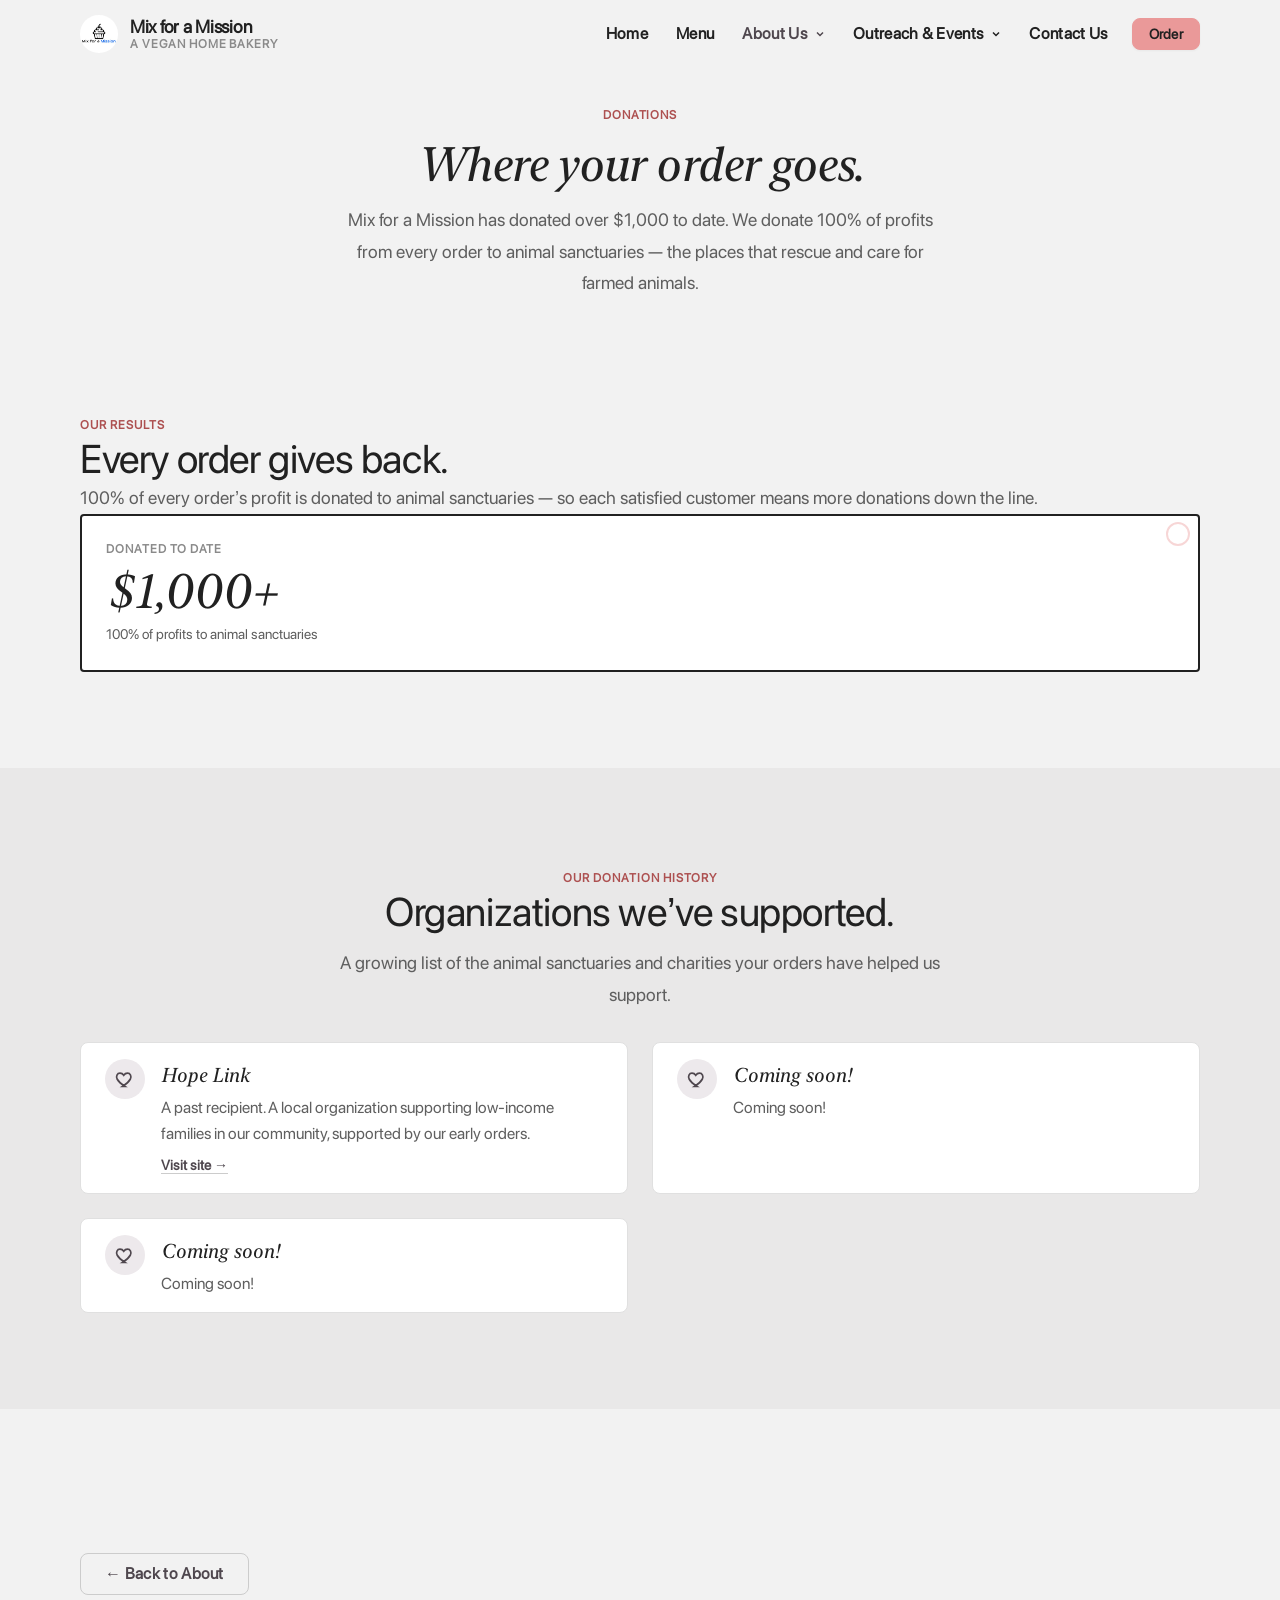
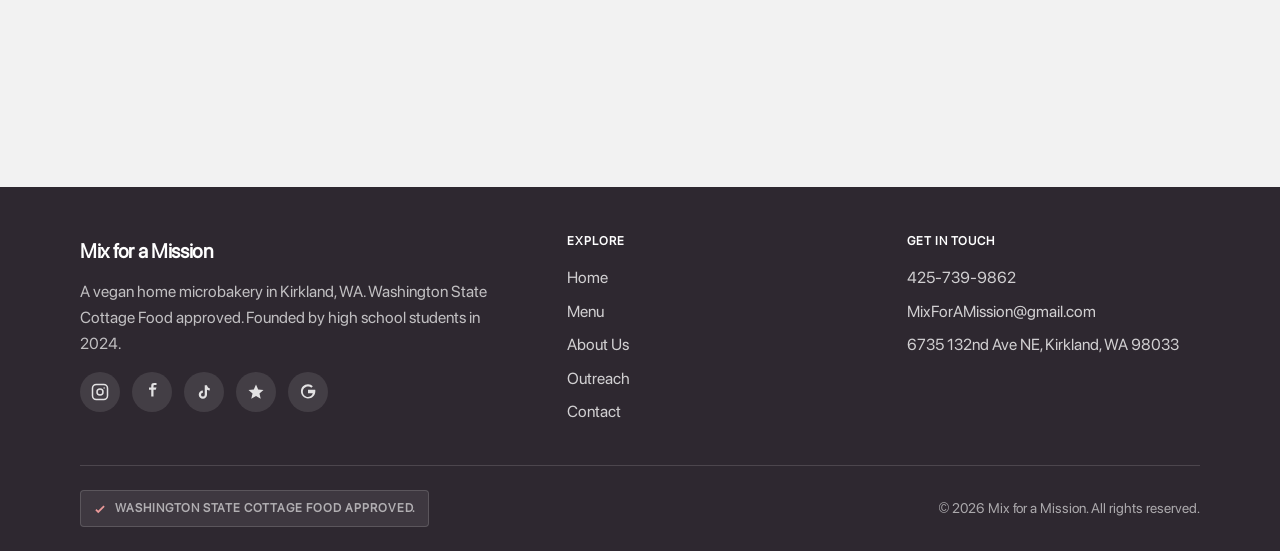
<file: about/donations/index.html>
<!DOCTYPE html>
<html lang="en">
<head>
  <meta charset="UTF-8" />
  <meta name="viewport" content="width=device-width, initial-scale=1.0" />
  <title>Donations: Where Profits Go | Mix for a Mission</title>
  <meta name="description" content="See where Mix for a Mission's profits go. We donate 100% of every order's profit to animal sanctuaries — over $1,000 donated since 2024." />
  <meta name="theme-color" content="#2f4a3a" />
  <link rel="canonical" href="https://mixforamission.github.io/about/donations/" />


  <link rel="stylesheet" href="../../css/styles.css" />
  <link rel="icon" href="../../assets/icons/logo.ico" />
</head>
<body>
  <a class="skip-link" href="#main">Skip to content</a>

  <header class="site-header">
    <div class="container header-inner">
      <a class="brand" href="../../" aria-label="Mix for a Mission — home">
        <img class="brand-mark" src="../../assets/icons/logo.jpeg" alt="Mix for a Mission">
        <span class="brand-text">
          Mix for a Mission
          <small>A Vegan Home Bakery</small>
        </span>
      </a>
      <button class="nav-toggle" type="button" aria-expanded="false" aria-controls="primary-nav" aria-label="Menu">
        <span class="bar" aria-hidden="true"></span>
      </button>
      <nav class="primary-nav" id="primary-nav" aria-label="Primary">
        <ul class="nav-list">
          <li class="nav-item"><a class="nav-link" href="../../">Home</a></li>
          <li class="nav-item"><a class="nav-link" href="../../menu/">Menu</a></li>
          <li class="nav-item has-dropdown">
            <a class="nav-link has-caret is-current" href="../">About Us<svg class="caret" viewBox="0 0 10 10" fill="none" stroke="currentColor" stroke-width="1.5" aria-hidden="true"><path d="M2 3.5L5 6.5L8 3.5"/></svg></a>
            <ul class="dropdown" aria-label="About Us">
              <li><a href="../">Our Mission</a></li>
              <li><a class="is-active" href="./">Donations</a></li>
              <li><a href="../../board/">Board</a></li>
            </ul>
          </li>
          <li class="nav-item has-dropdown">
            <a class="nav-link has-caret" href="../../outreach/">Outreach &amp; Events<svg class="caret" viewBox="0 0 10 10" fill="none" stroke="currentColor" stroke-width="1.5" aria-hidden="true"><path d="M2 3.5L5 6.5L8 3.5"/></svg></a>
            <ul class="dropdown" aria-label="Outreach &amp; Events">
              <li><a href="../../outreach/local-partnerships/">Local Partnerships</a></li>
            </ul>
          </li>
          <li class="nav-item"><a class="nav-link" href="../../contact/">Contact Us</a></li>
        </ul>
        <!-- TODO: replace with the real Google Form URL -->
        <div class="nav-order"><a class="btn btn--secondary btn--sm" href="../../contact/#order-form">Order</a></div>
      </nav>
    </div>
  </header>

  <main id="main">
    <!--
      ============================================================
      DONATIONS — where our profits go
      --------------------------------------------------------
      Intro copy, a prominent $1,000+ stat callout (reuses the
      same .stat-callout component as the home page and the About
      hub), and a JS-rendered editable donations list. The list
      renders from the DONATIONS array in the inline <script>
      below — a non-developer edits THAT array, not the HTML.
      ============================================================
    -->

    <!-- ===== Page intro ===== -->
    <section class="page-intro" aria-labelledby="donations-title">
      <div class="container">
        <span class="eyebrow">Donations</span>
        <h1 id="donations-title">Where your order goes.</h1>
        <p class="lead">Mix for a Mission has donated over $1,000 to date. We donate 100% of profits from every order to animal sanctuaries — the places that rescue and care for farmed animals.</p>
      </div>
    </section>

    <!-- ===== Prominent stat label stamp ($1,000+) ===== -->
    <section class="section" aria-labelledby="stat-heading">
      <div class="container">
        <div class="about-split">
          <div>
            <span class="eyebrow">Our Results</span>
            <h2 id="stat-heading">Every order gives back.</h2>
            <p class="lead">100% of every order&rsquo;s profit is donated to animal sanctuaries &mdash; so each satisfied customer means more donations down the line.</p>
          </div>
          <div class="label-stamp">
            <span class="label-stamp__overline">Donated to date</span>
            <span class="label-stamp__num">$1,000+</span>
            <span class="label-stamp__note">100% of profits to animal sanctuaries</span>
          </div>
        </div>
      </div>
    </section>

    <!-- ===== Donations list (JS-rendered) ===== -->
    <section class="section section--alt" aria-labelledby="donations-list-heading">
      <div class="container">
        <div class="section-head section-head--center">
          <span class="eyebrow">Our Donation History</span>
          <h2 id="donations-list-heading">Organizations we&rsquo;ve supported.</h2>
          <p class="lead">A growing list of the animal sanctuaries and charities your orders have helped us support.</p>
        </div>
        <!-- The list below is populated by JavaScript from the DONATIONS
             array in the inline <script> further down. If JS is disabled,
             this empty list simply won't render (the framing copy above
             still conveys the key facts). -->
        <ul class="donation-list" id="donation-list" aria-label="Donation history"></ul>
      </div>
    </section>

    <!-- ===== Back to About link ===== -->
    <section class="section">
      <div class="container">
        <div class="cta-row cta-row--left-lg">
          <a class="btn btn--ghost" href="../">&larr; Back to About</a>
        </div>
      </div>
    </section>
  </main>

  <!-- ============================================================
       DONATIONS DATA — EDIT THIS SECTION TO UPDATE THE LIST
       ------------------------------------------------------------
       👉 NON-DEVELOPER EDIT INSTRUCTIONS:
       To add, remove, or change a donation entry, edit ONLY the
       DONATIONS list below. Each entry is wrapped in { } and has:
         name:  "Organization name"      (required)
         blurb: "One-line description"   (required)
         link:  "https://..."            (optional — leave as "" for no link)
       Add a comma after each } except the last one. That's it —
       the page updates automatically. Don't change anything else.
       ============================================================ -->
  <script>
    (function () {
      "use strict";

      var DONATIONS = [
      {
        name: "Hope Link",
        blurb: "A past recipient. A local organization supporting low-income families in our community, supported by our early orders.",
        link: "https://www.hopelink.org"
      },
      // TODO: replace with real donation history
      {
        name: "Coming soon!",
        blurb: "Coming soon!",
        link: ""
      },
      // TODO: replace with real donation history
      {
        name: "Coming soon!",
        blurb: "Coming soon!",
        link: ""
      }
    ];

    (function () {
      var list = document.getElementById("donation-list");
      if (!list) return;

      var heartIcon = '<svg viewBox="0 0 24 24" fill="none" stroke="currentColor" ' +
        'stroke-width="2" aria-hidden="true"><path d="M12 21s-7-4.5-9.5-9C1 9 2.5 5 6 5c2 0 3.5 1 4.5 2.5C11.5 6 13 5 15 5c3.5 0 5 4 3.5 7-2.5 4.5-9.5 9-9.5 9z"/></svg>';

      DONATIONS.forEach(function (d) {
        var li = document.createElement("li");
        li.className = "donation-item";

        // Build structure with innerHTML for the static shell, then set
        // user-editable text via textContent so special characters like
        // <, >, & can't break the layout.
        li.innerHTML =
          '<div class="donation-item__marker">' + heartIcon + '</div>' +
          '<div class="donation-item__body">' +
            '<div class="donation-item__name"></div>' +
            '<p class="donation-item__blurb"></p>' +
          '</div>';

        var body = li.querySelector(".donation-item__body");
        li.querySelector(".donation-item__name").textContent = d.name || "";
        body.querySelector(".donation-item__blurb").textContent = d.blurb || "";

        if (d.link && d.link.trim()) {
          var linkP = document.createElement("p");
          linkP.className = "donation-item__link";
          var linkA = document.createElement("a");
          linkA.href = d.link;
          linkA.target = "_blank";
          linkA.rel = "noopener";
          linkA.textContent = "Visit site \u2192"; // →
          linkP.appendChild(linkA);
          body.appendChild(linkP);
        }

        list.appendChild(li);
      });
    })();
    })();
  </script>

  <footer class="site-footer">
    <div class="container">
      <div class="footer-grid">
        <div>
          <div class="footer-brand">Mix for a Mission</div>
          <p>A vegan home microbakery in Kirkland, WA. Washington State Cottage Food approved. Founded by high school students in 2024.</p>
          <div class="footer-social">
            <a href="https://instagram.com/mixforamission" target="_blank" rel="noopener" aria-label="Instagram"><svg width="18" height="18" viewBox="0 0 24 24" fill="none" stroke="currentColor" stroke-width="2" aria-hidden="true"><rect x="2" y="2" width="20" height="20" rx="5"/><circle cx="12" cy="12" r="4"/><circle cx="17.5" cy="6.5" r="1" fill="currentColor" stroke="none"/></svg></a>
            <a href="https://facebook.com/mixforamission" target="_blank" rel="noopener" aria-label="Facebook"><svg width="18" height="18" viewBox="0 0 24 24" fill="currentColor" aria-hidden="true"><path d="M14 9h3l1-3h-4V4c0-1 .3-1.5 1.7-1.5H18V0h-3C11.5 0 11 1.8 11 3.5V6H8v3h3v9h3V9z"/></svg></a>
            <a href="https://www.tiktok.com/@mixforamission" target="_blank" rel="noopener" aria-label="TikTok"><svg width="18" height="18" viewBox="0 0 24 24" fill="currentColor" aria-hidden="true"><path d="M16 3c.3 2.1 1.6 3.7 3.7 4v3c-1.4 0-2.7-.4-3.7-1v6.5A5.5 5.5 0 1 1 10.5 10v3a2.5 2.5 0 1 0 2.5 2.5V3h3z"/></svg></a>
            <a href="https://www.yelp.com/biz/mix-for-a-mission-kirkland" target="_blank" rel="noopener" aria-label="Yelp"><svg width="18" height="18" viewBox="0 0 24 24" fill="currentColor" aria-hidden="true"><path d="M12 2l2.9 6.6 7.1.6-5.4 4.7 1.7 7L12 17.3 5.7 21l1.7-7L2 9.2l7.1-.6L12 2z"/></svg></a>
            <a href="https://g.page/r/CeCBfKI9pxDIEAI/review" target="_blank" rel="noopener" aria-label="Google Reviews"><svg width="18" height="18" viewBox="0 0 24 24" fill="currentColor" aria-hidden="true"><path d="M12 11v2.8h6.3c-.3 1.6-2 4.7-6.3 4.7-3.8 0-6.9-3.1-6.9-7s3.1-7 6.9-7c2.2 0 3.6.9 4.4 1.7l2-1.9C16.9 2.4 14.7 1.5 12 1.5 6.8 1.5 2.6 5.7 2.6 11S6.8 20.5 12 20.5c5.9 0 9.8-4.1 9.8-9.9 0-.7-.1-1.2-.2-1.6H12z"/></svg></a>
          </div>
        </div>
        <nav aria-label="Footer">
          <h2 class="footer-heading">Explore</h2>
          <ul class="footer-list">
            <li><a href="../../">Home</a></li>
            <li><a href="../../menu/">Menu</a></li>
            <li><a href="../">About Us</a></li>
            <li><a href="../../outreach/">Outreach</a></li>
            <li><a href="../../contact/">Contact</a></li>
          </ul>
        </nav>
        <div>
          <h2 class="footer-heading">Get in touch</h2>
          <ul class="footer-list">
            <li><a href="tel:+14257399862">425-739-9862</a></li>
            <li><a href="mailto:MixForAMission@gmail.com">MixForAMission@gmail.com</a></li>
            <li class="addr">6735 132nd Ave NE, Kirkland, WA 98033</li>
          </ul>
        </div>
      </div>
      <div class="footer-bottom">
        <span class="footer-approval"><svg class="check" viewBox="0 0 24 24" fill="none" stroke="currentColor" stroke-width="3" aria-hidden="true"><path d="M5 13l4 4L19 7"/></svg>Washington State Cottage Food Approved.</span>
        <span>© <span data-year>2024</span> Mix for a Mission. All rights reserved.</span>
      </div>
    </div>
  </footer>

  <script src="../../js/main.js"></script>
</body>
</html>
</file>
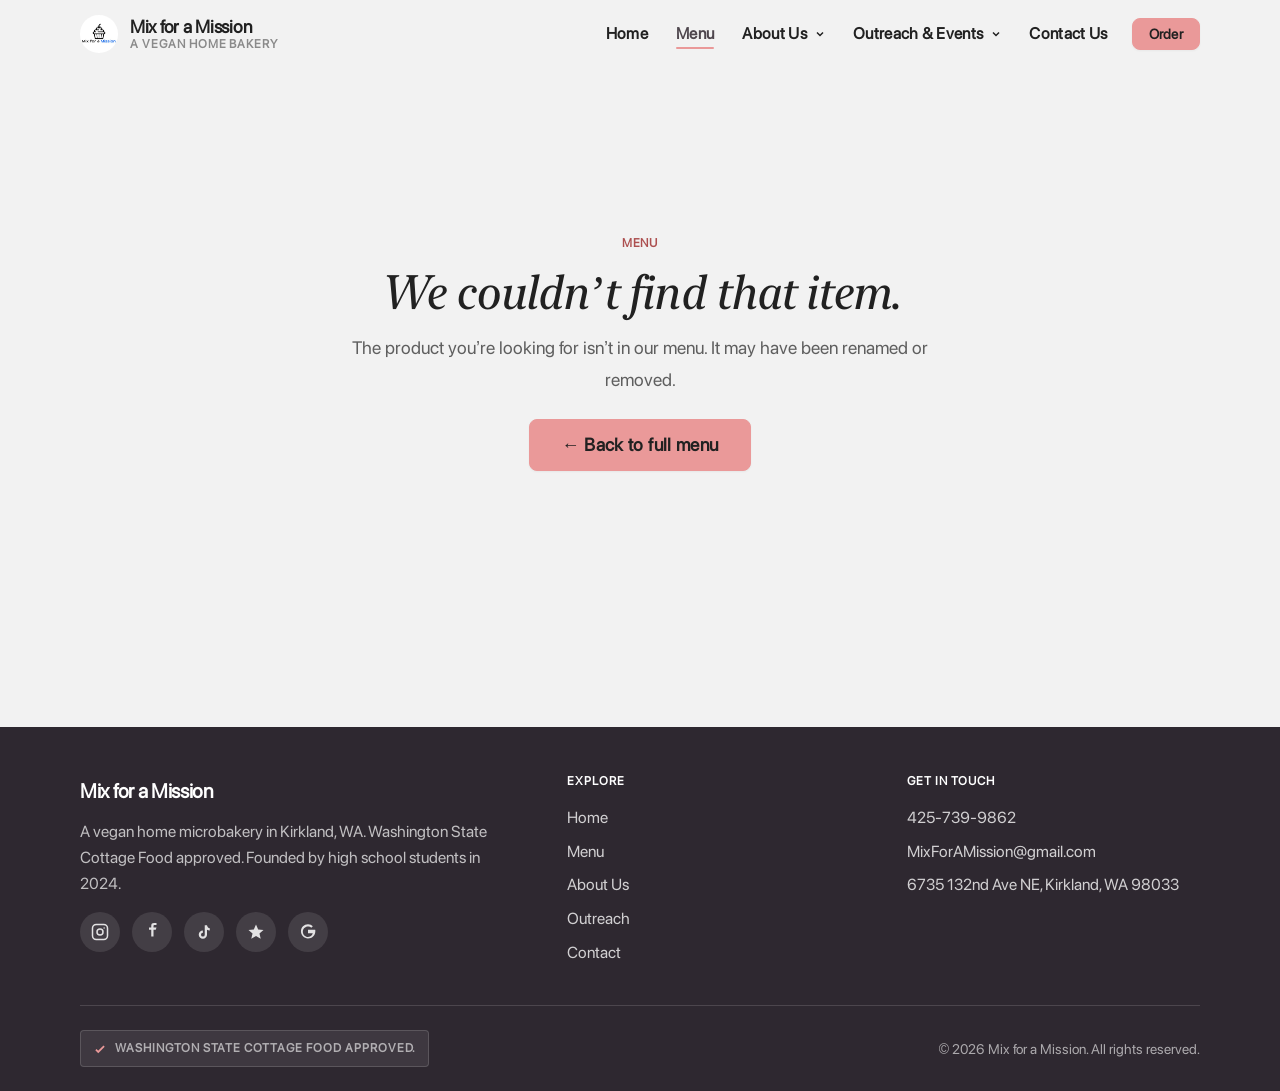
<file: menu/product/index.html>
<!DOCTYPE html>
<html lang="en">
<head>
  <meta charset="UTF-8" />
  <meta name="viewport" content="width=device-width, initial-scale=1.0" />
  <title>Product Details — Mix for a Mission</title>
  <meta name="description" content="Order custom vegan cakes, cupcakes &amp; cookies from Mix for a Mission in Kirkland, WA — 100% of profits go to animal sanctuaries." />
  <meta name="theme-color" content="#2f4a3a" />
  <link rel="canonical" href="https://mixforamission.github.io/menu/product/" />


  <link rel="stylesheet" href="../../css/styles.css" />
  <link rel="icon" href="../../assets/icons/logo.ico" />
</head>
<body>
  <a class="skip-link" href="#main">Skip to content</a>

  <header class="site-header">
    <div class="container header-inner">
      <a class="brand" href="../../" aria-label="Mix for a Mission — home">
        <img class="brand-mark" src="../../assets/icons/logo.jpeg" alt="Mix for a Mission">
        <span class="brand-text">
          Mix for a Mission
          <small>A Vegan Home Bakery</small>
        </span>
      </a>
      <button class="nav-toggle" type="button" aria-expanded="false" aria-controls="primary-nav" aria-label="Menu">
        <span class="bar" aria-hidden="true"></span>
      </button>
      <nav class="primary-nav" id="primary-nav" aria-label="Primary">
        <ul class="nav-list">
          <li class="nav-item"><a class="nav-link" href="../../">Home</a></li>
          <li class="nav-item"><a class="nav-link is-active" href="../">Menu</a></li>
          <li class="nav-item has-dropdown">
            <a class="nav-link has-caret" href="../../about/">About Us<svg class="caret" viewBox="0 0 10 10" fill="none" stroke="currentColor" stroke-width="1.5" aria-hidden="true"><path d="M2 3.5L5 6.5L8 3.5"/></svg></a>
            <ul class="dropdown" aria-label="About Us">
              <li><a href="../../about/">Our Mission</a></li>
              <li><a href="../../about/donations/">Donations</a></li>
              <li><a href="../../board/">Board</a></li>
            </ul>
          </li>
          <li class="nav-item has-dropdown">
            <a class="nav-link has-caret" href="../../outreach/">Outreach &amp; Events<svg class="caret" viewBox="0 0 10 10" fill="none" stroke="currentColor" stroke-width="1.5" aria-hidden="true"><path d="M2 3.5L5 6.5L8 3.5"/></svg></a>
            <ul class="dropdown" aria-label="Outreach &amp; Events">
              <li><a href="../../outreach/local-partnerships/">Local Partnerships</a></li>
            </ul>
          </li>
          <li class="nav-item"><a class="nav-link" href="../../contact/">Contact Us</a></li>
        </ul>
        <div class="nav-order"><a class="btn btn--secondary btn--sm" href="../../contact/#order-form">Order</a></div>
      </nav>
    </div>
  </header>

  <main id="main">
    <!-- Populated entirely by JS below -->
    <section class="section">
      <div class="container">
        <div id="product-content"></div>
        <noscript>
          <div class="page-intro" style="text-align:center; padding-block:var(--sp-8);">
            <span class="eyebrow">Menu</span>
            <h1 style="margin-bottom:var(--sp-3);">JavaScript required.</h1>
            <p class="lead">Please enable JavaScript to view product details, or browse our full menu.</p>
            <div class="cta-row" style="margin-top:var(--sp-5);">
              <a class="btn btn--secondary btn--lg" href="../">&#8592; Back to full menu</a>
            </div>
          </div>
        </noscript>
      </div>
    </section>
  </main>

  <footer class="site-footer">
    <div class="container">
      <div class="footer-grid">
        <div>
          <div class="footer-brand">Mix for a Mission</div>
          <p>A vegan home microbakery in Kirkland, WA. Washington State Cottage Food approved. Founded by high school students in 2024.</p>
          <div class="footer-social">
            <a href="https://instagram.com/mixforamission" target="_blank" rel="noopener" aria-label="Instagram"><svg width="18" height="18" viewBox="0 0 24 24" fill="none" stroke="currentColor" stroke-width="2" aria-hidden="true"><rect x="2" y="2" width="20" height="20" rx="5"/><circle cx="12" cy="12" r="4"/><circle cx="17.5" cy="6.5" r="1" fill="currentColor" stroke="none"/></svg></a>
            <a href="https://facebook.com/mixforamission" target="_blank" rel="noopener" aria-label="Facebook"><svg width="18" height="18" viewBox="0 0 24 24" fill="currentColor" aria-hidden="true"><path d="M14 9h3l1-3h-4V4c0-1 .3-1.5 1.7-1.5H18V0h-3C11.5 0 11 1.8 11 3.5V6H8v3h3v9h3V9z"/></svg></a>
            <a href="https://www.tiktok.com/@mixforamission" target="_blank" rel="noopener" aria-label="TikTok"><svg width="18" height="18" viewBox="0 0 24 24" fill="currentColor" aria-hidden="true"><path d="M16 3c.3 2.1 1.6 3.7 3.7 4v3c-1.4 0-2.7-.4-3.7-1v6.5A5.5 5.5 0 1 1 10.5 10v3a2.5 2.5 0 1 0 2.5 2.5V3h3z"/></svg></a>
            <a href="https://www.yelp.com/biz/mix-for-a-mission-kirkland" target="_blank" rel="noopener" aria-label="Yelp"><svg width="18" height="18" viewBox="0 0 24 24" fill="currentColor" aria-hidden="true"><path d="M12 2l2.9 6.6 7.1.6-5.4 4.7 1.7 7L12 17.3 5.7 21l1.7-7L2 9.2l7.1-.6L12 2z"/></svg></a>
            <a href="https://g.page/r/CeCBfKI9pxDIEAI/review" target="_blank" rel="noopener" aria-label="Google Reviews"><svg width="18" height="18" viewBox="0 0 24 24" fill="currentColor" aria-hidden="true"><path d="M12 11v2.8h6.3c-.3 1.6-2 4.7-6.3 4.7-3.8 0-6.9-3.1-6.9-7s3.1-7 6.9-7c2.2 0 3.6.9 4.4 1.7l2-1.9C16.9 2.4 14.7 1.5 12 1.5 6.8 1.5 2.6 5.7 2.6 11S6.8 20.5 12 20.5c5.9 0 9.8-4.1 9.8-9.9 0-.7-.1-1.2-.2-1.6H12z"/></svg></a>
          </div>
        </div>
        <nav aria-label="Footer">
          <h2 class="footer-heading">Explore</h2>
          <ul class="footer-list">
            <li><a href="../../">Home</a></li>
            <li><a href="../">Menu</a></li>
            <li><a href="../../about/">About Us</a></li>
            <li><a href="../../outreach/">Outreach</a></li>
            <li><a href="../../contact/">Contact</a></li>
          </ul>
        </nav>
        <div>
          <h2 class="footer-heading">Get in touch</h2>
          <ul class="footer-list">
            <li><a href="tel:+14257399862">425-739-9862</a></li>
            <li><a href="mailto:MixForAMission@gmail.com">MixForAMission@gmail.com</a></li>
            <li class="addr">6735 132nd Ave NE, Kirkland, WA 98033</li>
          </ul>
        </div>
      </div>
      <div class="footer-bottom">
        <span class="footer-approval"><svg class="check" viewBox="0 0 24 24" fill="none" stroke="currentColor" stroke-width="3" aria-hidden="true"><path d="M5 13l4 4L19 7"/></svg>Washington State Cottage Food Approved.</span>
        <span>&copy; <span data-year>2024</span> Mix for a Mission. All rights reserved.</span>
      </div>
    </div>
  </footer>

  <script src="../../js/product-data.js"></script>
  <script src="../../js/main.js"></script>
  <script>
    (function () {
      "use strict";

      var container = document.getElementById("product-content");
      if (!container) return;

      // --- Swap the static <meta name="description"> with one specific
      //     to the product being viewed (SEO: each item gets unique copy) ---
      function setMetaDescription(text) {
        var meta = document.querySelector('meta[name="description"]');
        if (meta) meta.setAttribute("content", text);
      }

      // --- Category labels & pricing (matches /menu/ exactly) ---
      var categoryLabels = {
        cake:     "Cakes",
        cupcake:  "Cupcakes",
        cookie:   "Cookies"
      };

      // Singular forms for SEO meta description fallback copy
      var categorySingular = {
        cake:     "cake",
        cupcake:  "cupcake",
        cookie:   "cookie"
      };

      var categoryPricing = {
        cake:    '<span class="price-chip"><span class="num">$50</span><span class="lbl">non-custom 7&Prime; 3-layer</span></span> <span class="price-chip"><span class="num">$60+</span><span class="lbl">custom cakes</span></span>',
        cupcake: '<span class="price-chip"><span class="num">$30</span><span class="lbl">/ 12</span><span class="lbl">+ $2.50 half &amp; half</span></span> <span class="price-chip"><span class="num">$45</span><span class="lbl">/ 24</span><span class="lbl">+ $5 half &amp; half</span></span>',
        cookie:  '<span class="price-chip"><span class="num">$18</span><span class="lbl">/ 6</span></span> <span class="price-chip"><span class="num">$30</span><span class="lbl">/ 12</span><span class="lbl">+ $2 half &amp; half</span></span> <span class="price-chip"><span class="num">$45</span><span class="lbl">/ 24</span><span class="lbl">+ $4 half &amp; half</span></span>'
      };

      var gfSurcharge = {
        cake:    "$5",
        cupcake: "$3",
        cookie:  "$3"
      };

      // --- Read ?item= from URL ---
      var params = new URLSearchParams(window.location.search);
      var itemKey = params.get("item");
      var data = (itemKey && productData[itemKey]) ? productData[itemKey] : null;

      // --- 404: not found ---
      if (!data) {
        document.title = "Item not found: Mix for a Mission";
        setMetaDescription("That menu item isn't available right now. Browse our full vegan menu of cakes, cupcakes, and cookies from Mix for a Mission in Kirkland, WA.");
        container.innerHTML =
          '<div class="page-intro" style="text-align:center; padding-block:var(--sp-8);">' +
            '<span class="eyebrow">Menu</span>' +
            '<h1 style="margin-bottom:var(--sp-3);">We couldn&rsquo;t find that item.</h1>' +
            '<p class="lead">The product you&rsquo;re looking for isn&rsquo;t in our menu. It may have been renamed or removed.</p>' +
            '<div class="cta-row" style="margin-top:var(--sp-5);">' +
              '<a class="btn btn--secondary btn--lg" href="./">← Back to full menu</a>' +
            '</div>' +
          '</div>';
        return;
      }

      // --- Set document.title + description ---
      document.title = data.name + ": Mix for a Mission";
      var productDesc = (data.tagline
        ? data.name + " — " + data.tagline
        : data.name + ": a vegan " + (categorySingular[data.category] || "baked good") + " from Mix for a Mission, a vegan home bakery in Kirkland, WA. 100% of profits go to animal sanctuaries.");
      setMetaDescription(productDesc.slice(0, 320));

      // --- Build breadcrumb ---
      var catLabel = categoryLabels[data.category] || data.category;
      var catAnchorMap = {
        cake: "cakes", cupcake: "cupcakes", cookie: "cookies"
      };
      var catAnchor = catAnchorMap[data.category] || "cakes";

      // --- Custom order flag (used by size & ingredients blocks below) ---
      var isCustom = (itemKey === 'cake-custom-order');

      // --- Build tagline ---
      var taglineHtml = data.tagline
        ? '<p class="lead">' + data.tagline + '</p>'
        : '<p class="lead" style="font-style:italic; opacity:0.7;">Details coming soon!</p>';

      // --- Build pricing ---
      var pricingHtml = categoryPricing[data.category] || "";

      // --- Build GF note ---
      var gfHtml = "";
      if (data.gfAvailable) {
        var surcharge = gfSurcharge[data.category] || "$3";
        gfHtml = '<p class="menu-gf-note" style="margin:var(--sp-4) 0 0; max-width:none;">' +
          'Can be made gluten-free for an additional $' + surcharge + ' — just note it when you order.' +
          '</p>';
      }

      // --- Build size info ---
      var sizeHtml = data.sizeInfo
        ? '<p><span class="details-label">Size</span>' + data.sizeInfo + '</p>'
        : isCustom
          ? '<p><span class="details-label">Size</span>Varies by design — discussed after ordering. All custom cakes must comply with Washington Cottage Food requirements.</p>'
          : '<p style="font-style:italic; opacity:0.7;">Details coming soon!</p>';

      // --- Build allergens callout ---
      var allergensHtml = "";
      if (data.allergens) {
        allergensHtml =
          '<div style="margin-top:var(--sp-4); padding:var(--sp-3) var(--sp-4); background-color:var(--color-surface); border:1px solid var(--color-line); border-radius:var(--radius);">' +
            '<span class="details-label">Allergens</span>' +
            '<p style="font-size:var(--fs-xs); margin:0;"><strong>Contains:</strong> ' + data.allergens + '</p>' +
          '</div>';
      }

      // --- Build ingredients ---
      var ingredientsHtml = "";
      if (data.ingredients) {
        ingredientsHtml =
          '<p style="margin-top:var(--sp-4);"><span class="details-label">Ingredients</span>' + data.ingredients + '</p>' +
          '<p class="details-note" style="border-top:1px dashed var(--color-line); margin-top:var(--sp-3); padding-top:var(--sp-2);">Ingredients may be subject to change. Text us with any questions.</p>';
      } else if (isCustom) {
        ingredientsHtml = '<p style="margin-top:var(--sp-4);"><span class="details-label">Ingredients</span>Determined when you order — we will work with you to design a cake that fits your preferences, dietary needs, and Washington Cottage Food requirements.</p>';
      } else {
        ingredientsHtml = '<p style="font-style:italic; opacity:0.7;">Details coming soon!</p>';
      }

      // --- Build product photo (keyed by actual product key, not imageKey —
      //     imageKey is shared across categories and would cause false positives) ---
      var photoMap = {
        // Cakes
        'cake-almond-crunch-bar':          '../../assets/images/cakes/almondcrunch.png',
        'cake-cardamom-rose':              '../../assets/images/cakes/cardamomrose.png',
        'cake-black-forest':               '../../assets/images/cakes/blackforest.png',
        'cake-enchanted-tree-stump':       '../../assets/images/cakes/enchantedforest.jpeg',
        'cake-vanilla-biscoff':            '../../assets/images/cakes/biscoff.png',
        'cake-vanilla-lemon-curd':         '../../assets/images/cakes/lemoncurd.png',
        'cake-mango-vanilla':              '../../assets/images/cakes/mangolassi.png',
        'cake-red-velvet':                 '../../assets/images/cakes/redvelvet.png',
        'cake-custom-order':              '../../assets/images/cakes/custom.png',
        'cake-strawberry-crunch':          '../../assets/images/cakes/strawberrycrunch.png',
        'cake-ube-vanilla':                '../../assets/images/cakes/ube.png',
        'cake-vanilla-sprinkles':          '../../assets/images/cakes/vintagestylevanilla.png',
        // Cupcakes
        'cupcake-vanilla-biscoff':         '../../assets/images/cupcakes/biscoffcupcake.png',
        'cupcake-cardamom-rose':           '../../assets/images/cupcakes/cardamomrosecupcake.png',
        'cupcake-chocolate-oreo-crunch':   '../../assets/images/cupcakes/chocolateoreocupcake.png',
        'cupcake-chocolate-coffee':        '../../assets/images/cupcakes/coffeecupcake.png',
        'cupcake-red-velvet':              '../../assets/images/cupcakes/redvelvetcupcake.png',
        'cupcake-ube-vanilla':             '../../assets/images/cupcakes/ubecupcake.png',
        'cupcake-vanilla-sprinkle':        '../../assets/images/cupcakes/vanillacupcake.png',
        // Cookies
        'cookie-biscoff-stuff':            '../../assets/images/cookies/cookiebutterstuffed.png',
        'cookie-blue-monster':             '../../assets/images/cookies/bluemonstercookie.png',
        'cookie-party-sprinkles':          '../../assets/images/cookies/sprinklecookie.png',
        'cookie-toasted-smores':           '../../assets/images/cookies/smore%20cookie.png',
        'cookie-pumpkin-spice-latte':      '../../assets/images/cookies/pumpkinspicelatte.png',
        'cookie-strawberry-crunch':        '../../assets/images/cookies/strawberrycrunchcookie.png'
      };

      var photoPath = photoMap[itemKey] || null;
      var photoHtml = photoPath
        ? '<div class="flavor-card__media" style="border-radius:var(--radius-lg); max-width:480px;"><img src="' + photoPath + '" alt="' + data.name + '"></div>'
        : '<div class="flavor-card__media flavor-card__media--' + data.imageKey + '" role="img" aria-label="Placeholder for ' + data.name + '"><span class="placeholder-label">Image coming soon!</span></div>';

      // --- Render ---
      container.innerHTML =
        // Breadcrumb
        '<nav class="breadcrumb" aria-label="Breadcrumb" style="margin-bottom:var(--sp-5); font-size:var(--fs-xs); color:var(--color-text-muted);">' +
          '<a href="../" style="color:var(--color-text-muted);">Menu</a>' +
          ' <span aria-hidden="true">›</span> ' +
          '<a href="../#' + catAnchor + '" style="color:var(--color-text-muted);">' + catLabel + '</a>' +
          ' <span aria-hidden="true">›</span> ' +
          '<span style="color:var(--color-text); font-weight:var(--font-weight-semibold);">' + data.name + '</span>' +
        '</nav>' +

        // Product grid: image left, details right
        '<div style="display:grid; gap:var(--sp-6); grid-template-columns:1fr; align-items:start;">' +

          // Product photo (or placeholder)
          photoHtml +

          // Details
          '<div>' +
            '<h1 id="product-heading" style="margin-bottom:var(--sp-2);">' + data.name + '</h1>' +
            taglineHtml +

            // Pricing block
            '<div style="display:flex; flex-wrap:wrap; gap:var(--sp-2); margin:var(--sp-5) 0 var(--sp-4);">' +
              pricingHtml +
            '</div>' +

            gfHtml +

            // Size, Allergens & Ingredients section
            '<div style="margin-top:var(--sp-5); padding-top:var(--sp-4); border-top:1px solid var(--color-line); font-size:var(--fs-xs); line-height:var(--lh-relaxed); color:var(--color-text-muted);">' +
              sizeHtml +
              allergensHtml +
              ingredientsHtml +
            '</div>' +

            // Order CTA
            '<div style="margin-top:var(--sp-5);">' +
              '<a class="btn btn--primary btn--lg" href="../../contact/#order-form">Order This</a>' +
            '</div>' +
          '</div>' +

        '</div>';
    })();
  </script>
</body>
</html>
</file>
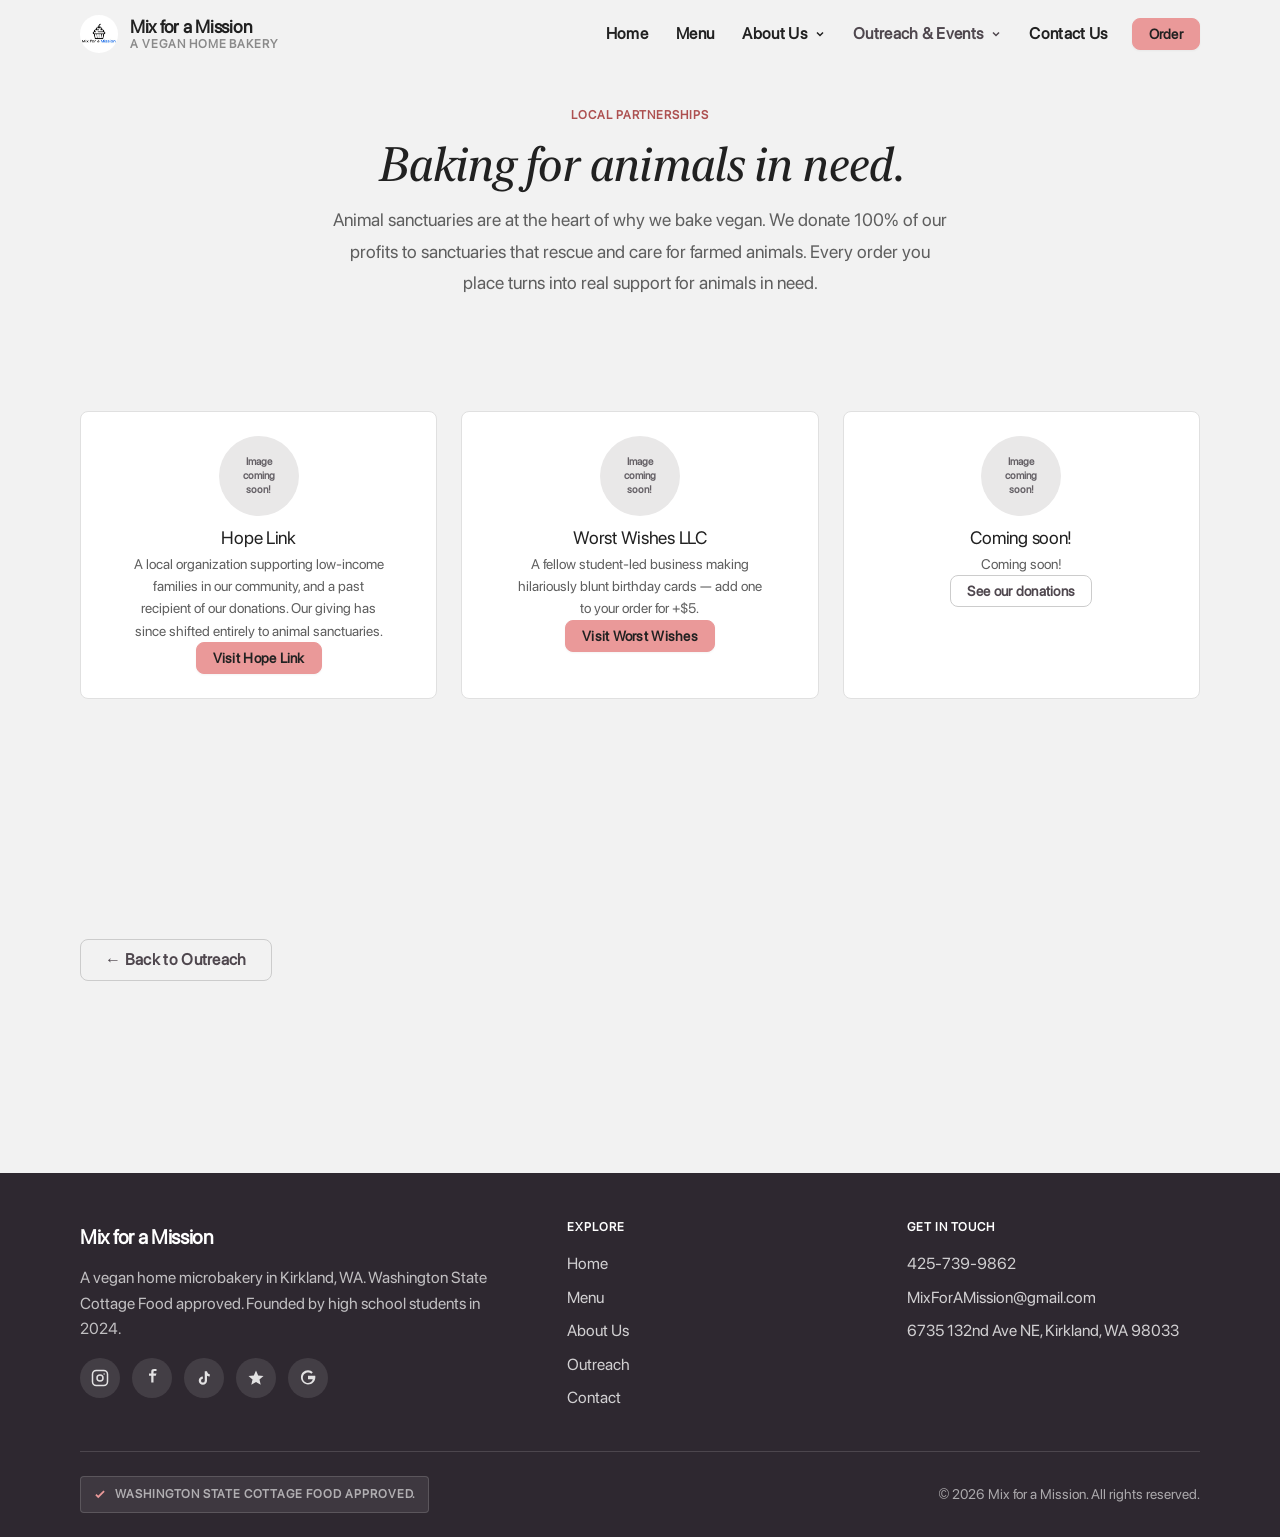
<file: outreach/local-partnerships/index.html>
<!DOCTYPE html>
<html lang="en">
<head>
  <meta charset="UTF-8" />
  <meta name="viewport" content="width=device-width, initial-scale=1.0" />
  <title>Local Partnerships &amp; Animal Sanctuaries | Mix for a Mission</title>
  <meta name="description" content="Mix for a Mission partners with animal sanctuaries — 100% of profits support rescues for farmed animals. Learn about our local partnerships." />
  <meta name="theme-color" content="#2f4a3a" />
  <link rel="canonical" href="https://mixforamission.github.io/outreach/local-partnerships/" />


  <link rel="stylesheet" href="../../css/styles.css" />
  <link rel="icon" href="../../assets/icons/logo.ico" />
</head>
<body>
  <a class="skip-link" href="#main">Skip to content</a>

  <header class="site-header">
    <div class="container header-inner">
      <a class="brand" href="../../" aria-label="Mix for a Mission — home">
        <img class="brand-mark" src="../../assets/icons/logo.jpeg" alt="Mix for a Mission">
        <span class="brand-text">
          Mix for a Mission
          <small>A Vegan Home Bakery</small>
        </span>
      </a>
      <button class="nav-toggle" type="button" aria-expanded="false" aria-controls="primary-nav" aria-label="Menu">
        <span class="bar" aria-hidden="true"></span>
      </button>
      <nav class="primary-nav" id="primary-nav" aria-label="Primary">
        <ul class="nav-list">
          <li class="nav-item"><a class="nav-link" href="../../">Home</a></li>
          <li class="nav-item"><a class="nav-link" href="../../menu/">Menu</a></li>
          <li class="nav-item has-dropdown">
            <a class="nav-link has-caret" href="../../about/">About Us<svg class="caret" viewBox="0 0 10 10" fill="none" stroke="currentColor" stroke-width="1.5" aria-hidden="true"><path d="M2 3.5L5 6.5L8 3.5"/></svg></a>
            <ul class="dropdown" aria-label="About Us">
              <li><a href="../../about/">Our Mission</a></li>
              <li><a href="../../about/donations/">Donations</a></li>
              <li><a href="../../board/">Board</a></li>
            </ul>
          </li>
          <li class="nav-item has-dropdown">
            <a class="nav-link has-caret is-current" href="../">Outreach &amp; Events<svg class="caret" viewBox="0 0 10 10" fill="none" stroke="currentColor" stroke-width="1.5" aria-hidden="true"><path d="M2 3.5L5 6.5L8 3.5"/></svg></a>
            <ul class="dropdown" aria-label="Outreach &amp; Events">
              <li><a class="is-active" href="./">Local Partnerships</a></li>
            </ul>
          </li>
          <li class="nav-item"><a class="nav-link" href="../../contact/">Contact Us</a></li>
        </ul>
        <!-- TODO: replace with the real Google Form URL -->
        <div class="nav-order"><a class="btn btn--secondary btn--sm" href="../../contact/#order-form">Order</a></div>
      </nav>
    </div>
  </header>

  <main id="main">
    <!--
      ============================================================
      LOCAL PARTNERSHIPS — organizations we work with
      --------------------------------------------------------
      A responsive partner grid. 100% of profits now go to animal
      sanctuaries; Hope Link is shown as a past recipient from our
      earlier orders. The remaining cards are clearly
      marked TODO placeholders so the page isn't visually empty
      and is ready for real partner content.
      ============================================================
    -->

    <!-- ===== Page intro ===== -->
    <section class="page-intro" aria-labelledby="partners-title">
      <div class="container">
        <span class="eyebrow">Local Partnerships</span>
        <h1 id="partners-title">Baking for animals in need.</h1>
        <p class="lead">Animal sanctuaries are at the heart of why we bake vegan. We donate 100% of our profits to sanctuaries that rescue and care for farmed animals. Every order you place turns into real support for animals in need.</p>
      </div>
    </section>

    <!-- ===== Partner grid ===== -->
    <section class="section" aria-labelledby="partners-grid-heading">
      <h2 id="partners-grid-heading" class="visually-hidden">Our partners</h2>
      <div class="container">
        <div class="partner-grid">

          <!-- Past donation recipient: Hope Link -->
          <article class="product-card partner-card">
            <!-- TODO: replace with Hope Link logo <img src="../assets/images/partner-hopelink.svg" alt="Hope Link logo"> -->
            <div class="product-card__media product-card__media--hopelink" role="img" aria-label="Placeholder for Hope Link logo">
              <span class="placeholder-label">Image coming soon!</span>
            </div>
            <div class="product-card__body">
              <h3>Hope Link</h3>
              <p class="partner-blurb">A local organization supporting low-income families in our community, and a past recipient of our donations. Our giving has since shifted entirely to animal sanctuaries.</p>
              <a class="btn btn--secondary btn--sm" href="https://www.hopelink.org" target="_blank" rel="noopener">Visit Hope Link</a>
            </div>
          </article>

          <!-- Confirmed partner: Worst Wishes LLC -->
          <article class="product-card partner-card">
            <!-- TODO: replace with Worst Wishes logo <img src="../assets/images/partner-worstwishes.svg" alt="Worst Wishes LLC logo"> -->
            <div class="product-card__media product-card__media--worstwishes" role="img" aria-label="Placeholder for Worst Wishes LLC logo">
              <span class="placeholder-label">Image coming soon!</span>
            </div>
            <div class="product-card__body">
              <h3>Worst Wishes LLC</h3>
              <p class="partner-blurb">A fellow student-led business making hilariously blunt birthday cards &mdash; add one to your order for +$5.</p>
              <a class="btn btn--secondary btn--sm" href="https://worstwishes.square.site/" target="_blank" rel="noopener">Visit Worst Wishes</a>
            </div>
          </article>

          <!-- TODO: replace with a real partner. Placeholder card. -->
          <article class="product-card partner-card">
            <div class="product-card__media product-card__media--partner-placeholder" role="img" aria-label="Placeholder for a future partner logo">
              <span class="placeholder-label">Image coming soon!</span>
            </div>
            <div class="product-card__body">
              <h3>Coming soon!</h3>
              <p class="partner-blurb">Coming soon!</p>
              <a class="btn btn--ghost btn--sm" href="../../about/donations/">See our donations</a>
            </div>
          </article>

        </div>
      </div>
    </section>

    <!-- ===== Back to Outreach link ===== -->
    <section class="section">
      <div class="container">
        <div class="cta-row cta-row--left-lg">
          <a class="btn btn--ghost" href="../">&larr; Back to Outreach</a>
        </div>
      </div>
    </section>
  </main>

  <footer class="site-footer">
    <div class="container">
      <div class="footer-grid">
        <div>
          <div class="footer-brand">Mix for a Mission</div>
          <p>A vegan home microbakery in Kirkland, WA. Washington State Cottage Food approved. Founded by high school students in 2024.</p>
          <div class="footer-social">
            <a href="https://instagram.com/mixforamission" target="_blank" rel="noopener" aria-label="Instagram"><svg width="18" height="18" viewBox="0 0 24 24" fill="none" stroke="currentColor" stroke-width="2" aria-hidden="true"><rect x="2" y="2" width="20" height="20" rx="5"/><circle cx="12" cy="12" r="4"/><circle cx="17.5" cy="6.5" r="1" fill="currentColor" stroke="none"/></svg></a>
            <a href="https://facebook.com/mixforamission" target="_blank" rel="noopener" aria-label="Facebook"><svg width="18" height="18" viewBox="0 0 24 24" fill="currentColor" aria-hidden="true"><path d="M14 9h3l1-3h-4V4c0-1 .3-1.5 1.7-1.5H18V0h-3C11.5 0 11 1.8 11 3.5V6H8v3h3v9h3V9z"/></svg></a>
            <a href="https://www.tiktok.com/@mixforamission" target="_blank" rel="noopener" aria-label="TikTok"><svg width="18" height="18" viewBox="0 0 24 24" fill="currentColor" aria-hidden="true"><path d="M16 3c.3 2.1 1.6 3.7 3.7 4v3c-1.4 0-2.7-.4-3.7-1v6.5A5.5 5.5 0 1 1 10.5 10v3a2.5 2.5 0 1 0 2.5 2.5V3h3z"/></svg></a>
            <a href="https://www.yelp.com/biz/mix-for-a-mission-kirkland" target="_blank" rel="noopener" aria-label="Yelp"><svg width="18" height="18" viewBox="0 0 24 24" fill="currentColor" aria-hidden="true"><path d="M12 2l2.9 6.6 7.1.6-5.4 4.7 1.7 7L12 17.3 5.7 21l1.7-7L2 9.2l7.1-.6L12 2z"/></svg></a>
            <a href="https://g.page/r/CeCBfKI9pxDIEAI/review" target="_blank" rel="noopener" aria-label="Google Reviews"><svg width="18" height="18" viewBox="0 0 24 24" fill="currentColor" aria-hidden="true"><path d="M12 11v2.8h6.3c-.3 1.6-2 4.7-6.3 4.7-3.8 0-6.9-3.1-6.9-7s3.1-7 6.9-7c2.2 0 3.6.9 4.4 1.7l2-1.9C16.9 2.4 14.7 1.5 12 1.5 6.8 1.5 2.6 5.7 2.6 11S6.8 20.5 12 20.5c5.9 0 9.8-4.1 9.8-9.9 0-.7-.1-1.2-.2-1.6H12z"/></svg></a>
          </div>
        </div>
        <nav aria-label="Footer">
          <h2 class="footer-heading">Explore</h2>
          <ul class="footer-list">
            <li><a href="../../">Home</a></li>
            <li><a href="../../menu/">Menu</a></li>
            <li><a href="../../about/">About Us</a></li>
            <li><a href="../">Outreach</a></li>
            <li><a href="../../contact/">Contact</a></li>
          </ul>
        </nav>
        <div>
          <h2 class="footer-heading">Get in touch</h2>
          <ul class="footer-list">
            <li><a href="tel:+14257399862">425-739-9862</a></li>
            <li><a href="mailto:MixForAMission@gmail.com">MixForAMission@gmail.com</a></li>
            <li class="addr">6735 132nd Ave NE, Kirkland, WA 98033</li>
          </ul>
        </div>
      </div>
      <div class="footer-bottom">
        <span class="footer-approval"><svg class="check" viewBox="0 0 24 24" fill="none" stroke="currentColor" stroke-width="3" aria-hidden="true"><path d="M5 13l4 4L19 7"/></svg>Washington State Cottage Food Approved.</span>
        <span>© <span data-year>2024</span> Mix for a Mission. All rights reserved.</span>
      </div>
    </div>
  </footer>

  <script src="../../js/main.js"></script>
</body>
</html>
</file>
<file: css/styles.css>
/* ============================================================
   Mix for a Mission — Base Styles
   Imports tokens, resets the browser, sets base typography &
   links, and defines the first components (buttons, container,
   grid utility). Page-specific styles will be added here later.

   RESPONSIVE STRATEGY (followed throughout the site):
   ----------------------------------------------------------
   Mobile-first layout with min-width queries. The base (no media
   query) is the phone layout — single column, full-bleed — and we
   progressively *add* columns and comfort as the viewport grows.
   Font sizes and button cosmetics are set once in the base and stay
   consistent across breakpoints (section/container padding does
   scale up at 900px).

     Base (no media query)  → phone-first: single column, full-bleed.
     ≥ 640px  (small tablet)  → 2-col grids where useful.
     ≥ 900px  (tablet/desktop) → multi-column layouts, side-by-side,
                                 larger horizontal page padding.
     --container-max         → content never exceeds 1200px (enforced
                               by max-width, not a media query).

   Fluid type via clamp() means most headings need no breakpoint
   overrides at all.

   Breakpoint variables (documented, not enforced via JS):
     --bp-sm:  640px
     --bp-md:  900px
     --bp-lg:  1200px
   ============================================================ */

@import url("./tokens.css");

:root {
  --bp-sm: 640px;
  --bp-md: 900px;
  --bp-lg: 1200px;
}

/* ----------------------------------------------------------
   RESET / NORMALIZE
   A minimal, modern reset. Not a full normalize — just enough
   to flatten cross-browser defaults sensibly.
   ---------------------------------------------------------- */

*,
*::before,
*::after {
  box-sizing: border-box;
  margin: 0;
  padding: 0;
}

html {
  -webkit-text-size-adjust: 100%;
  text-size-adjust: 100%;
  scroll-behavior: smooth;
  scroll-padding-top: var(--header-height); /* offset sticky header for anchors */
  tab-size: 4;
}

body {
  min-height: 100vh;
  font-family: var(--font-body);
  font-size: var(--fs-sm);
  line-height: var(--lh-normal);
  color: var(--color-text);
  background-color: var(--color-bg);
  -webkit-font-smoothing: antialiased;
  -moz-osx-font-smoothing: grayscale;
  text-rendering: optimizeLegibility;
  overflow-wrap: break-word; /* global safety net: no unbreakable string can cause horizontal overflow */
}

img,
picture,
svg,
video {
  display: block;
  max-width: 100%;
  height: auto;
}

input,
button,
textarea,
select {
  font: inherit;
  color: inherit;
}

button {
  background: none;
  border: none;
  cursor: pointer;
}

ul,
ol {
  list-style: none;
}

table {
  border-collapse: collapse;
  width: 100%;
}

/* Remove default heading margins — sizes come from the type scale below */
h1, h2, h3, h4, h5, h6 {
  margin: 0;
}

/* ----------------------------------------------------------
   BASE TYPOGRAPHY
   ---------------------------------------------------------- */

h2, h3, h4, h5, h6 {
  font-family: var(--font-body);
  font-weight: 400;
  line-height: var(--lh-tight);
  letter-spacing: var(--ls-tight);
  color: var(--color-text);
}

h1 {
  font-family: var(--font-display);
  font-weight: 500;
  font-style: italic;
  line-height: var(--lh-tight);
  letter-spacing: -0.02em;
  color: var(--color-text);
  font-size: var(--fs-display-lg);
}
h2 {
  font-size: clamp(1.75rem, 1rem + 2.5vw, 2.5rem);
  letter-spacing: -0.01em;
}
h3 {
  font-size: var(--fs-3xl);
}
h4 {
  font-size: var(--fs-2xl);
}
h5 {
  font-size: var(--fs-xl);
}
h6 {
  font-size: var(--fs-lg);
  font-family: var(--font-body);
  font-weight: var(--font-weight-semibold);
  letter-spacing: var(--ls-normal);
}

p {
  margin-bottom: var(--sp-4);
}
p:last-child {
  margin-bottom: 0;
}

/* Small / caption text */
small,
.text-small {
  font-size: var(--fs-xs);
  color: var(--color-text-soft);
}

/* Eyebrow label — uppercase tracked label above headings */
.eyebrow {
  display: inline-block;
  font-size: var(--fs-2xs);
  font-weight: var(--font-weight-bold);
  letter-spacing: var(--ls-wider);
  text-transform: uppercase;
  color: var(--color-accent);
}

/* Lead paragraph */
.lead {
  font-size: var(--fs-md);
  line-height: var(--lh-relaxed);
  color: var(--color-text-muted);
}

/* ----------------------------------------------------------
   LINKS
   ---------------------------------------------------------- */

a {
  color: var(--color-primary);
  text-decoration: underline;
  text-decoration-thickness: 1px;
  text-underline-offset: 0.18em;
  text-decoration-color: var(--color-line-strong);
  transition: color var(--transition),
              text-decoration-color var(--transition);
}

a:hover {
  color: var(--color-accent);
  text-decoration-color: var(--color-accent);
}

a:active {
  color: var(--color-accent-active);
}

/* Links that should look like plain text until hover (nav, etc.) */
a.plain {
  text-decoration: none;
  text-decoration-color: transparent;
}
a.plain:hover {
  text-decoration: none;
}

/* ----------------------------------------------------------
   FOCUS — visible, accessible, token-driven
   ---------------------------------------------------------- */

:focus-visible {
  outline: var(--focus-ring);
  outline-offset: var(--focus-offset);
  border-radius: var(--radius-sm);
}

/* Skip link (injected by each page) */
.skip-link {
  position: absolute;
  top: -100px;
  left: var(--sp-4);
  z-index: var(--z-modal);
  padding: var(--sp-3) var(--sp-4);
  background: var(--color-primary);
  color: var(--color-on-primary);
  font-weight: var(--font-weight-semibold);
  text-decoration: none;
  border-radius: var(--radius);
  transition: top var(--transition);
}
.skip-link:focus {
  top: var(--sp-4);
  color: var(--color-on-primary);
}

/* Visually hidden (screen-reader only) */
.visually-hidden {
  position: absolute !important;
  width: 1px;
  height: 1px;
  padding: 0;
  margin: -1px;
  overflow: hidden;
  clip: rect(0, 0, 0, 0);
  white-space: nowrap;
  border: 0;
}

/* ----------------------------------------------------------
   BUTTON COMPONENT
   Two variants: primary (forest green) & secondary (terracotta).
   Built entirely from tokens. Sizes via modifier classes.
   ---------------------------------------------------------- */

.btn {
  display: inline-flex;
  align-items: center;
  justify-content: center;
  gap: var(--sp-2);
  padding: var(--sp-3) var(--sp-5);
  font-family: var(--font-body);
  font-size: var(--fs-sm);
  font-weight: var(--font-weight-semibold);
  line-height: 1;
  letter-spacing: var(--ls-wide);
  text-decoration: none;
  border: 1px solid transparent;
  border-radius: var(--radius);
  cursor: pointer;
  transition: background-color var(--transition),
              border-color var(--transition),
              color var(--transition),
              box-shadow var(--transition),
              transform var(--transition-fast);
}

.btn:active {
  transform: translateY(1px);
}

.btn:disabled,
.btn[aria-disabled="true"] {
  opacity: 0.5;
  cursor: not-allowed;
  pointer-events: none;
}

/* Disabled links — placeholder links with no destination yet.
   Removes hover/cursor/pointer so they don't look clickable.
   Only pointer-events: none cascades to descendants (SVG icons) so
   hovering the icon doesn't trigger :hover on the parent <a>.
   opacity is set ONLY on the <a> (not children) to avoid double-
   opacity from nesting. cursor inherits; text-decoration applies
   from the parent. Pair with a visible .placeholder-note label. */
a[aria-disabled="true"] {
  opacity: 0.45;
  cursor: not-allowed;
  pointer-events: none;
  text-decoration: none;
}
a[aria-disabled="true"] * {
  pointer-events: none;
}

/* Placeholder note — small muted "coming soon" label for disabled links */
.placeholder-note {
  font-size: var(--fs-2xs);
  color: var(--color-text-soft);
  font-style: italic;
  margin-top: var(--sp-2);
  margin-bottom: 0;
}
/* Force the note to its own line inside a flex row (e.g. .reviews-actions) */
.reviews-actions .placeholder-note {
  flex-basis: 100%;
  text-align: center;
}

/* Primary — deep forest green */
.btn--primary {
  background-color: var(--color-primary);
  color: var(--color-on-primary);
  border-color: var(--color-primary);
  box-shadow: var(--shadow-xs);
}
.btn--primary:hover {
  background-color: var(--color-primary-hover);
  border-color: var(--color-primary-hover);
  color: var(--color-on-primary);
  box-shadow: var(--shadow-sm);
}
.btn--primary:active {
  background-color: var(--color-primary-active);
  border-color: var(--color-primary-active);
}

/* Secondary / accent — soft terracotta (warm CTA) */
.btn--secondary {
  background-color: var(--color-accent-fill);
  color: var(--color-on-accent);
  border-color: var(--color-accent-fill);
  box-shadow: var(--shadow-xs);
}
.btn--secondary:hover {
  background-color: var(--color-accent-fill-hover);
  border-color: var(--color-accent-fill-hover);
  color: var(--color-on-accent);
  box-shadow: var(--shadow-sm);
}
.btn--secondary:active {
  background-color: var(--color-accent-fill-active);
  border-color: var(--color-accent-fill-active);
}

/* Ghost — outlined, transparent fill (for use on light grounds) */
.btn--ghost {
  background-color: transparent;
  color: var(--color-primary);
  border-color: var(--color-line-strong);
}
.btn--ghost:hover {
  background-color: var(--color-primary-soft);
  border-color: var(--color-primary);
  color: var(--color-primary);
}
.btn--ghost:active {
  background-color: var(--color-primary-soft);
  border-color: var(--color-primary-active);
}

/* Ghost on dark — for use inside dark/primary-filled panels */
.btn--ghost-dark {
  background-color: transparent;
  color: var(--color-text-inverse);
  border-color: rgba(255, 255, 255, 0.4);
}
.btn--ghost-dark:hover {
  background-color: rgba(255, 255, 255, 0.12);
  border-color: var(--color-text-inverse);
  color: var(--color-text-inverse);
}

/* Sizes */
.btn--sm {
  padding: var(--sp-2) var(--sp-4);
  font-size: var(--fs-xs);
}
.btn--lg {
  padding: var(--sp-4) var(--sp-6);
  font-size: var(--fs-md);
}
.btn--block {
  width: 100%;
}

/* ----------------------------------------------------------
   CONTAINER — consistent max width + horizontal page padding
   ---------------------------------------------------------- */

.container {
  width: 100%;
  max-width: var(--container-max);
  margin-inline: auto;
  padding-inline: var(--container-pad);
}

.container--narrow {
  max-width: var(--container-narrow);
}

.container--bleed {
  max-width: none;
  padding-inline: 0;
}

/* ----------------------------------------------------------
   GRID UTILITY — responsive, mobile-first
   Use .grid with a --cols modifier; columns collapse to 1 on
   mobile and expand at the breakpoints below.
   ---------------------------------------------------------- */

.grid {
  display: grid;
  gap: var(--sp-5);
  grid-template-columns: 1fr; /* mobile: single column */
}

.grid--gap-sm { gap: var(--sp-3); }
.grid--gap-lg { gap: var(--sp-7); }

/* ≥ 640px (small tablet) — allow 2 columns */
@media (min-width: 640px) {
  .grid--cols-2 { grid-template-columns: repeat(2, 1fr); }
  .grid--cols-4 { grid-template-columns: repeat(2, 1fr); }
}

/* ≥ 900px (tablet / desktop) — full column counts */
@media (min-width: 900px) {
  .container {
    padding-inline: var(--container-pad-lg);
  }
  .grid--cols-3 { grid-template-columns: repeat(3, 1fr); }
  .grid--cols-4 { grid-template-columns: repeat(4, 1fr); }
}

/* Auto-fill grids (responsive without breakpoint classes) */
.grid--auto {
  grid-template-columns: repeat(auto-fill, minmax(220px, 1fr));
}

/* ----------------------------------------------------------
   SECTION — vertical rhythm helper
   ---------------------------------------------------------- */

.section {
  padding-block: var(--section-pad-y-sm);
}

@media (min-width: 900px) {
  .section {
    padding-block: var(--section-pad-y);
  }
}

.section--alt {
  background-color: var(--color-bg-alt);
}

/* ============================================================
   SITE HEADER / NAVIGATION
   - Sticky header; gains hairline border + subtle shadow once scrolled.
   - Desktop (≥900px): horizontal nav with hover-reveal dropdowns.
   - Mobile (<900px): hamburger toggles a slide-down panel; the same
     markup is used, JS only toggles classes/aria for the toggle.
   - Core links work without JS (progressive enhancement). JS adds:
     hamburger open/close, dropdown click/keyboard, outside-click close,
     sticky-scroll shadow.
   - Active state: .is-active on the current page link; .is-current
     on a dropdown parent whose child page is current.
   ============================================================ */

.site-header {
  position: sticky;
  top: 0;
  z-index: var(--z-header);
  background-color: rgba(242, 242, 242, 0.92);
  -webkit-backdrop-filter: saturate(140%) blur(10px);
  backdrop-filter: saturate(140%) blur(10px);
  border-bottom: 1px solid transparent;
  transition: border-color var(--transition),
              background-color var(--transition),
              box-shadow var(--transition);
}
.site-header.is-scrolled {
  border-bottom-color: var(--color-line);
  background-color: rgba(242, 242, 242, 0.96);
  box-shadow: var(--shadow-sm);
}

.header-inner {
  height: var(--header-height);
  display: flex;
  align-items: center;
  justify-content: space-between;
  gap: var(--sp-4);
}

/* ---------- Brand / wordmark ---------- */
.brand {
  display: inline-flex;
  align-items: center;
  gap: var(--sp-3);
  text-decoration: none;
  color: var(--color-text);
  font-family: var(--font-body);
  font-weight: var(--font-weight-bold);
  font-size: var(--fs-md);
  line-height: 1.1;
  flex: 0 0 auto;
  letter-spacing: var(--ls-tight);
}
.brand:hover {
  color: var(--color-primary);
  text-decoration: none;
}
.brand-mark {
  flex: 0 0 auto;
  width: 38px;
  height: 38px;
  border-radius: var(--radius-full);
  object-fit: contain;
}
.brand-text {
  display: flex;
  flex-direction: column;
}
.brand-text small {
  font-family: var(--font-body);
  font-size: var(--fs-2xs);
  font-weight: var(--font-weight-semibold);
  letter-spacing: var(--ls-wider);
  text-transform: uppercase;
  color: var(--color-text-soft);
  margin-top: 2px;
}

/* ---------- Mobile nav toggle (hidden on desktop; shown <900px) ---------- */
.nav-toggle {
  display: none; /* hidden on desktop; mobile media query shows it */
  align-items: center;
  justify-content: center;
  width: 44px;
  height: 44px;
  padding: 0;
  border: 1px solid var(--color-line-strong);
  border-radius: var(--radius);
  background-color: var(--color-surface);
  flex: 0 0 auto;
}
.nav-toggle:hover {
  border-color: var(--color-primary);
}
.nav-toggle .bar {
  display: block;
  position: relative;
  width: 20px;
  height: 2px;
  background-color: var(--color-text);
  transition: transform var(--transition), opacity var(--transition),
              background-color var(--transition);
}
.nav-toggle .bar::before,
.nav-toggle .bar::after {
  content: "";
  position: absolute;
  left: 0;
  width: 20px;
  height: 2px;
  background-color: var(--color-text);
  transition: transform var(--transition);
}
.nav-toggle .bar::before { top: -6px; }
.nav-toggle .bar::after  { top: 6px; }
.nav-toggle[aria-expanded="true"] .bar { background-color: transparent; }
.nav-toggle[aria-expanded="true"] .bar::before { transform: translateY(6px) rotate(45deg); }
.nav-toggle[aria-expanded="true"] .bar::after  { transform: translateY(-6px) rotate(-45deg); }

/* ---------- Primary nav (shared markup, behaves differently by viewport) ---------- */
.primary-nav {
  display: flex;
  align-items: center;
  gap: var(--sp-1);
}
.primary-nav a {
  text-decoration: none;
  color: var(--color-text);
}
.primary-nav a:hover {
  text-decoration: none;
  color: var(--color-primary);
}

/* Top-level link styling (desktop) */
.nav-list {
  display: flex;
  align-items: center;
  gap: var(--sp-1);
}
.nav-item {
  position: relative; /* dropdown anchor */
}
.nav-link {
  display: inline-flex;
  align-items: center;
  gap: var(--sp-2);
  padding: var(--sp-2) var(--sp-3);
  font-size: var(--fs-sm);
  font-weight: var(--font-weight-semibold);
  letter-spacing: var(--ls-wide);
  border-radius: var(--radius);
  color: var(--color-text);
  transition: background-color var(--transition), color var(--transition);
}
.nav-link:hover {
  background-color: var(--color-primary-soft);
  color: var(--color-primary);
}
/* Active page */
.nav-link.is-active {
  color: var(--color-primary);
}
.nav-link.is-active::after {
  content: "";
  position: absolute;
  left: var(--sp-3);
  right: var(--sp-3);
  bottom: 6px;
  height: 2px;
  background-color: var(--color-accent-fill);
  border-radius: 2px;
}
/* Dropdown parent whose child is current */
.nav-link.is-current {
  color: var(--color-primary);
}
/* Caret for dropdown parents */
.nav-link .caret {
  width: 10px;
  height: 10px;
  transition: transform var(--transition);
}

/* Header Order button */
.nav-order {
  margin-left: var(--sp-2);
}

/* ---------- Dropdown menus (desktop hover + click/keyboard) ---------- */
.dropdown {
  position: absolute;
  top: 100%;
  left: 0;
  min-width: 220px;
  background-color: var(--color-surface);
  border: 1px solid var(--color-line);
  border-radius: var(--radius);
  box-shadow: var(--shadow-md);
  padding: var(--sp-2);
  display: grid;
  gap: 2px;
  /* hidden by default (both desktop & mobile-off) */
  opacity: 0;
  visibility: hidden;
  transform: translateY(6px);
  transition: opacity var(--transition), transform var(--transition),
              visibility var(--transition);
}
.dropdown a {
  display: block;
  padding: var(--sp-2) var(--sp-3);
  font-size: var(--fs-sm);
  font-weight: var(--font-weight-medium);
  color: var(--color-text-muted);
  border-radius: var(--radius-sm);
  transition: background-color var(--transition), color var(--transition);
}
.dropdown a:hover {
  background-color: var(--color-primary-soft);
  color: var(--color-primary);
  text-decoration: none;
}
.dropdown a.is-active {
  color: var(--color-primary);
  font-weight: var(--font-weight-semibold);
  background-color: var(--color-primary-soft);
}

/* Desktop dropdown reveal (≥900px) — CSS only, keyboard reachable via :focus-within */
@media (min-width: 900px) {
  .nav-item:hover > .dropdown,
  .nav-item:focus-within > .dropdown {
    opacity: 1;
    visibility: visible;
    transform: translateY(0);
  }
  .nav-item:hover > .nav-link .caret,
  .nav-item:focus-within > .nav-link .caret {
    transform: rotate(180deg);
  }
}

/* ============================================================
   MOBILE NAV (<900px)
   The nav becomes a full panel below the header. The dropdowns
   expand inline within the panel. Hamburger button shows.
   ============================================================ */

@media (max-width: 899px) {
  .nav-toggle {
    display: inline-flex;
  }

  .primary-nav {
    position: fixed;
    inset: var(--header-height) 0 auto 0;
    flex-direction: column;
    align-items: stretch;
    gap: 0;
    background-color: var(--color-surface);
    border-bottom: 1px solid var(--color-line);
    box-shadow: var(--shadow-lg);
    padding: var(--sp-4) var(--container-pad) var(--sp-6);
    max-height: calc(100vh - var(--header-height));
    overflow-y: auto;
    transform: translateY(-12px);
    opacity: 0;
    visibility: hidden;
    transition: transform var(--transition), opacity var(--transition),
                visibility var(--transition);
  }
  .primary-nav.is-open {
    transform: none;
    opacity: 1;
    visibility: visible;
  }

  .nav-list {
    flex-direction: column;
    align-items: stretch;
    gap: 0;
  }
  .nav-item + .nav-item {
    border-top: 1px solid var(--color-line);
  }
  .nav-link {
    width: 100%;
    justify-content: space-between;
    padding: var(--sp-4) var(--sp-3);
    font-size: var(--fs-md);
    border-radius: 0;
  }
  .nav-link.is-active::after {
    display: none; /* no underline in mobile panel */
  }
  .nav-link.is-active {
    background-color: var(--color-primary-soft);
  }

  /* Dropdown shows inline (always visible, indented under parent — no JS needed) */
  .dropdown {
    position: static;
    min-width: 0;
    box-shadow: none;
    border: none;
    background-color: transparent;
    padding: 0 0 var(--sp-3) var(--sp-4);
    transform: none;
    opacity: 1;
    visibility: visible;
    display: block;
  }
  .dropdown a {
    padding: var(--sp-3) var(--sp-3);
  }

  .nav-order {
    margin-left: 0;
    margin-top: var(--sp-4);
  }
  .nav-order .btn {
    width: 100%;
  }
}

/* ============================================================
   SITE FOOTER
   ============================================================ */

.site-footer {
  background-color: var(--color-primary-active);
  color: rgba(255, 255, 255, 0.78);
  padding-block: var(--sp-7) var(--sp-5);
  margin-top: var(--sp-9);
}
.footer-grid {
  display: grid;
  gap: var(--sp-6);
  grid-template-columns: 1fr;
  margin-bottom: var(--sp-6);
}
.footer-brand {
  font-family: var(--font-body);
  font-size: var(--fs-lg);
  font-weight: var(--font-weight-bold);
  color: var(--color-text-inverse);
  margin-bottom: var(--sp-3);
  letter-spacing: var(--ls-tight);
}
.footer-grid p {
  color: rgba(255, 255, 255, 0.7);
  font-size: var(--fs-sm);
  max-width: 42ch;
}
.footer-heading {
  font-family: var(--font-body);
  font-size: var(--fs-2xs);
  font-weight: var(--font-weight-bold);
  letter-spacing: var(--ls-wider);
  text-transform: uppercase;
  color: var(--color-text-inverse);
  margin-bottom: var(--sp-4);
}
.footer-list li {
  margin-bottom: var(--sp-2);
}
.footer-list a,
.site-footer a {
  color: rgba(255, 255, 255, 0.78);
  font-size: var(--fs-sm);
  text-decoration: none;
}
.footer-list a:hover,
.site-footer a:hover {
  color: var(--color-text-inverse);
  text-decoration: none;
}
.footer-list .addr {
  color: rgba(255, 255, 255, 0.78);
  font-size: var(--fs-sm);
  font-style: normal;
  margin-bottom: var(--sp-2);
}

/* Social icon row */
.footer-social {
  display: flex;
  flex-wrap: wrap;
  gap: var(--sp-3);
  margin-top: var(--sp-4);
}
.footer-social a {
  display: inline-grid;
  place-items: center;
  width: 40px;
  height: 40px;
  border-radius: var(--radius-full);
  background-color: rgba(255, 255, 255, 0.1);
  color: rgba(255, 255, 255, 0.85);
  transition: background-color var(--transition), color var(--transition);
}
.footer-social a:hover {
  background-color: var(--color-accent-fill);
  color: var(--color-on-accent);
}
/* Disabled social icons in footer — more faded on dark bg */
.footer-social a[aria-disabled="true"] {
  opacity: 0.3;
}
.site-footer .placeholder-note {
  color: rgba(255, 255, 255, 0.5);
}

/* Footer bottom bar */
.footer-bottom {
  display: flex;
  flex-wrap: wrap;
  justify-content: space-between;
  align-items: center;
  gap: var(--sp-3);
  padding-top: var(--sp-5);
  border-top: 1px solid rgba(255, 255, 255, 0.14);
  font-size: var(--fs-xs);
  color: rgba(255, 255, 255, 0.6);
}
.footer-approval {
  display: inline-flex;
  align-items: center;
  gap: var(--sp-2);
  background-color: rgba(255, 255, 255, 0.08);
  border: 1px solid rgba(255, 255, 255, 0.15);
  border-radius: var(--radius-sm);
  padding: var(--sp-2) var(--sp-3);
  font-family: var(--font-body);
  font-size: var(--fs-2xs);
  font-weight: var(--font-weight-bold);
  letter-spacing: var(--ls-wider);
  text-transform: uppercase;
}
.footer-approval .check {
  width: 14px;
  height: 14px;
  color: var(--color-accent-fill);
  flex: 0 0 auto;
}

/* Footer responsive grid */
@media (min-width: 640px) {
  .footer-grid {
    grid-template-columns: 1.5fr 1fr 1fr;
    gap: var(--sp-7);
  }
}
@media (max-width: 639px) {
  .footer-bottom {
    justify-content: center;
    text-align: center;
  }
}

/* ============================================================
   HOME PAGE — section components
   Hero, about summary + stat callout,
   featured menu teaser cards, reviews/social proof, social row.
   All mobile-first; responsive down to ~360px.
   ============================================================ */

/* ---------- Hero ---------- */
.hero {
  padding-block: var(--sp-7) var(--sp-8);
}
.hero-inner {
  display: grid;
  gap: var(--sp-7);
  align-items: center;
  grid-template-columns: 1fr;
}

.hero-content h1 {
  margin-bottom: var(--sp-5);
}
.hero-line {
  display: block;
}
@media (max-width: 360px) {
  .hero-line {
    display: inline;
  }
  .hero-line + .hero-line::before {
    content: " ";
  }
}
.hero .lead {
  max-width: 48ch;
  margin-bottom: var(--sp-5);
}

.hero-actions {
  display: flex;
  flex-wrap: wrap;
  align-items: center;
  gap: var(--sp-3) var(--sp-5);
}

.hero-stat {
  display: inline-flex;
  align-items: center;
  gap: var(--sp-2);
  font-family: var(--font-display);
  font-size: var(--fs-md);
  font-weight: 500;
  font-style: italic;
  color: var(--color-accent);
  text-decoration: none;
  border-bottom: 2px solid var(--color-accent-fill);
  padding-bottom: 2px;
  transition: color var(--transition), border-color var(--transition);
  margin-top: var(--sp-3);
}
.hero-stat:hover {
  color: var(--color-accent-hover);
  border-color: var(--color-accent-hover);
  text-decoration: none;
}

/* Hero visual placeholder (swap for a real photo later) */
.hero-visual {
  position: relative;
  aspect-ratio: 4 / 5;
  border-radius: var(--radius-lg);
  overflow: hidden;
  background:
    radial-gradient(circle at 28% 22%, rgba(255, 255, 255, 0.55), transparent 55%),
    linear-gradient(135deg, var(--color-accent-soft), var(--color-primary-soft));
  display: grid;
  place-items: center;
  box-shadow: var(--shadow-lg);
  border: 1px solid var(--color-line);
}
.hero-visual::after {
  content: "";
  position: absolute;
  inset: 0;
  background-image: radial-gradient(rgba(33, 33, 33, 0.08) 1px, transparent 1px);
  background-size: 18px 18px;
}
.hero-visual img {
  width: 100%;
  height: 100%;
  object-fit: cover;
}
.hero-visual:has(img)::after {
  display: none;
}
.hero-visual:has(img) {
  background: none;
  border-color: transparent;
  box-shadow: none;
}
.hero-visual .placeholder-label strong {
  display: block;
  font-family: var(--font-display);
  font-size: var(--fs-md);
  font-weight: 500;
  font-style: italic;
  margin-bottom: var(--sp-1);
}
.hero-visual .placeholder-label span {
  font-size: var(--fs-2xs);
  line-height: 1.4;
  opacity: 0.7;
}

/* ---------- Order receipt strip — signature element drawn from the
     actual business process: Google Form → Venmo → text confirm → pickup.
     A thin horizontal band between hero and about, styled like a
     receipt/order-confirmation line. Specific to this cottage food
     business (no Shopify cart, no online checkout). ---------- */
.receipt-strip {
  padding-block: var(--sp-4);
  border-top: 1px solid var(--color-line);
  border-bottom: 1px solid var(--color-line);
  background-color: var(--color-bg-alt);
  overflow: hidden;
}
.receipt-strip__inner {
  display: flex;
  flex-wrap: wrap;
  align-items: center;
  justify-content: center;
  gap: var(--sp-3);
  font-family: var(--font-body);
  font-size: var(--fs-xs);
  font-weight: var(--font-weight-semibold);
  letter-spacing: var(--ls-wide);
  text-transform: uppercase;
  color: var(--color-text-soft);
}
.receipt-strip__item {
  white-space: nowrap;
}
.receipt-strip__sep {
  color: var(--color-line-strong);
  font-weight: var(--font-weight-bold);
}

/* ---------- Section head helper ---------- */
.section-head {
  max-width: 620px;
  margin-bottom: var(--sp-6);
}
.section-head--center {
  margin-inline: auto;
  text-align: center;
}
.section-head h2 {
  margin-bottom: var(--sp-3);
}

/* ---------- About summary — single-column, centered layout with
     label-stamp as a visual header. Distinct from the hero's
     left/right split — avoids repeating the same shape back-to-back. ---------- */
.about-summary {
  max-width: var(--container-narrow);
  margin-inline: auto;
  text-align: center;
}
.about-summary .eyebrow {
  margin-bottom: var(--sp-3);
}
.about-summary h2 {
  margin-bottom: var(--sp-3);
}
.about-summary .lead {
  max-width: 56ch;
  margin-inline: auto;
  margin-bottom: var(--sp-4);
}

/* ---------- Label stamp — centered variant for the about section ---------- */
.label-stamp--centered {
  max-width: 320px;
  margin-inline: auto;
  margin-bottom: var(--sp-6);
  text-align: center;
}

/* ---------- Label stamp — ingredient-label vernacular drawn from the real
   material: CONTAINS stamps, cottage food disclaimers, net weight callouts.
   Used for the donation stat (home + about + donations pages) and amplified
   in the footer as a signature motif specific to this cottage food business. ---------- */
.label-stamp {
  background-color: var(--color-surface);
  border: 2px solid var(--color-text);
  border-radius: var(--radius-sm);
  padding: var(--sp-5) var(--sp-5);
  padding-right: calc(var(--sp-5) + 28px); /* room for decorative circle */
  text-align: left;
  position: relative;
  overflow: hidden;
}
.label-stamp::before {
  content: "";
  position: absolute;
  top: 6px;
  right: 8px;
  width: 24px;
  height: 24px;
  border: 2px solid var(--color-accent-fill);
  border-radius: var(--radius-full);
  opacity: 0.4;
}
.label-stamp__overline {
  display: block;
  font-family: var(--font-body);
  font-size: var(--fs-2xs);
  font-weight: var(--font-weight-bold);
  letter-spacing: var(--ls-wider);
  text-transform: uppercase;
  color: var(--color-text-soft);
  margin-bottom: var(--sp-2);
}
.label-stamp__num {
  display: block;
  font-family: var(--font-display);
  font-size: var(--fs-display-md);
  font-weight: 500;
  font-style: italic;
  line-height: 1;
  color: var(--color-text);
  margin-bottom: var(--sp-2);
}
.label-stamp__num a {
  color: inherit;
  text-decoration: none;
}
.label-stamp__num a:hover {
  color: var(--color-accent);
  text-decoration: underline;
}
.label-stamp__note {
  display: block;
  font-size: var(--fs-xs);
  color: var(--color-text-muted);
}

/* ---------- Featured menu teaser cards ---------- */
.featured-grid {
  display: grid;
  gap: var(--sp-5);
  grid-template-columns: 1fr;
}
.product-card {
  background-color: var(--color-surface);
  border: 1px solid var(--color-line);
  border-radius: var(--radius-lg);
  overflow: hidden;
  transition: border-color var(--transition);
}
.product-card:hover {
  border-color: var(--color-line-strong);
}
.product-card__media {
  display: grid;
  place-items: center;
  position: relative;
  color: var(--color-primary-active);
  height: 72px;
  overflow: hidden;
}
/* Per-flavor placeholder tints (subtle, distinguishable) */
.product-card__media--vanilla     { background: linear-gradient(135deg, #f6ecd8, #ece0c6); }
.product-card__media--rose        { background: linear-gradient(135deg, #f6e2e2, #ecd0cf); }
.product-card__media--chocolate   { background: linear-gradient(135deg, #e3d6c8, #cbb8a4); }
.product-card__media--strawberry  { background: linear-gradient(135deg, #f4ddd8, #ecccc6); }
.product-card__media--ube         { background: linear-gradient(135deg, #e6dcea, #d4c7dd); }
.product-card__media img {
  width: 100%;
  height: 100%;
  object-fit: cover;
}
/* Hide dot-pattern overlay and background when a real photo is present */
.product-card__media:has(img)::after {
  display: none;
}
.product-card__media:has(img) {
  background: none;
  aspect-ratio: 1;
  height: auto;
}
.product-card__media .placeholder-label {
  z-index: 1;
  font-size: 0.65rem;
  line-height: 1.35;
  font-weight: var(--font-weight-bold);
  opacity: 0.7;
  text-align: center;
  padding: 0 var(--sp-3);
}
.product-card__body {
  padding: var(--sp-4) var(--sp-4) var(--sp-5);
}
.product-card__body h3 {
  font-size: var(--fs-lg);
  margin-bottom: var(--sp-1);
}
.product-card__body .price {
  font-size: var(--fs-sm);
  color: var(--color-accent);
  font-weight: var(--font-weight-semibold);
  margin-bottom: var(--sp-2);
}
.product-card__body .desc {
  font-size: var(--fs-xs);
  color: var(--color-text-muted);
  margin: 0;
}

/* ---------- Reviews / social proof ---------- */
.reviews {
  text-align: center;
}
.reviews-actions {
  display: flex;
  flex-wrap: wrap;
  gap: var(--sp-3);
  justify-content: center;
  margin-top: var(--sp-5);
}
.review-link {
  display: inline-flex;
  align-items: center;
  gap: var(--sp-3);
  padding: var(--sp-3) var(--sp-5);
  border: 1px solid var(--color-line-strong);
  border-radius: var(--radius);
  background-color: var(--color-surface);
  color: var(--color-text);
  font-size: var(--fs-sm);
  font-weight: var(--font-weight-semibold);
  text-decoration: none;
  transition: border-color var(--transition), background-color var(--transition),
              color var(--transition), transform var(--transition);
}
.review-link:hover {
  border-color: var(--color-primary);
  background-color: var(--color-primary-soft);
  color: var(--color-primary);
  text-decoration: none;
  transform: translateY(-2px);
}
.review-link .ico {
  flex: 0 0 auto;
  width: 22px;
  height: 22px;
  color: var(--color-accent);
}

/* ---------- Social highlight row (page-specific) ---------- */
.social-highlight {
  text-align: center;
}
.social-highlight-row {
  display: flex;
  flex-wrap: wrap;
  gap: var(--sp-4);
  justify-content: center;
  margin-top: var(--sp-5);
}
.social-highlight-row a {
  display: inline-flex;
  align-items: center;
  gap: var(--sp-2);
  padding: var(--sp-3) var(--sp-5);
  border-radius: var(--radius-full);
  border: 1px solid var(--color-line);
  background-color: var(--color-surface);
  color: var(--color-text);
  font-size: var(--fs-sm);
  font-weight: var(--font-weight-semibold);
  text-decoration: none;
  transition: border-color var(--transition), background-color var(--transition),
              color var(--transition), transform var(--transition);
}
.social-highlight-row a:hover {
  border-color: var(--color-primary);
  background-color: var(--color-primary-soft);
  color: var(--color-primary);
  text-decoration: none;
  transform: translateY(-2px);
}
.social-highlight-row .ico {
  width: 20px;
  height: 20px;
  flex: 0 0 auto;
}

/* ---------- CTA row helper (centered buttons under a section) ---------- */
.cta-row {
  display: flex;
  flex-wrap: wrap;
  gap: var(--sp-3);
  justify-content: center;
  margin-top: var(--sp-6);
}
/* Left-aligned, tighter variant — for buttons inside a card body */
.cta-row--left {
  justify-content: flex-start;
  margin-top: var(--sp-4);
}
/* Left-aligned with generous top spacing — for a back-link below a grid */
.cta-row--left-lg {
  justify-content: flex-start;
  margin-top: var(--sp-7);
}

/* Stacked CTA — full-width buttons on mobile (max tap target), centered
   row on ≥640px. Used for the featured-section dual CTA (See full menu +
   Order Now) where both actions need to be prominent and easy to tap on
   small screens. Per mobile review: both buttons are full-width and
   ≥48px tall (btn--lg padding) at ~375px. */
.cta-row--stack {
  flex-direction: column;
  align-items: stretch;
  gap: var(--sp-4);
  max-width: 420px;
  margin-inline: auto;
}
.cta-row--stack .btn {
  width: 100%;
}
@media (min-width: 640px) {
  .cta-row--stack {
    flex-direction: row;
    align-items: center;
    justify-content: center;
    max-width: none;
  }
  .cta-row--stack .btn {
    width: auto;
  }
}

/* ---------- Responsive: home page ---------- */
@media (min-width: 640px) {
  .featured-grid {
    grid-template-columns: repeat(2, 1fr);
  }
}
@media (min-width: 900px) {
  .hero {
    padding-block: var(--sp-9) var(--sp-9);
  }
  .hero-inner {
    grid-template-columns: 1.2fr 0.8fr;
    gap: var(--sp-8);
  }
  .hero-content h1 {
    font-size: clamp(2.5rem, 2rem + 3vw, 4rem);
    line-height: 1.1;
  }
  .featured-grid {
    grid-template-columns: repeat(3, 1fr);
    gap: var(--sp-6);
  }
}
@media (min-width: 1100px) {
  /* Show all five featured cakes in one row on very wide screens */
  .featured-grid {
    grid-template-columns: repeat(5, 1fr);
  }
}

/* ============================================================
   MENU PAGE
   - Sticky category sub-nav (below the main header) with
     scroll-spy active state.
   - Section headers with pricing chips.
   - Flavor card grid (reuses .product-card) with per-flavor
     tinted placeholders, denser than the home featured grid.
   ============================================================ */

/* ---------- Menu page intro ---------- */
.menu-intro {
  padding-block: var(--sp-6) var(--sp-4);
  text-align: center;
}
.menu-intro .eyebrow {
  margin-bottom: var(--sp-3);
}
.menu-intro h1 {
  font-size: var(--fs-display-md);
  margin-bottom: var(--sp-3);
}
.menu-intro .lead {
  max-width: 56ch;
  margin-inline: auto;
}

/* Gluten-free note callout in the menu intro */
.menu-gf-note {
  max-width: 52ch;
  margin: var(--sp-4) auto 0;
  font-size: var(--fs-xs);
  color: var(--color-text-muted);
  background-color: var(--color-surface);
  border: 1px solid var(--color-line);
  border-radius: var(--radius);
  padding: var(--sp-3) var(--sp-4);
  text-align: center;
}
.menu-gf-note .gf-mark {
  color: var(--color-accent);
  font-weight: var(--font-weight-bold);
}

/* ---------- Sticky category sub-nav ----------
   Sticks below the main header. Active state set by JS
   scroll-spy (adds .is-active to the matching link). */
.menu-subnav {
  position: sticky;
  top: var(--header-height);
  z-index: var(--z-sticky);
  max-width: 100%;
  overflow-x: hidden; /* safety net: never let sub-nav links cause page overflow */
  background-color: rgba(242, 242, 242, 0.94);
  -webkit-backdrop-filter: saturate(140%) blur(8px);
  backdrop-filter: saturate(140%) blur(8px);
  border-top: 1px solid var(--color-line);
  border-bottom: 1px solid var(--color-line);
  transition: box-shadow var(--transition);
}
.menu-subnav.is-scrolled {
  box-shadow: var(--shadow-sm);
}
.menu-subnav__inner {
  display: flex;
  align-items: center;
  gap: var(--sp-1);
  overflow-x: auto; /* horizontal scroll for the category links; overflow is clipped by the parent .menu-subnav */
  scrollbar-width: none; /* Firefox */
  padding-block: var(--sp-2);
  -webkit-overflow-scrolling: touch;
}
.menu-subnav__inner::-webkit-scrollbar {
  display: none;
}
.menu-subnav a {
  flex: 0 0 auto;
  display: inline-flex;
  align-items: center;
  gap: var(--sp-2);
  padding: var(--sp-2) var(--sp-4);
  font-size: var(--fs-sm);
  font-weight: var(--font-weight-semibold);
  color: var(--color-text-muted);
  text-decoration: none;
  border-radius: var(--radius-full);
  border: 1px solid transparent;
  transition: color var(--transition), background-color var(--transition),
              border-color var(--transition);
  white-space: nowrap;
}
.menu-subnav a:hover {
  color: var(--color-primary);
  background-color: var(--color-primary-soft);
}
.menu-subnav a.is-active {
  color: var(--color-on-primary);
  background-color: var(--color-primary);
  border-color: var(--color-primary);
}
.menu-subnav a .count {
  font-size: var(--fs-2xs);
  font-weight: var(--font-weight-bold);
  opacity: 0.6;
}

/* ---------- Menu section ----------
   scroll-margin-top compensates for the section's OWN top padding so
   that anchor jumps land the heading just below the sticky bars, not
   with an extra-large gap. The global html { scroll-padding-top }
   already offsets the 68px header; scroll-margin-top + padding-top
   together add the sub-nav offset (~52px). Total heading position:
     68 (scroll-padding) + scroll-margin-top + padding-top = 120px.
   Sticky bars = header 68 + sub-nav ~44 = ~112px, leaving an 8px gap. */
.menu-section {
  scroll-margin-top: calc(52px - var(--sp-6));
  padding-block: var(--sp-6);
}
.menu-section--alt {
  background-color: var(--color-bg-alt);
}
.menu-section-head {
  display: flex;
  flex-wrap: wrap;
  align-items: flex-end;
  justify-content: space-between;
  gap: var(--sp-4);
  margin-bottom: var(--sp-5);
}
.menu-section-head__title {
  max-width: 60ch;
  min-width: 0; /* allow shrinking in flex so long headings don't overflow */
}
.menu-section-head__title .eyebrow {
  margin-bottom: var(--sp-2);
}
.menu-section-head__title h2 {
  font-size: clamp(2rem, 1rem + 3vw, 3rem);
  margin-bottom: 0;
  overflow-wrap: break-word; /* break long hyphenated words on narrow screens */
}
/* Pricing chips */
.price-chips {
  display: flex;
  flex-wrap: wrap;
  gap: var(--sp-2);
  flex: 0 1 auto; /* allow shrinking so the row never overflows */
  min-width: 0;
  max-width: 100%;
}
.price-chip {
  display: inline-flex;
  align-items: baseline;
  gap: var(--sp-1);
  padding: var(--sp-2) var(--sp-3);
  background-color: var(--color-surface);
  border: 1px solid var(--color-line);
  border-radius: var(--radius);
  font-size: var(--fs-xs);
  font-weight: var(--font-weight-semibold);
  color: var(--color-text);
  line-height: 1.2;
  max-width: 100%;
}
.price-chip .num {
  font-family: var(--font-display);
  font-size: var(--fs-md);
  font-weight: 500;
  font-style: italic;
  color: var(--color-accent);
}
.price-chip .lbl {
  color: var(--color-text-muted);
  font-weight: var(--font-weight-medium);
  overflow-wrap: anywhere; /* long add-on text ("+ $3 half & half") wraps */
}

/* ---------- Flavor grid ----------
   Denser than .featured-grid: more cards, smaller tiles. */
.flavor-grid {
  display: grid;
  gap: var(--sp-4);
  grid-template-columns: repeat(2, 1fr);
}
/* Flavor card — leaner variant of .product-card */
.flavor-card {
  cursor: pointer;
  text-decoration: none;
  color: inherit;
  background-color: var(--color-surface);
  border: 1px solid var(--color-line);
  border-radius: var(--radius-md);
  overflow: hidden;
  transition: transform var(--transition), box-shadow var(--transition),
              border-color var(--transition);
  display: flex;
  flex-direction: column;
}
.flavor-card:hover {
  border-color: var(--color-line-strong);
}
.flavor-card__media {
  display: grid;
  place-items: center;
  position: relative;
  color: var(--color-primary-active);
  overflow: hidden;
  height: 56px;
}
.flavor-card__media .placeholder-label {
  z-index: 1;
  font-size: 0.55rem;
  line-height: 1.3;
  font-weight: var(--font-weight-bold);
  opacity: 0.65;
  text-align: center;
  padding: 0 var(--sp-2);
}
.flavor-card__media img {
  width: 100%;
  height: 100%;
  object-fit: cover;
}
/* Hide dot-pattern overlay and background when a real photo is present */
.flavor-card__media:has(img)::after {
  display: none;
}
.flavor-card__media:has(img) {
  background: none;
  aspect-ratio: 1;
  height: auto;
}
.flavor-card__name {
  padding: var(--sp-2) var(--sp-3) var(--sp-3);
  font-size: var(--fs-xs);
  font-weight: var(--font-weight-semibold);
  text-align: center;
  line-height: 1.25;
}

/* Gluten-free marker — superscript asterisk on GF-eligible flavors */
.flavor-card__name .gf-mark {
  color: var(--color-accent);
  font-weight: var(--font-weight-bold);
  font-size: 0.9em;
  vertical-align: super;
  line-height: 0;
  margin-left: 1px;
}

/* Detail label — used on product pages for "Size" & "Ingredients" headings.
   Standalone (not scoped inside .flavor-card__details-inner) so it works
   on any page. */
.details-label {
  display: block;
  font-size: var(--fs-2xs);
  font-weight: var(--font-weight-bold);
  letter-spacing: var(--ls-wider);
  text-transform: uppercase;
  color: var(--color-accent);
  margin-bottom: var(--sp-1);
}

/* ---------- Menu ingredients notice (top of menu page) ---------- */
.menu-ingredients-note {
  max-width: 52ch;
  margin: var(--sp-3) auto 0;
  font-size: var(--fs-xs);
  color: var(--color-text-muted);
  text-align: center;
  line-height: var(--lh-relaxed);
}

/* Per-flavor tint classes (reused from home; extra ones below) */
.flavor-card__media--vanilla      { background: linear-gradient(135deg, #f6ecd8, #ece0c6); }
.flavor-card__media--rose         { background: linear-gradient(135deg, #f6e2e2, #ecd0cf); }
.flavor-card__media--chocolate    { background: linear-gradient(135deg, #e3d6c8, #cbb8a4); }
.flavor-card__media--strawberry   { background: linear-gradient(135deg, #f4ddd8, #ecccc6); }
.flavor-card__media--ube          { background: linear-gradient(135deg, #e6dcea, #d4c7dd); }
.flavor-card__media--almond       { background: linear-gradient(135deg, #f0e6d6, #e2d3ba); }
.flavor-card__media--oreo         { background: linear-gradient(135deg, #e0ddd8, #c9c5be); }
.flavor-card__media--lemon        { background: linear-gradient(135deg, #f6efd2, #ece3b4); }
.flavor-card__media--mango        { background: linear-gradient(135deg, #f6e3c6, #eccc9a); }
.flavor-card__media--blackforest  { background: linear-gradient(135deg, #d8c9bc, #b89a86); }
.flavor-card__media--redvelvet    { background: linear-gradient(135deg, #ecccc8, #d9a9a2); }
.flavor-card__media--coffee       { background: linear-gradient(135deg, #e2d6c6, #c4b29a); }
.flavor-card__media--biscoff      { background: linear-gradient(135deg, #ecd6c0, #d8b890); }
.flavor-card__media--swirl        { background: linear-gradient(135deg, #ece0d0, #d8c6ad); }
.flavor-card__media--blue         { background: linear-gradient(135deg, #d8e2ec, #b3c4d6); }
.flavor-card__media--sprinkle     { background: linear-gradient(135deg, #f0e4e8, #dcc6d2); }
.flavor-card__media--smores       { background: linear-gradient(135deg, #e6d6c0, #c9b48f); }
.flavor-card__media--butter       { background: linear-gradient(135deg, #ecdcc4, #d8c098); }
.flavor-card__media--zebra        { background: linear-gradient(135deg, #e6e3df, #c4bfb8); }
.flavor-card__media--dough        { background: linear-gradient(135deg, #ecdcc8, #d6c0a4); }
/* Additional tints for expanded menu (2025 update) */
.flavor-card__media--mint         { background: linear-gradient(135deg, #dcefe6, #c0e0d0); }
.flavor-card__media--candycane    { background: linear-gradient(135deg, #f4dde0, #e8c8cc); }
.flavor-card__media--peanut       { background: linear-gradient(135deg, #e6d8c0, #d4c0a0); }
.flavor-card__media--pandan       { background: linear-gradient(135deg, #dcecd2, #c4dca8); }
.flavor-card__media--whiteforest  { background: linear-gradient(135deg, #eeece6, #ddd8cc); }
.flavor-card__media--matcha       { background: linear-gradient(135deg, #d8e6c8, #bcd0a0); }
.flavor-card__media--milktea      { background: linear-gradient(135deg, #e8dcc4, #d4c4a8); }

/* Per-section Order CTA */
.menu-section__order {
  margin-top: var(--sp-6);
  text-align: center;
}
.menu-section__order p {
  font-size: var(--fs-sm);
  color: var(--color-text-muted);
  margin-bottom: var(--sp-3);
}

/* ---------- Menu closing CTA ---------- */
.menu-cta {
  text-align: center;
  padding-block: var(--sp-7);
}
.menu-cta h2 {
  font-size: var(--fs-2xl);
  margin-bottom: var(--sp-3);
}
.menu-cta p {
  max-width: 48ch;
  margin: 0 auto var(--sp-5);
  color: var(--color-text-muted);
}

/* ---------- Responsive: menu page ---------- */
/* Mobile (<640px): stack the section head so title sits above the
   pricing chips, which then wrap to as many lines as they need —
   this prevents any horizontal overflow from long chip text. */
@media (max-width: 639px) {
  .menu-section-head {
    flex-direction: column;
    align-items: stretch;
    gap: var(--sp-3);
  }
  .price-chips {
    width: 100%;
  }
}

@media (min-width: 640px) {
  .flavor-grid {
    grid-template-columns: repeat(3, 1fr);
    gap: var(--sp-5);
  }
  .menu-section-head__title h2 {
    font-size: clamp(2.5rem, 2rem + 2vw, 3.5rem);
  }
}
@media (min-width: 900px) {
  .flavor-grid {
    grid-template-columns: repeat(4, 1fr);
    gap: var(--sp-5);
  }
  .menu-section {
    padding-block: var(--sp-8);
    scroll-margin-top: calc(52px - var(--sp-8)); /* desktop: 68-12+64=120px */
  }
}

/* ============================================================
   ABOUT PAGE
   Reuses home-page patterns (.about-split, .stat-callout,
   .product-card, .section-head) for visual consistency.
   New: .page-intro (generic, mirrors .menu-intro) and
   .mission-quote (blockquote treatment for the mission statement).
   ============================================================ */

/* ---------- About page photo pair ----------
   Two bakery photos side by side. The column widths track each
   image's own aspect ratio — general2 is portrait (1146x1528),
   general3 landscape (4618x3464) — so the pair lines up to one
   shared height with no cropping. Stacks on narrow screens. */
.about-photos {
  display: grid;
  gap: var(--sp-4);
  max-width: 900px;
  margin-inline: auto;
}
.about-photos img {
  display: block;
  width: 100%;
  height: auto;
  border-radius: var(--radius-lg);
  border: 1px solid var(--color-line);
}
@media (min-width: 640px) {
  .about-photos {
    grid-template-columns: 0.75fr 1.333fr;
    align-items: start;
  }
}

/* ---------- Page intro (generic, reusable on any content page) ---------- */
.page-intro {
  padding-block: var(--sp-6) var(--sp-4);
  text-align: center;
}
.page-intro .eyebrow {
  margin-bottom: var(--sp-3);
}
.page-intro h1 {
  font-size: var(--fs-display-md);
  margin-bottom: var(--sp-3);
}
.page-intro .lead {
  max-width: 56ch;
  margin-inline: auto;
}

/* ---------- Mission statement blockquote ----------
   An elegant pull-quote in a soft forest-green panel. */
.mission-quote {
  max-width: var(--container-narrow);
  margin-inline: auto;
  position: relative;
  padding: var(--sp-6) var(--sp-5) var(--sp-6) var(--sp-7);
  background-color: var(--color-primary-soft);
  border-radius: var(--radius-lg);
  border-left: 4px solid var(--color-primary);
}
.mission-quote p {
  font-family: var(--font-body);
  font-size: var(--fs-lg);
  line-height: var(--lh-relaxed);
  color: var(--color-text);
  font-style: italic;
  margin: 0;
}
.mission-quote::before {
  content: "\201C"; /* left double quotation mark */
  position: absolute;
  top: var(--sp-1);
  left: var(--sp-3);
  font-family: var(--font-body);
  font-size: 3.5rem;
  font-weight: var(--font-weight-bold);
  color: var(--color-primary);
  opacity: 0.18;
  line-height: 1;
  font-style: normal;
}

/* ---------- Centered single-card wrapper (for the Board CTA) ---------- */
.cta-card-wrap {
  max-width: 520px;
  margin-inline: auto;
}

/* Sage-tinted media for non-product cards (board, team, etc.) */
.product-card__media--sage {
  background: linear-gradient(135deg, var(--color-sage-soft), #d8e0d4);
}

/* ---------- Responsive: about page ---------- */
@media (max-width: 639px) {
  .mission-quote {
    padding: var(--sp-5) var(--sp-4) var(--sp-5) var(--sp-6);
    max-width: 100%; /* never exceed container on small screens */
  }
  .mission-quote p {
    font-size: var(--fs-md);
  }
  .mission-quote::before {
    font-size: 2.5rem;
  }
  .cta-card-wrap {
    max-width: 100%; /* never exceed container on small screens */
  }
}

/* ============================================================
   BOARD PAGE
   A responsive team grid reusing .product-card + .grid--cols-3.
   New: person-card role label, quote text, and contact-link
   styling; three distinct photo tints (one per board member).
   ============================================================ */

/* ---------- Board member cards — yearbook-spread layout.
   Offset media + quote treatment that reads as "people, not products." ---------- */
.person-card {
  display: grid;
  grid-template-columns: 1fr;
  gap: 0;
  background-color: var(--color-surface);
  border: 1px solid var(--color-line);
  border-radius: var(--radius-lg);
  overflow: hidden;
}
@media (min-width: 500px) {
  .person-card {
    grid-template-columns: 120px 1fr;
    align-items: start;
  }
}
.person-card .product-card__body {
  padding: var(--sp-5);
  display: flex;
  flex-direction: column;
  justify-content: center;
}
.person-card .product-card__name {
  font-family: var(--font-body);
  font-size: var(--fs-xl);
  font-weight: var(--font-weight-extrabold);
  margin-bottom: var(--sp-1);
  line-height: var(--lh-tight);
}
.person-card .product-card__role {
  display: block;
  font-size: var(--fs-xs);
  font-weight: var(--font-weight-semibold);
  letter-spacing: var(--ls-wide);
  text-transform: uppercase;
  color: var(--color-accent);
  margin-bottom: var(--sp-3);
}
.person-card .product-card__quote {
  font-size: var(--fs-sm);
  color: var(--color-text-muted);
  line-height: var(--lh-relaxed);
  margin: 0 0 var(--sp-3);
  padding-left: var(--sp-4);
  border-left: 3px solid var(--color-accent-soft);  font-style: italic;
}
/* Subtle dot-pattern texture on person-card media, matching other card media */
.person-card .product-card__media::after {
  content: "";
  position: absolute;
  inset: 0;
  background-image: radial-gradient(rgba(33, 33, 33, 0.06) 1px, transparent 1px);
  background-size: 12px 12px;
}

.person-card .product-card__contact {
  margin-top: auto;
  padding-top: var(--sp-3);
}
.person-card .product-card__contact a {
  display: inline-flex;
  align-items: center;
  gap: var(--sp-2);
  font-size: var(--fs-xs);
  font-weight: var(--font-weight-medium);
  color: var(--color-text-muted);
  text-decoration: none;
}
.person-card .product-card__contact a:hover {
  color: var(--color-primary);
  text-decoration: underline;
}
.person-card .product-card__contact .ext-ico {
  width: 14px;
  height: 14px;
  flex: 0 0 auto;
}

/* Board member photo tints */
.product-card__media--emi      { background: linear-gradient(135deg, #eaf0e6, #d2ddca); }
.product-card__media--tandisse { background: linear-gradient(135deg, #f4e7e2, #e6d2c9); }
.product-card__media--karan    { background: linear-gradient(135deg, #f0e4d6, #e0ceb0); }

.person-card .product-card__media {
  aspect-ratio: 1;
  min-height: 80px;
  max-height: 100px;
  overflow: hidden;
}
.person-card .product-card__media:has(img) {
  min-height: 120px;
  max-height: 180px;
}
@media (min-width: 500px) {
  .person-card .product-card__media:has(img) {
    aspect-ratio: auto;
    height: 100%;
    max-height: none;
    min-height: 0;
  }
  .person-card .product-card__media:not(:has(img)) {
    aspect-ratio: auto;
    height: 80px;
    max-height: 80px;
    min-height: 0;
  }
}
/* ---------- Responsive: board page ----------
   The .grid--cols-3 utility already collapses to 1 col on mobile and
   expands to 3 cols at ≥900px. No extra rules needed for the grid; the
   card body padding and type scale responsively from the base tokens. */

/* ============================================================
   DONATIONS PAGE
   - Prominent stat / progress band ($1,000+ donated)
   - JS-driven editable donations timeline (org name + blurb + link)
   Reuses .page-intro, .section-head, .btn patterns.
   ============================================================ */

/* ---------- Donation stat band ----------
   A wide, prominent forest-green panel with the running total. */
.donation-stat-band {
  background-color: var(--color-primary);
  color: var(--color-on-primary);
  border-radius: var(--radius-lg);
  padding: var(--sp-7) var(--sp-5);
  text-align: center;
  box-shadow: var(--shadow-md);
  max-width: var(--container-narrow);
  margin-inline: auto;
}
.donation-stat-band .stat-eyebrow {
  font-size: var(--fs-2xs);
  font-weight: var(--font-weight-bold);
  letter-spacing: var(--ls-wider);
  text-transform: uppercase;
  color: rgba(255, 255, 255, 0.7); /* AA on dark primary band (was var(--color-sage), failed at 3.36:1 after sage→grey) */
  margin-bottom: var(--sp-3);
}
.donation-stat-band .stat-num {
  font-family: var(--font-display);
  font-size: var(--fs-display-lg);
  font-weight: 500;
  font-style: italic;
  line-height: 1;
  color: var(--color-text-inverse);
  margin-bottom: var(--sp-3);
}
.donation-stat-band .stat-sub {
  font-size: var(--fs-md);
  color: rgba(255, 255, 255, 0.82);
  max-width: 40ch;
  margin-inline: auto;
}

/* ---------- Donations timeline ----------
   A vertical list of org cards, each with a name, blurb, and
   optional link. Rendered from a JS array so a non-developer
   edits the data, not the layout. */
.donation-list {
  display: grid;
  gap: var(--sp-4);
  grid-template-columns: 1fr;
}
.donation-item {
  display: flex;
  align-items: flex-start;
  gap: var(--sp-4);
  background-color: var(--color-surface);
  border: 1px solid var(--color-line);
  border-radius: var(--radius);
  padding: var(--sp-4) var(--sp-5);
  transition: border-color var(--transition), box-shadow var(--transition);
}
.donation-item:hover {
  border-color: var(--color-line-strong);
  box-shadow: var(--shadow-xs);
}
.donation-item__marker {
  flex: 0 0 auto;
  width: 40px;
  height: 40px;
  display: grid;
  place-items: center;
  border-radius: var(--radius-full);
  background-color: var(--color-primary-soft);
  color: var(--color-primary);
}
.donation-item__marker svg {
  width: 20px;
  height: 20px;
}
.donation-item__body {
  flex: 1 1 auto;
  min-width: 0;
}
.donation-item__name {
  font-family: var(--font-display);
  font-size: var(--fs-lg);
  font-weight: 500;
  font-style: italic;
  margin-bottom: var(--sp-1);
}
.donation-item__blurb {
  font-size: var(--fs-sm);
  color: var(--color-text-muted);
  margin: 0 0 var(--sp-2);
}
.donation-item__link {
  font-size: var(--fs-xs);
  font-weight: var(--font-weight-semibold);
}

/* ---------- Responsive: donations page ---------- */
@media (min-width: 900px) {
  .donation-list {
    grid-template-columns: repeat(2, 1fr);
    gap: var(--sp-5);
  }
  .donation-stat-band {
    padding: var(--sp-9) var(--sp-7);
  }
  /* stat-num keeps the fluid --fs-display-lg clamp at all sizes —
     it already scales 44px→68px and caps at 68px, so no fixed override. */
}

/* ============================================================
   OUTREACH PAGE — events timeline
   An alternating-layout timeline: each event is a row with an
   image placeholder on one side and the event content on the
   other. On desktop the image side flips per item; on mobile
   everything stacks. Reuses .page-intro, .section-head, .btn.
   ============================================================ */

/* ---------- Event timeline ---------- */
.event-list {
  display: grid;
  gap: var(--sp-7);
}
.event-item {
  display: grid;
  grid-template-columns: 1fr;
  gap: var(--sp-5);
  align-items: center;
}
/* Desktop: two-column alternating layout (image flips side) */
@media (min-width: 900px) {
  .event-item {
    grid-template-columns: 1fr 1fr;
    gap: var(--sp-7);
  }
  .event-item--reverse .event-item__media {
    order: 2;
  }
}

/* Event image placeholder (reuse placeholder aesthetic) */
.event-item__media {
  position: relative;
  border-radius: var(--radius-lg);
  overflow: hidden;
  border: 1px solid var(--color-line);
  display: grid;
  place-items: center;
  box-shadow: var(--shadow-sm);
  height: 80px;
}
.event-item__media:has(img) {
  aspect-ratio: 4 / 3;
  height: auto;
}
.event-item__media::after {
  content: "";
  position: absolute;
  inset: 0;
  background-image: radial-gradient(rgba(33, 33, 33, 0.07) 1px, transparent 1px);
  background-size: 16px 16px;
}
.event-item__media .placeholder-label {
  z-index: 1;
  font-size: 0.65rem;
  line-height: 1.35;
  font-weight: var(--font-weight-bold);
  opacity: 0.7;
  text-align: center;
  padding: 0 var(--sp-3);
}
/* Per-event tints */
.event-item__media--dandiya { background: linear-gradient(135deg, #f6e3c6, #eccc9a); }
.event-item__media--wave    { background: linear-gradient(135deg, #d8e2ec, #b3c4d6); }

/* Event content */
.event-item__content {
  min-width: 0;
}
.event-item__meta {
  display: inline-flex;
  align-items: center;
  gap: var(--sp-2);
  font-size: var(--fs-2xs);
  font-weight: var(--font-weight-bold);
  letter-spacing: var(--ls-wider);
  text-transform: uppercase;
  color: var(--color-accent);
  margin-bottom: var(--sp-3);
}
.event-item__meta .dot {
  width: 6px;
  height: 6px;
  border-radius: var(--radius-full);
  background-color: var(--color-accent-fill);
}
.event-item__content h3 {
  font-size: var(--fs-2xl);
  margin-bottom: var(--sp-3);
}
.event-item__content p {
  font-size: var(--fs-sm);
  line-height: var(--lh-relaxed);
  color: var(--color-text-muted);
  margin-bottom: var(--sp-4);
}
.event-item__content p:last-child {
  margin-bottom: 0;
}

/* Inline event link (e.g. Wave's Instagram) */
.event-link {
  display: inline-flex;
  align-items: center;
  gap: var(--sp-2);
  font-size: var(--fs-sm);
  font-weight: var(--font-weight-semibold);
  color: var(--color-primary);
  text-decoration: none;
  border-bottom: 1px solid var(--color-line-strong);
  padding-bottom: 1px;
  transition: color var(--transition), border-color var(--transition);
}
.event-link:hover {
  color: var(--color-accent);
  border-bottom-color: var(--color-accent);
}
.event-link .ico {
  width: 16px;
  height: 16px;
  flex: 0 0 auto;
}

/* ============================================================
   LOCAL PARTNERSHIPS PAGE — partner grid
   A responsive grid of partner cards, each with a logo
   placeholder, name, blurb, and optional link. Reuses .page-intro,
   .section-head, .grid patterns.
   ============================================================ */

.partner-grid {
  display: grid;
  gap: var(--sp-5);
  grid-template-columns: 1fr;
}
@media (min-width: 640px) {
  .partner-grid {
    grid-template-columns: repeat(2, 1fr);
  }
}
@media (min-width: 900px) {
  .partner-grid {
    grid-template-columns: repeat(3, 1fr);
  }
}

/* Partner cards — simplified grid, no card chrome */
.partner-card {
  display: flex;
  flex-direction: column;
  align-items: center;
  text-align: center;
  padding: var(--sp-5) var(--sp-4);
  gap: var(--sp-3);
  border: 1px solid var(--color-line);
  border-radius: var(--radius);
  background-color: var(--color-surface);
  transition: border-color var(--transition);
}
.partner-card:hover {
  border-color: var(--color-line-strong);
}
.partner-card .product-card__media {
  aspect-ratio: 1;
  width: 80px;
  height: 80px;
  display: grid;
  place-items: center;
  background: var(--color-bg-alt);
  border-radius: var(--radius-full);
  overflow: hidden;
}
.partner-card .product-card__body {
  padding: 0;
  text-align: center;
}
.partner-card .product-card__body h3 {
  font-size: var(--fs-md);
  margin-bottom: var(--sp-1);
}
.partner-card .product-card__body .partner-blurb {
  font-size: var(--fs-xs);
  color: var(--color-text-muted);
  margin: 0;
  max-width: 32ch;
}
/* Partner media tints */
.product-card__media--hopelink { background: linear-gradient(135deg, var(--color-accent-soft), #f0ddd4); }
.product-card__media--worstwishes { background: linear-gradient(135deg, #ece6f0, #d8cee2); }
.product-card__media--partner-placeholder { background: linear-gradient(135deg, var(--color-sage-soft), #dfe5db); }

/* ============================================================
   CONTACT PAGE — order form embed + direct contact cards
   The conversion page: short, action-oriented. Reuses .page-intro,
   .section-head, .btn, .social-highlight-row patterns.
   ============================================================ */

/* ---------- Order form embed ----------
   The <iframe> holds a Google Form. Until the real embed URL is
   added, an srcdoc placeholder keeps it from looking broken.
   The wrapper gives the iframe a bordered, min-height frame so the
   layout reserves space regardless of form height. */
.order-form {
  width: 100%;
  max-width: var(--container-narrow);
  margin-inline: auto;
  border: 1px solid var(--color-line);
  border-radius: var(--radius-lg);
  background-color: var(--color-surface);
  box-shadow: var(--shadow-sm);
  overflow: hidden;
}
.order-form__iframe {
  display: block;
  width: 100%;
  height: 640px; /* tall enough for a typical Google Form; real form sets its own height */
  min-height: 480px;
  border: 0;
  background-color: var(--color-surface);
}
/* A slim header strip above the iframe, so it reads as an embedded
   form even while the placeholder is showing. */
.order-form__bar {
  display: flex;
  align-items: center;
  gap: var(--sp-2);
  padding: var(--sp-3) var(--sp-5);
  background-color: var(--color-primary-soft);
  border-bottom: 1px solid var(--color-line);
  font-size: var(--fs-2xs);
  font-weight: var(--font-weight-bold);
  letter-spacing: var(--ls-wider);
  text-transform: uppercase;
  color: var(--color-primary);
}
.order-form__bar .dot {
  width: 8px;
  height: 8px;
  border-radius: var(--radius-full);
  background-color: var(--color-accent-fill);
}

/* ---------- Direct contact cards ----------
   A responsive grid: stack on mobile, 3 across on desktop. */
.contact-cards {
  display: grid;
  gap: var(--sp-4);
  grid-template-columns: 1fr;
}
.contact-card {
  display: flex;
  flex-direction: column;
  gap: var(--sp-3);
  padding: var(--sp-5) var(--sp-5);
  background-color: var(--color-surface);
  border: 1px solid var(--color-line);
  border-radius: var(--radius-lg);
  transition: border-color var(--transition), box-shadow var(--transition);
}
.contact-card:hover {
  border-color: var(--color-line-strong);
  box-shadow: var(--shadow-xs);
}
.contact-card__icon {
  display: inline-grid;
  place-items: center;
  width: 44px;
  height: 44px;
  border-radius: var(--radius-full);
  background-color: var(--color-primary-soft);
  color: var(--color-primary);
  flex: 0 0 auto;
}
.contact-card__icon svg {
  width: 22px;
  height: 22px;
}
.contact-card__label {
  font-size: var(--fs-2xs);
  font-weight: var(--font-weight-bold);
  letter-spacing: var(--ls-wider);
  text-transform: uppercase;
  color: var(--color-text-soft);
}
.contact-card__value {
  font-family: var(--font-display);
  font-size: var(--fs-lg);
  font-weight: 500;
  font-style: italic;
  color: var(--color-text);
  line-height: var(--lh-tight);
}
.contact-card__value a {
  color: var(--color-text);
  text-decoration: none;
  border-bottom: 1px solid transparent;
  transition: color var(--transition), border-color var(--transition);
}
.contact-card__value a:hover {
  color: var(--color-primary);
  border-bottom-color: var(--color-primary);
}
.contact-card__hint {
  font-size: var(--fs-xs);
  color: var(--color-text-muted);
}

/* ---------- Contact page responsive ---------- */
@media (min-width: 640px) {
  .contact-cards {
    grid-template-columns: repeat(2, 1fr);
    gap: var(--sp-5);
  }
}
@media (min-width: 900px) {
  .contact-cards {
    grid-template-columns: repeat(4, 1fr);
  }
  .order-form__iframe {
    height: 720px;
  }
}

/* ============================================================
   CONTACT PAGE — pickup unavailability notices + policies accordion
   ============================================================ */

/* ---------- Pickup unavailability notice ---------- */
.pickup-notices {
  background-color: var(--color-accent-soft);
  border: 1px solid var(--color-line);
  border-left: 4px solid var(--color-accent-fill);
  border-radius: var(--radius-lg);
  padding: var(--sp-5) var(--sp-5) var(--sp-4);
  max-width: var(--container-narrow);
  margin-inline: auto;
}
.pickup-notices__title {
  display: flex;
  align-items: center;
  gap: var(--sp-2);
  font-family: var(--font-body);
  font-size: var(--fs-sm);
  font-weight: var(--font-weight-bold);
  letter-spacing: var(--ls-wider);
  text-transform: uppercase;
  color: var(--color-accent-active);
  margin-bottom: var(--sp-3);
}
.pickup-notices__title .ico {
  width: 20px;
  height: 20px;
  flex: 0 0 auto;
  color: var(--color-accent);
}
.pickup-notices__list {
  display: grid;
  gap: var(--sp-3);
}
.pickup-notice {
  display: flex;
  align-items: flex-start;
  gap: var(--sp-4);
  background-color: var(--color-surface);
  border: 1px solid var(--color-line);
  border-radius: var(--radius);
  padding: var(--sp-3) var(--sp-4);
}
.pickup-notice__date {
  flex: 0 0 auto;
  font-size: var(--fs-xs);
  font-weight: var(--font-weight-bold);
  color: var(--color-accent);
  white-space: nowrap;
  padding-top: 2px;
}
.pickup-notice__note {
  font-size: var(--fs-sm);
  color: var(--color-text-muted);
  line-height: var(--lh-relaxed);
  margin: 0;
}

/* ---------- Ordering & Policies accordion ----------
   Uses native <details>/<summary> — keyboard accessible by default,
   no JS needed. First item is open by default via the `open` attr. */
.policies {
  max-width: var(--container-narrow);
  margin-inline: auto;
  display: grid;
  gap: var(--sp-2);
}
.policy {
  background-color: var(--color-surface);
  border: 1px solid var(--color-line);
  border-radius: var(--radius);
  overflow: hidden;
  transition: border-color var(--transition), box-shadow var(--transition);
}
.policy[open] {
  border-color: var(--color-line-strong);
  box-shadow: var(--shadow-xs);
}
.policy + .policy {
  margin-top: 0; /* gap handled by the grid */
}
.policy__summary {
  display: flex;
  align-items: center;
  justify-content: space-between;
  gap: var(--sp-3);
  padding: var(--sp-4) var(--sp-5);
  font-family: var(--font-display);
  font-size: var(--fs-md);
  font-weight: var(--font-weight-semibold);
  color: var(--color-text);
  cursor: pointer;
  list-style: none; /* hide default marker; we use a chevron */
  transition: background-color var(--transition), color var(--transition);
}
.policy__summary::-webkit-details-marker {
  display: none; /* hide default marker in Safari/Chrome */
}
.policy__summary:hover {
  background-color: var(--color-primary-soft);
}
.policy[open] > .policy__summary {
  color: var(--color-primary);
  border-bottom: 1px solid var(--color-line);
}
.policy__chevron {
  flex: 0 0 auto;
  width: 20px;
  height: 20px;
  color: var(--color-text-soft);
  transition: transform var(--transition), color var(--transition);
}
.policy[open] > .policy__summary .policy__chevron {
  transform: rotate(180deg);
  color: var(--color-primary);
}
.policy__body {
  padding: var(--sp-4) var(--sp-5) var(--sp-5);
}
.policy__body p {
  font-size: var(--fs-sm);
  color: var(--color-text-muted);
  line-height: var(--lh-relaxed);
  margin-bottom: var(--sp-3);
}
.policy__body p:last-child {
  margin-bottom: 0;
}
.policy__body a {
  color: var(--color-primary);
  text-decoration-color: var(--color-line-strong);
}
.policy__body a:hover {
  color: var(--color-accent);
  text-decoration-color: var(--color-accent);
}
/* GF asterisk marker inside policy bodies (reuses accent color) */
.policy__body .gf-mark {
  color: var(--color-accent);
  font-weight: var(--font-weight-bold);
}
/* Bulleted list inside a policy (e.g. cake add-ons) */
.policy__list {
  display: grid;
  gap: var(--sp-2);
  margin-bottom: var(--sp-3);
  padding-left: 0;
}
.policy__list li {
  font-size: var(--fs-sm);
  color: var(--color-text-muted);
  line-height: var(--lh-relaxed);
  padding-left: var(--sp-4);
  position: relative;
}
.policy__list li::before {
  content: "";
  position: absolute;
  left: 0;
  top: 0.6em;
  width: 6px;
  height: 6px;
  border-radius: var(--radius-full);
  background-color: var(--color-accent-fill);
}
.policy__body .policy__note {
  font-size: var(--fs-xs);
  color: var(--color-text-soft);
  font-style: italic;
}

/* ---------- Responsive: pickup notices + policies ---------- */
@media (max-width: 639px) {
  .pickup-notice {
    flex-direction: column;
    gap: var(--sp-1);
  }
  .pickup-notice__date {
    padding-top: 0;
  }
}

/* ---------- REDUCED MOTION ---------- */

@media (prefers-reduced-motion: reduce) {
  html {
    scroll-behavior: auto;
  }
  *,
  *::before,
  *::after {
    animation-duration: 0.001ms !important;
    animation-iteration-count: 1 !important;
    transition-duration: 0.001ms !important;
  }
}

/* ----------------------------------------------------------
   PRINT
   ---------------------------------------------------------- */

@media print {
  .no-print {
    display: none !important;
  }
  body {
    background: #fff;
    color: #000;
  }
}
</file>
